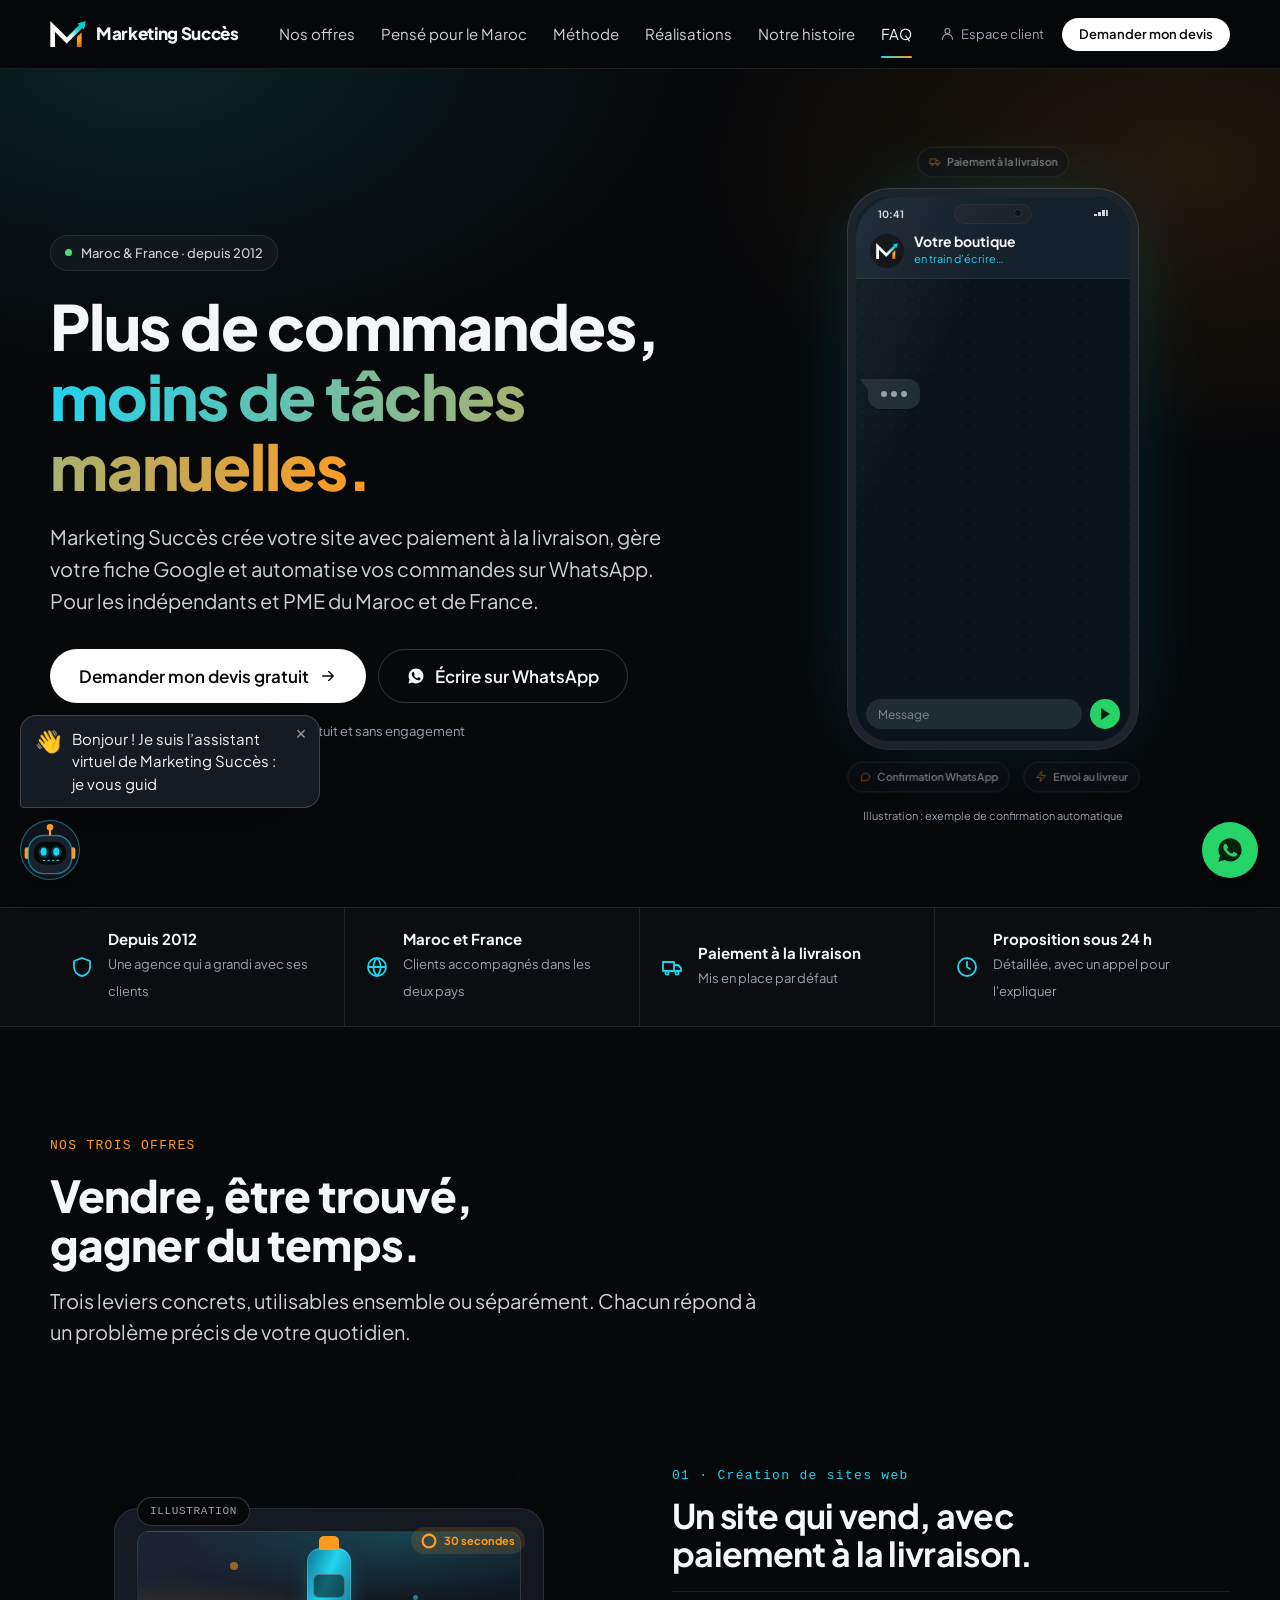
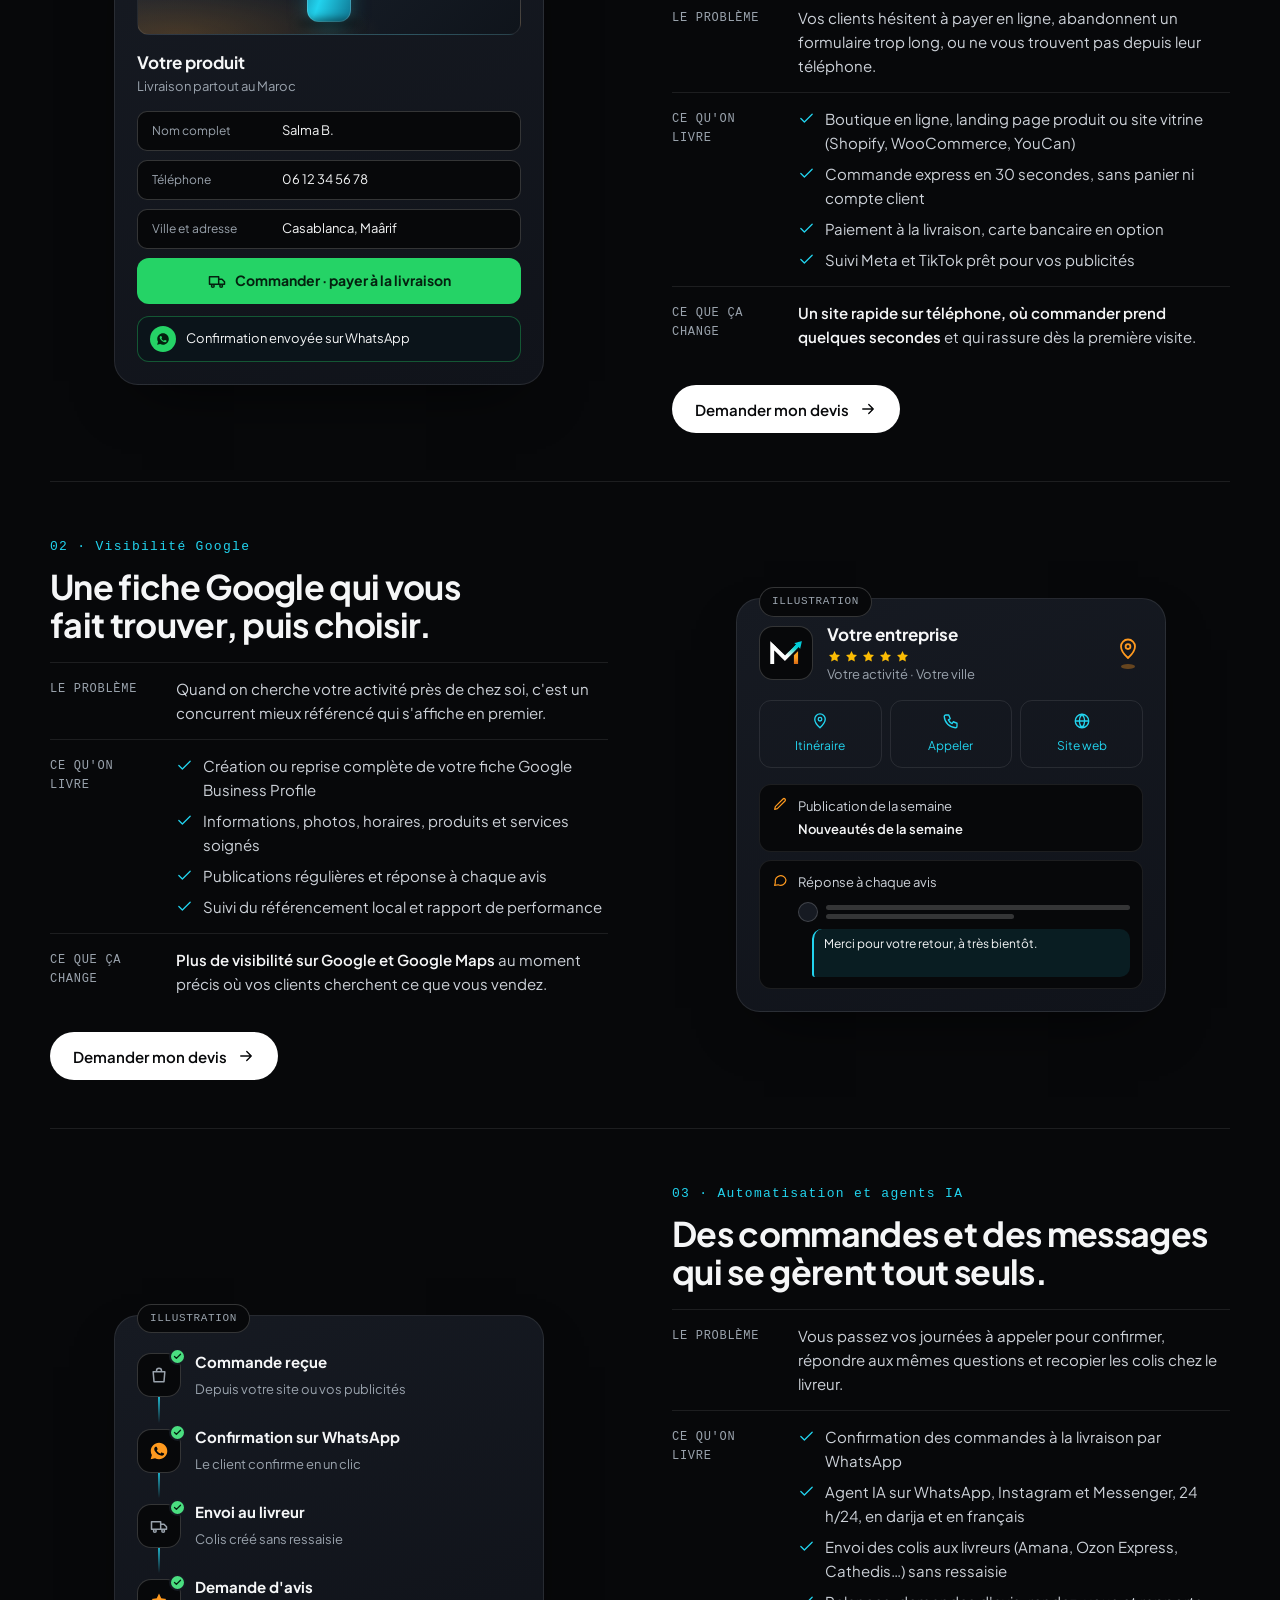
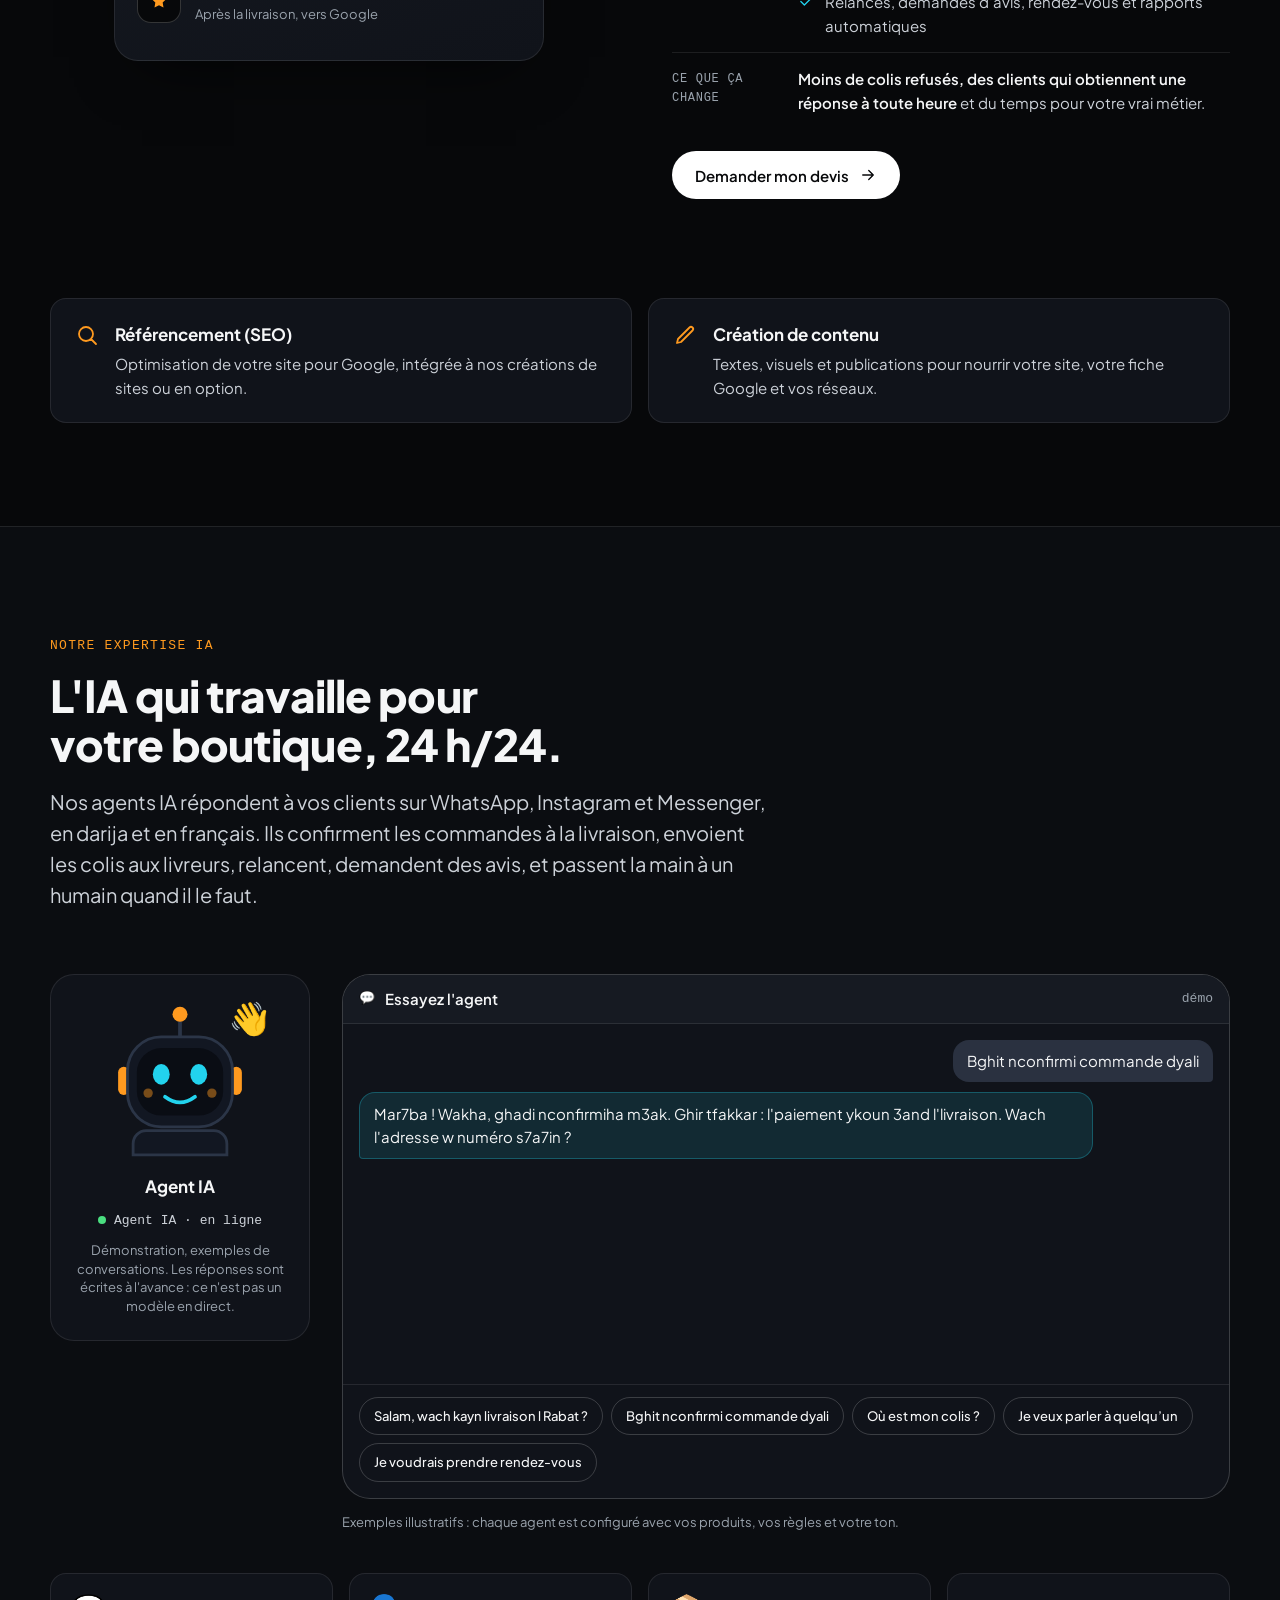
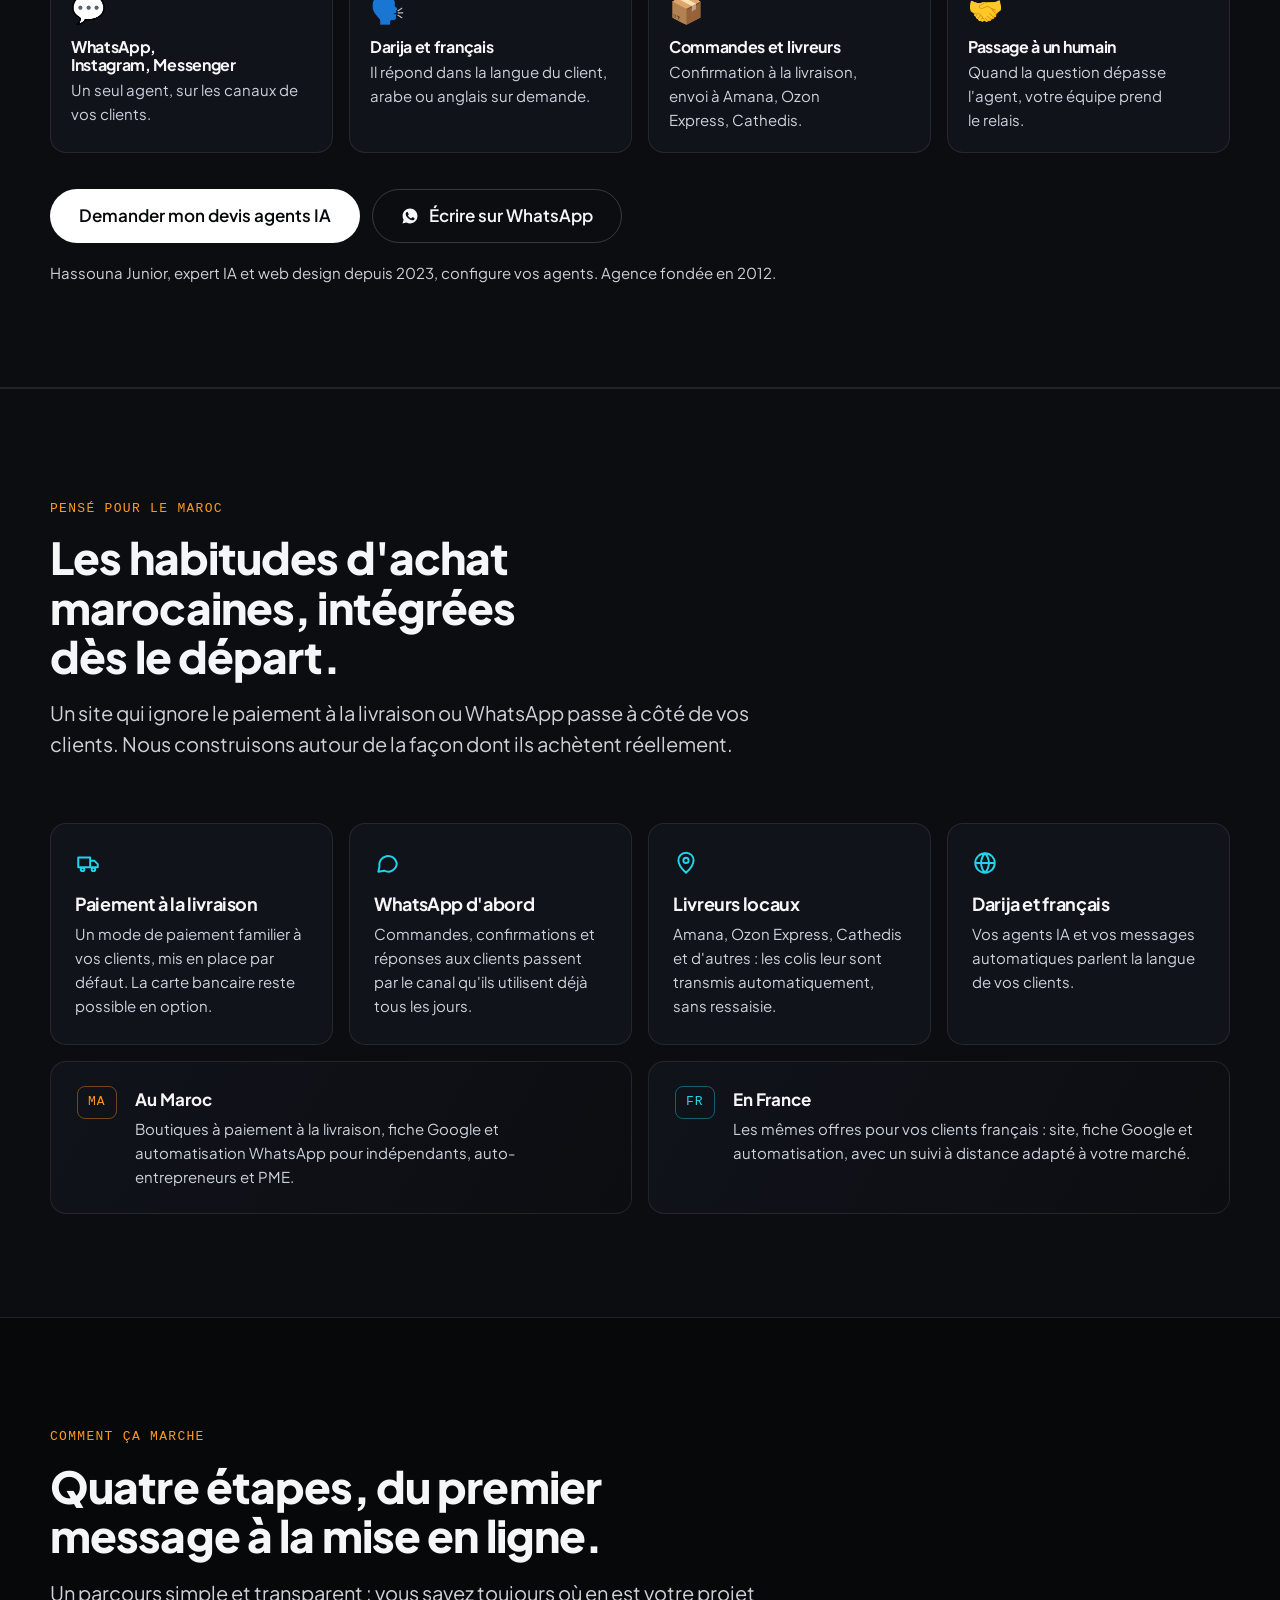
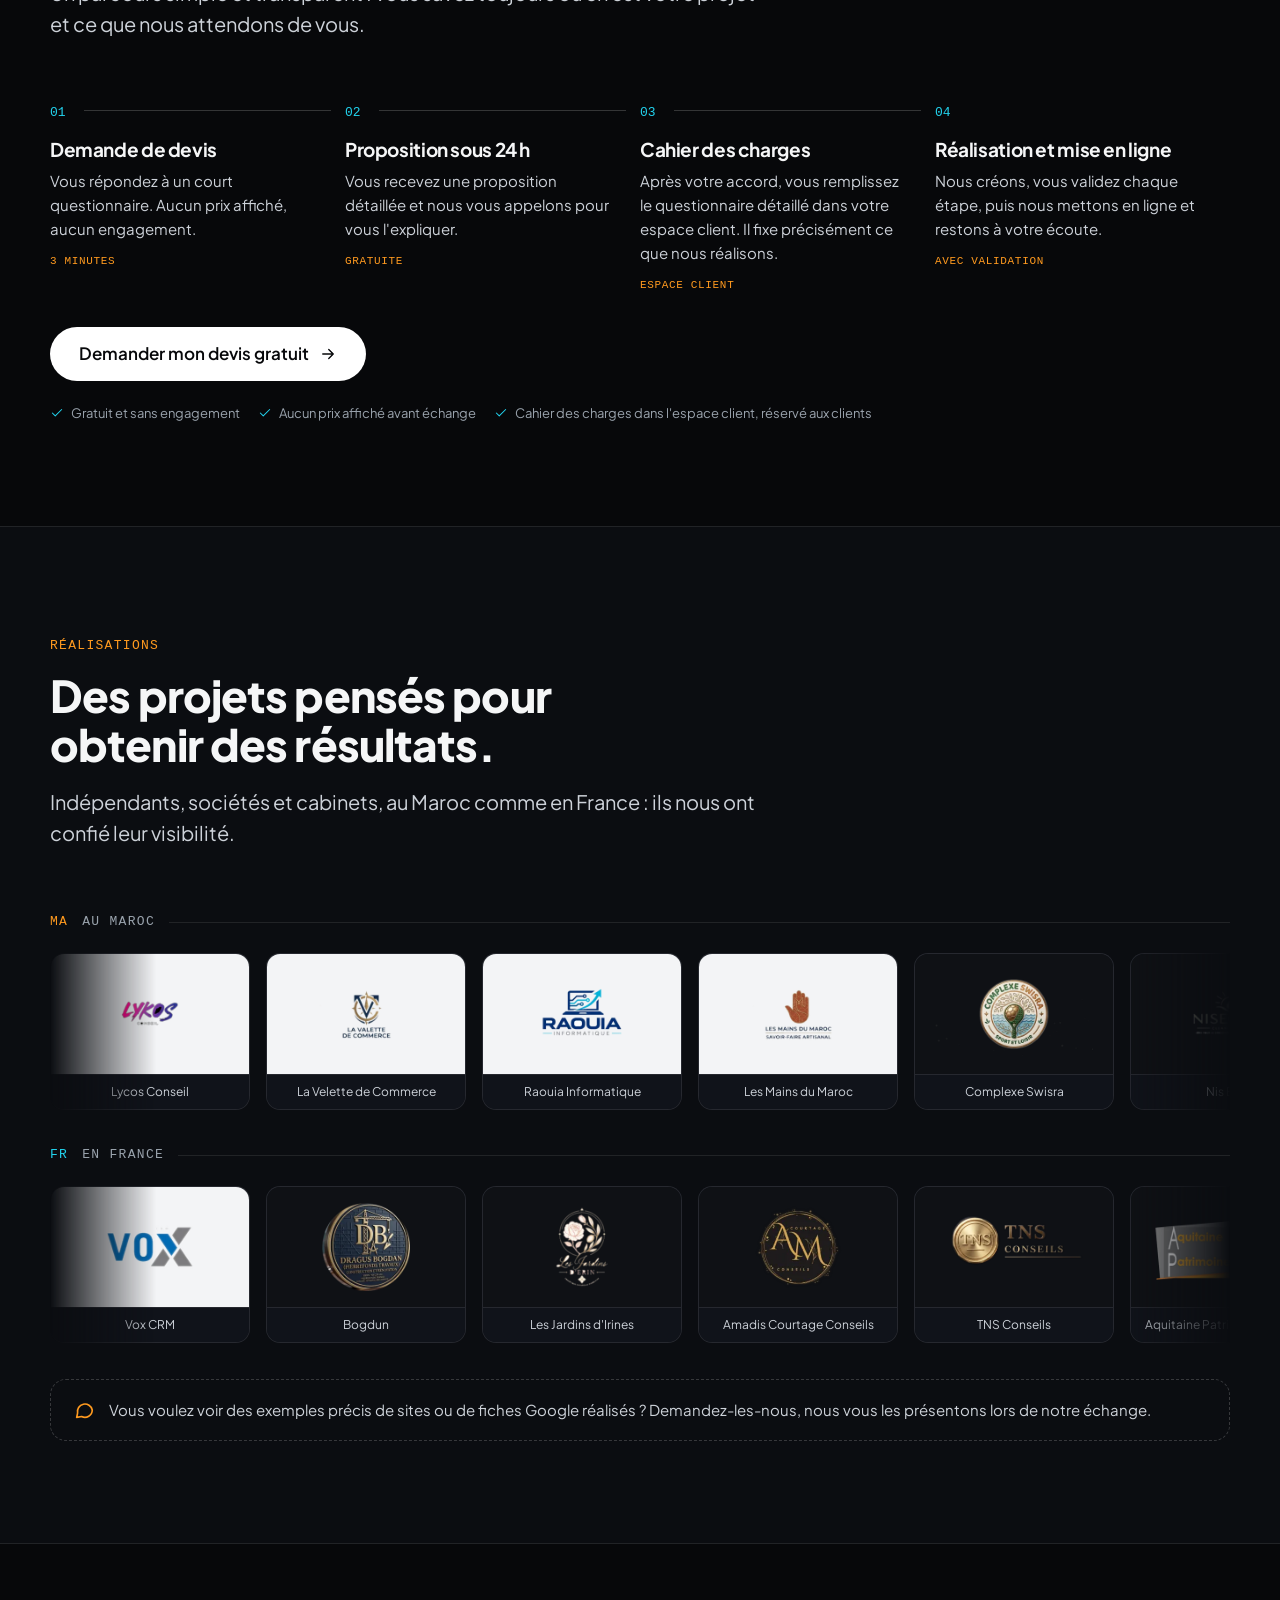
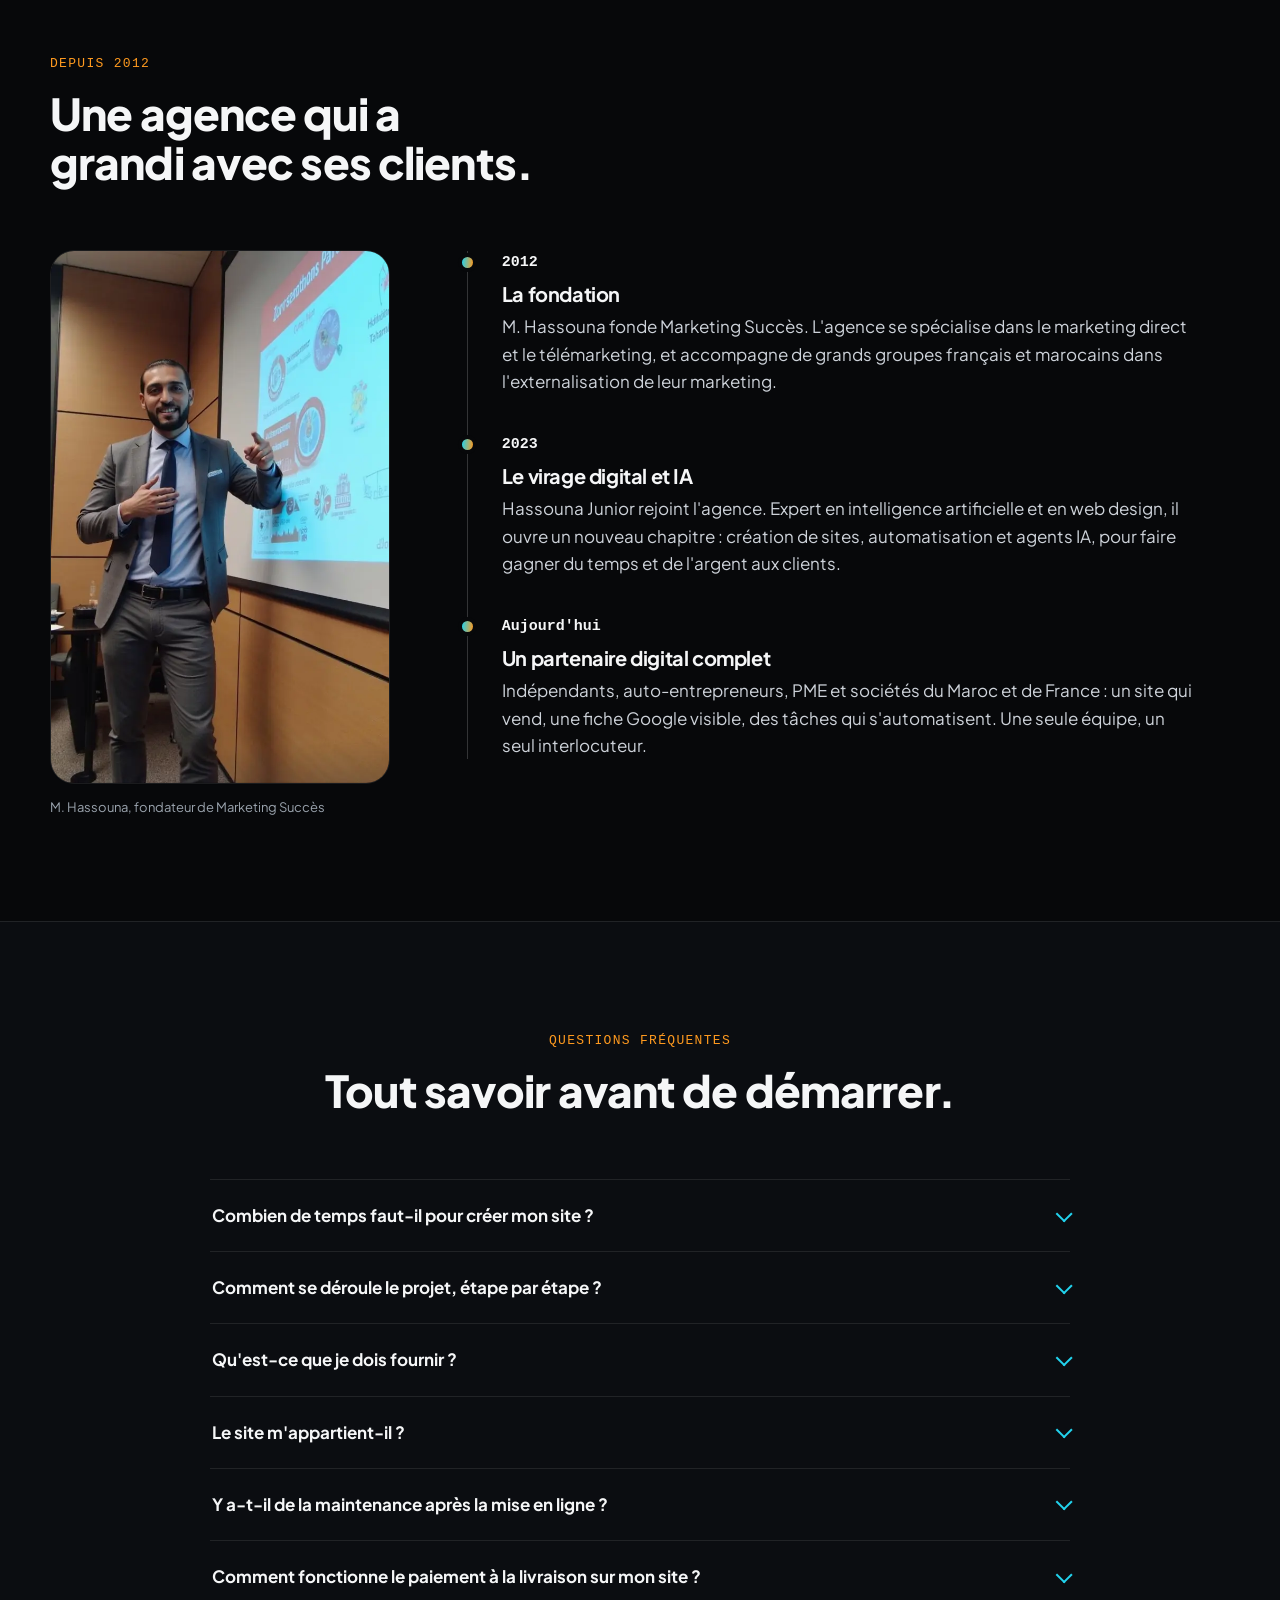
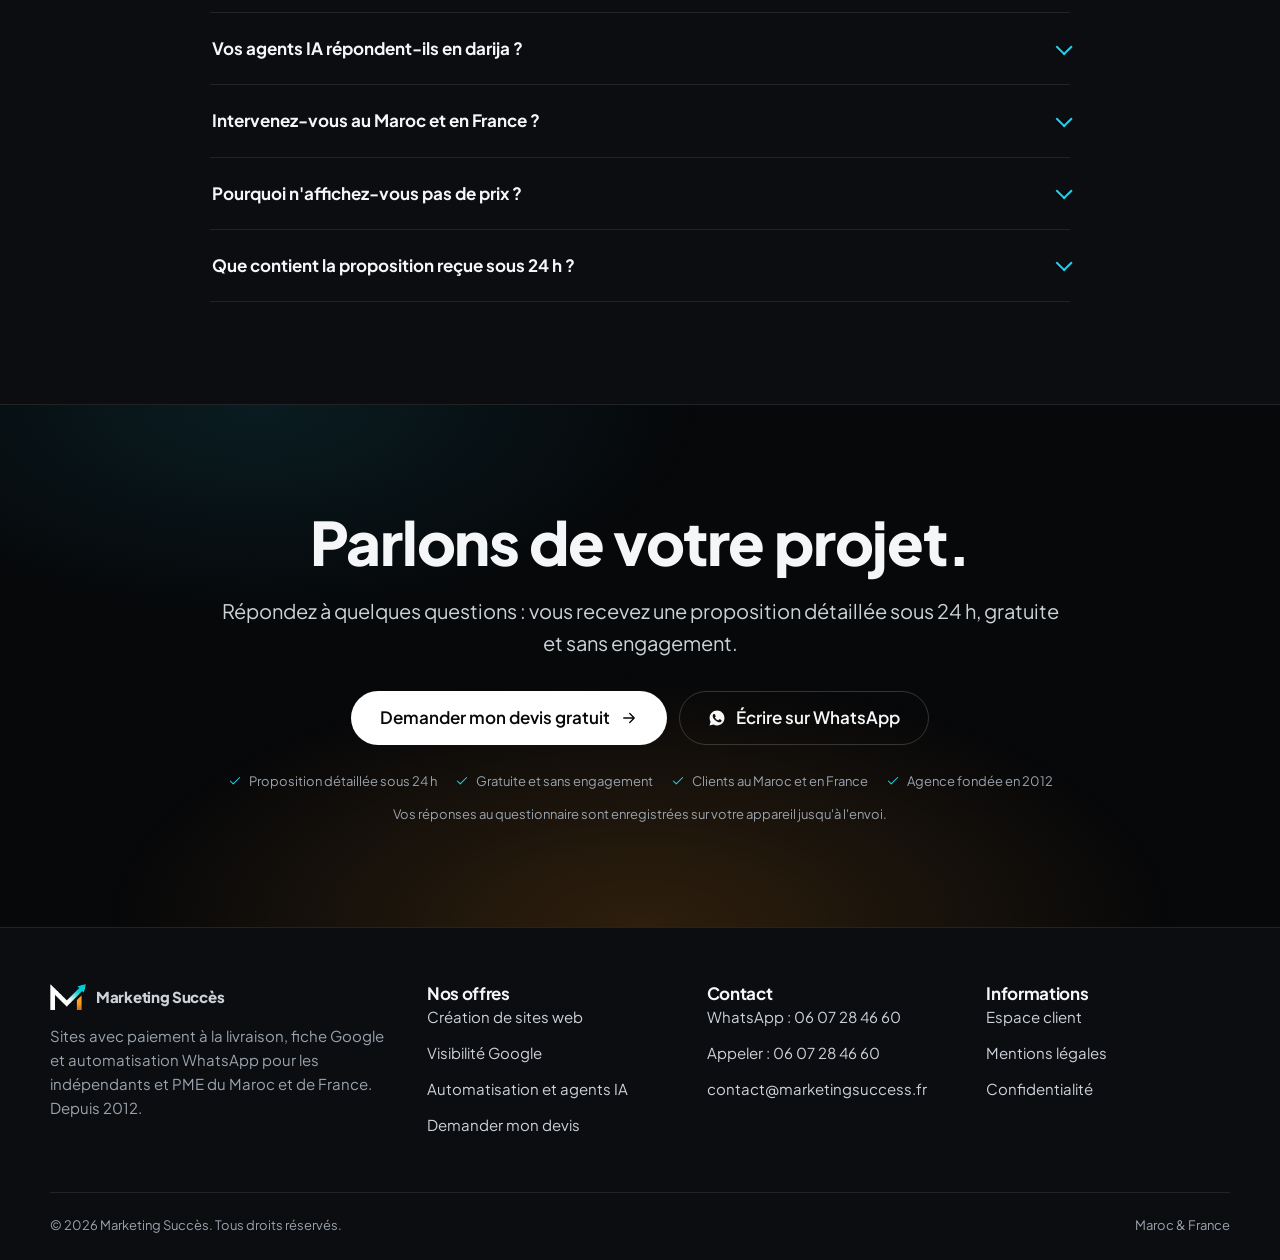
<file: index.html>
<!DOCTYPE html>
<html lang="fr">
<head>
<meta charset="UTF-8">
<meta name="viewport" content="width=device-width, initial-scale=1">
<title>Marketing Succès | Site e-commerce, Google et WhatsApp au Maroc</title>
<meta name="description" content="Site avec paiement à la livraison, fiche Google et commandes WhatsApp automatisées pour indépendants et PME du Maroc et de France. Proposition sous 24 h.">
<meta name="theme-color" content="#07080a">
<link rel="canonical" href="https://msmaroc.com/">
<link rel="alternate" hreflang="fr" href="https://msmaroc.com/">
<link rel="alternate" hreflang="x-default" href="https://msmaroc.com/">
<meta name="robots" content="index, follow, max-image-preview:large">
<link rel="icon" type="image/png" sizes="32x32" href="assets/favicon-32.png">
<link rel="icon" type="image/png" sizes="48x48" href="assets/favicon-48.png">
<link rel="apple-touch-icon" href="assets/apple-touch-icon.png">
<meta property="og:type" content="website">
<meta property="og:site_name" content="Marketing Succès">
<meta property="og:locale" content="fr_FR">
<meta property="og:url" content="https://msmaroc.com/">
<meta property="og:title" content="Marketing Succès | Site e-commerce, fiche Google et automatisation WhatsApp">
<meta property="og:description" content="Site avec paiement à la livraison, fiche Google et commandes confirmées automatiquement sur WhatsApp. Maroc et France. Proposition sous 24 h.">
<meta property="og:image" content="https://msmaroc.com/assets/og-image.jpg">
<meta property="og:image:width" content="1200">
<meta property="og:image:height" content="630">
<meta name="twitter:card" content="summary_large_image">
<meta name="twitter:title" content="Marketing Succès | Site e-commerce, fiche Google et automatisation WhatsApp">
<meta name="twitter:description" content="Site avec paiement à la livraison, fiche Google et commandes confirmées automatiquement sur WhatsApp. Maroc et France.">
<meta name="twitter:image" content="https://msmaroc.com/assets/og-image.jpg">
<script type="application/ld+json">
{
  "@context": "https://schema.org",
  "@graph": [
    {
      "@type": ["Organization", "ProfessionalService"],
      "@id": "https://msmaroc.com/#organization",
      "name": "Marketing Succès",
      "url": "https://msmaroc.com/",
      "logo": "https://msmaroc.com/assets/icon-192.png",
      "image": "https://msmaroc.com/assets/og-image.jpg",
      "description": "Agence de marketing digital fondée en 2012 : création de sites e-commerce avec paiement à la livraison, gestion de fiche Google Business Profile, automatisation et agents IA sur WhatsApp, pour les indépendants et PME du Maroc et de France.",
      "foundingDate": "2012",
      "founder": {"@type": "Person", "name": "Hassouna"},
      "telephone": "+212607284660",
      "email": "contact@marketingsuccess.fr",
      "areaServed": [{"@type": "Country", "name": "Maroc"}, {"@type": "Country", "name": "France"}],
      "knowsLanguage": ["fr", "ar"],
      "makesOffer": [
        {"@type": "Offer", "itemOffered": {"@type": "Service", "name": "Création de sites web et boutiques avec paiement à la livraison"}},
        {"@type": "Offer", "itemOffered": {"@type": "Service", "name": "Visibilité Google : fiche Google Business Profile"}},
        {"@type": "Offer", "itemOffered": {"@type": "Service", "name": "Automatisation et agents IA WhatsApp"}}
      ]
    },
    {
      "@type": "WebSite",
      "@id": "https://msmaroc.com/#website",
      "url": "https://msmaroc.com/",
      "name": "Marketing Succès",
      "inLanguage": "fr",
      "publisher": {"@id": "https://msmaroc.com/#organization"}
    }
  ]
}
</script>
<script type="application/ld+json">
{
  "@context": "https://schema.org",
  "@type": "FAQPage",
  "mainEntity": [
    {
      "@type": "Question",
      "name": "Combien de temps faut-il pour créer mon site ?",
      "acceptedAnswer": {
        "@type": "Answer",
        "text": "Cela dépend du nombre de produits, de pages et d'automatisations souhaités. Le délai précis vous est indiqué noir sur blanc dans la proposition que vous recevez sous 24 h, avant tout engagement."
      }
    },
    {
      "@type": "Question",
      "name": "Comment se déroule le projet, étape par étape ?",
      "acceptedAnswer": {
        "@type": "Answer",
        "text": "Vous demandez un devis, vous recevez une proposition détaillée sous 24 h et nous vous appelons pour l'expliquer. Si vous acceptez, vous remplissez le cahier des charges dans votre espace client, puis nous réalisons et vous validez chaque étape jusqu'à la mise en ligne."
      }
    },
    {
      "@type": "Question",
      "name": "Qu'est-ce que je dois fournir ?",
      "acceptedAnswer": {
        "@type": "Answer",
        "text": "Idéalement votre logo, vos photos, vos textes et la liste de vos produits avec leurs prix. Si vous n'avez pas tout, ce n'est pas bloquant : nous pouvons créer un logo, rédiger les textes ou prévoir un shooting. Le questionnaire de votre espace client liste précisément ce qui est utile."
      }
    },
    {
      "@type": "Question",
      "name": "Le site m'appartient-il ?",
      "acceptedAnswer": {
        "@type": "Answer",
        "text": "Les conditions concernant votre site, votre nom de domaine et vos comptes sont précisées dans la proposition, avant toute signature. Posez-nous la question lors de l'appel : nous répondons clairement."
      }
    },
    {
      "@type": "Question",
      "name": "Y a-t-il de la maintenance après la mise en ligne ?",
      "acceptedAnswer": {
        "@type": "Answer",
        "text": "Vous avez le choix : gérer votre site vous-même, avec une prise en main, ou nous confier la maintenance. L'option retenue figure dans votre proposition."
      }
    },
    {
      "@type": "Question",
      "name": "Comment fonctionne le paiement à la livraison sur mon site ?",
      "acceptedAnswer": {
        "@type": "Answer",
        "text": "Le client commande en une trentaine de secondes avec son nom, son téléphone, sa ville et son adresse. Il confirme sa commande sur WhatsApp, le colis part chez le livreur et il règle à la réception. La carte bancaire peut s'ajouter en option."
      }
    },
    {
      "@type": "Question",
      "name": "Vos agents IA répondent-ils en darija ?",
      "acceptedAnswer": {
        "@type": "Answer",
        "text": "Oui. Nos agents répondent en darija et en français, et aussi en arabe ou en anglais si vos clients le demandent. Vous choisissez le ton, et l'agent peut passer la main à une personne de votre équipe dans les cas que vous définissez."
      }
    },
    {
      "@type": "Question",
      "name": "Intervenez-vous au Maroc et en France ?",
      "acceptedAnswer": {
        "@type": "Answer",
        "text": "Oui. Nous accompagnons des indépendants, auto-entrepreneurs, PME et sociétés dans les deux pays, avec un suivi à distance adapté à chaque marché."
      }
    },
    {
      "@type": "Question",
      "name": "Pourquoi n'affichez-vous pas de prix ?",
      "acceptedAnswer": {
        "@type": "Answer",
        "text": "Chaque projet est différent : nombre de produits, de pages, d'automatisations. Après le questionnaire, nous établissons une proposition sur mesure avec le tarif et les modalités. Elle est gratuite et sans engagement."
      }
    },
    {
      "@type": "Question",
      "name": "Que contient la proposition reçue sous 24 h ?",
      "acceptedAnswer": {
        "@type": "Answer",
        "text": "Le détail de ce que nous réalisons, le calendrier et le tarif. Nous vous appelons ensuite pour la présenter et répondre à vos questions."
      }
    }
  ]
}
</script>
<link rel="preconnect" href="https://fonts.googleapis.com">
<link rel="preconnect" href="https://fonts.gstatic.com" crossorigin>
<link rel="preload" as="style" href="https://fonts.googleapis.com/css2?family=Plus+Jakarta+Sans:wght@400;500;600;700;800&display=swap" onload="this.onload=null;this.rel='stylesheet'">
<noscript><link rel="stylesheet" href="https://fonts.googleapis.com/css2?family=Plus+Jakarta+Sans:wght@400;500;600;700;800&display=swap"></noscript>
<link rel="stylesheet" href="css/site.css">
<link rel="stylesheet" href="css/hero-chat.css">
<link rel="stylesheet" href="css/logos.css">
<link rel="stylesheet" href="css/offer-demos.css">
<link rel="stylesheet" href="css/motion.css">
<link rel="stylesheet" href="css/ai-guide.css">
<link rel="stylesheet" href="css/ai-expertise.css">
<script>document.documentElement.classList.add('js');setTimeout(function(){if(!window.__ms)document.documentElement.classList.add('reveal-all')},3000)</script>
</head>
<body class="has-cta-bar">
<a class="skip" href="#contenu">Aller au contenu</a>

<svg width="0" height="0" style="position:absolute" aria-hidden="true" focusable="false">
  <symbol id="i-arrow" viewBox="0 0 24 24"><path d="M5 12h14M13 6l6 6-6 6"/></symbol>
  <symbol id="i-check" viewBox="0 0 24 24"><path d="M20 6 9 17l-5-5"/></symbol>
  <symbol id="i-truck" viewBox="0 0 24 24"><path d="M3 7h11v9H3zM14 10h4l3 3v3h-7M7 19.5a1.6 1.6 0 1 0 0-3.2 1.6 1.6 0 0 0 0 3.2zM17 19.5a1.6 1.6 0 1 0 0-3.2 1.6 1.6 0 0 0 0 3.2z"/></symbol>
  <symbol id="i-star" viewBox="0 0 24 24"><path d="M12 3l2.7 5.6 6.1.9-4.4 4.3 1 6.1L12 17l-5.4 2.9 1-6.1L3.2 9.5l6.1-.9z"/></symbol>
  <symbol id="i-pin" viewBox="0 0 24 24"><path d="M12 21s7-6.2 7-11.5A7 7 0 0 0 5 9.5C5 14.8 12 21 12 21zM12 12a2.4 2.4 0 1 0 0-4.8 2.4 2.4 0 0 0 0 4.8z"/></symbol>
  <symbol id="i-bolt" viewBox="0 0 24 24"><path d="M13 2 3 14h8l-1 8 10-12h-8z"/></symbol>
  <symbol id="i-clock" viewBox="0 0 24 24"><path d="M12 7v5l3 2M12 21a9 9 0 1 0 0-18 9 9 0 0 0 0 18z"/></symbol>
  <symbol id="i-globe" viewBox="0 0 24 24"><path d="M12 21a9 9 0 1 0 0-18 9 9 0 0 0 0 18zM3 12h18M12 3c2.4 2.6 3.6 5.7 3.6 9s-1.2 6.4-3.6 9c-2.4-2.6-3.6-5.7-3.6-9S9.6 5.6 12 3z"/></symbol>
  <symbol id="i-chat" viewBox="0 0 24 24"><path d="M21 12a8 8 0 0 1-11.6 7.1L4 20l1-4.6A8 8 0 1 1 21 12z"/></symbol>
  <symbol id="i-phone" viewBox="0 0 24 24"><path d="M5 4h4l2 5-2.5 1.5a11 11 0 0 0 5 5L15 13l5 2v4a2 2 0 0 1-2 2A16 16 0 0 1 3 6a2 2 0 0 1 2-2z"/></symbol>
  <symbol id="i-user" viewBox="0 0 24 24"><path d="M12 12a4 4 0 1 0 0-8 4 4 0 0 0 0 8zM4 21a8 8 0 0 1 16 0"/></symbol>
  <symbol id="i-shield" viewBox="0 0 24 24"><path d="M12 3l8 3v6c0 4.5-3.2 8-8 9-4.8-1-8-4.5-8-9V6z"/></symbol>
  <symbol id="i-bag" viewBox="0 0 24 24"><path d="M5 8h14l-1 12H6zM9 8V7a3 3 0 0 1 6 0v1"/></symbol>
  <symbol id="i-search" viewBox="0 0 24 24"><path d="M11 18a7 7 0 1 0 0-14 7 7 0 0 0 0 14zM21 21l-5-5"/></symbol>
  <symbol id="i-pen" viewBox="0 0 24 24"><path d="M4 20l1-4L16.5 4.5a2.1 2.1 0 0 1 3 3L8 19z"/></symbol>
  <symbol id="i-wa" viewBox="0 0 24 24"><path d="M12.04 2C6.58 2 2.13 6.45 2.13 11.91c0 1.75.46 3.45 1.32 4.95L2 22l5.25-1.38a9.9 9.9 0 0 0 4.79 1.22h.01c5.46 0 9.9-4.45 9.9-9.91C21.95 6.45 17.5 2 12.04 2Zm5.8 14.2c-.25.7-1.44 1.33-1.98 1.38-.53.05-1.03.24-3.46-.72-2.91-1.15-4.77-4.1-4.91-4.29-.15-.19-1.19-1.58-1.19-3.02 0-1.44.75-2.14 1.02-2.43.27-.29.59-.36.79-.36.2 0 .39 0 .56.01.18.01.42-.07.66.5.25.58.84 2.02.91 2.17.07.15.12.32.02.51-.1.19-.15.31-.3.48-.15.17-.31.38-.44.51-.15.15-.3.31-.13.6.17.29.76 1.25 1.63 2.03 1.12 1 2.06 1.31 2.35 1.46.29.15.46.12.63-.07.17-.19.73-.85.92-1.14.19-.29.39-.24.66-.15.27.1 1.7.8 1.99.95.29.15.48.22.55.34.07.12.07.69-.18 1.39Z"/></symbol>
</svg>

<header class="site-header">
  <div class="wrap nav">
    <a class="brand" href="index.html" aria-label="Marketing Succès, accueil"><img src="assets/logo-mark.webp" alt="" width="36" height="26"><span>Marketing Succès</span></a>
    <nav class="nav-links" id="nav-links" aria-label="Navigation principale">
      <a href="#offres">Nos offres</a>
      <a href="#maroc">Pensé pour le Maroc</a>
      <a href="#methode">Méthode</a>
      <a href="#realisations">Réalisations</a>
      <a href="#histoire">Notre histoire</a>
      <a href="#faq">FAQ</a>
      <a href="espace-client.html" class="only-m">Espace client</a>
    </nav>
    <div class="nav-right">
      <a class="nav-client" href="espace-client.html"><svg class="ico" aria-hidden="true"><use href="#i-user"/></svg>Espace client</a>
      <a class="btn primary small" href="devis.html" data-loc="header">Demander mon devis</a>
      <button class="nav-toggle" type="button" aria-label="Ouvrir le menu" aria-expanded="false" aria-controls="nav-links"><span></span></button>
    </div>
  </div>
</header>

<main id="contenu">

  <!-- ========== HERO ========== -->
  <section class="hero">
    <div class="wrap hero-grid">
      <div>
        <p class="badge rise" style="--i:0"><i></i>Maroc &amp; France · depuis 2012</p>
        <h1 class="rise" style="--i:1">Plus de commandes, <span class="grad">moins de tâches manuelles.</span></h1>
        <p class="lead rise" style="--i:2">Marketing Succès crée votre site avec paiement à la livraison, gère votre fiche Google et automatise vos commandes sur WhatsApp. Pour les indépendants et PME du Maroc et de France.</p>
        <div class="hero-cta rise" style="--i:3">
          <a class="btn primary lg" href="devis.html" data-loc="hero">Demander mon devis gratuit <svg class="ico" aria-hidden="true"><use href="#i-arrow"/></svg></a>
          <a class="btn ghost lg" href="https://wa.me/212607284660?text=Bonjour%20Marketing%20Succ%C3%A8s%2C%20je%20souhaite%20en%20savoir%20plus%20sur%20vos%20services." target="_blank" rel="noopener" data-loc="hero"><svg class="ico ico-fill" aria-hidden="true"><use href="#i-wa"/></svg>Écrire sur WhatsApp</a>
        </div>
        <p class="hero-note rise" style="--i:4">
          <span><svg class="ico" aria-hidden="true"><use href="#i-clock"/></svg>Proposition détaillée sous 24 h</span>
          <span><svg class="ico" aria-hidden="true"><use href="#i-check"/></svg>Gratuit et sans engagement</span>
        </p>
      </div>

      <div class="hero-visual rise" style="--i:3" id="hero-visual">
        <div class="phone" role="img" aria-label="Illustration : conversation WhatsApp. La boutique écrit : Bonjour, votre commande est bien reçue. Confirmez-vous la livraison ? Vous payez à la réception. Le client répond : Oui, je confirme. La boutique : Merci. Votre colis est transmis au livreur.">
          <div class="phone-status" aria-hidden="true"><span>10:41</span><i class="sig"></i></div>
          <div class="phone-bar">
            <span class="phone-av"><img src="assets/logo-mark.webp" alt="" width="22" height="16"></span>
            <div><b>Votre boutique</b><small data-status>en ligne</small></div>
          </div>
          <div class="chat" aria-hidden="true">
            <div class="msg in" data-k="0"><i class="dots"><b></b><b></b><b></b></i><span class="t">Bonjour, votre commande est bien reçue. Confirmez-vous la livraison ? Vous payez à la réception.</span><small>10:42</small></div>
            <div class="msg out" data-k="1"><span class="t">Oui, je confirme <span class="ok">✓</span></span><small>10:42<svg class="tk" viewBox="0 0 16 11" width="14" height="10"><path class="k1" d="M1 6l3.5 3.5L11 1.5"/><path class="k2" d="M6 9.5L14 1.5"/></svg></small></div>
            <div class="msg in" data-k="2"><i class="dots"><b></b><b></b><b></b></i><span class="t">Merci. Votre colis est transmis au livreur.</span><small>10:43</small></div>
          </div>
          <div class="composer" aria-hidden="true"><span class="field"><span class="typed" data-typed></span></span><i class="send"></i></div>
          <i class="glare" aria-hidden="true"></i>
        </div>
        <span class="chip-float a" data-chip="a"><svg class="ico" aria-hidden="true"><use href="#i-truck"/></svg>Paiement à la livraison</span>
        <span class="chip-float b" data-chip="b"><svg class="ico" aria-hidden="true"><use href="#i-chat"/></svg>Confirmation WhatsApp</span>
        <span class="chip-float c" data-chip="c"><svg class="ico" aria-hidden="true"><use href="#i-bolt"/></svg>Envoi au livreur</span>
        <span class="caption">Illustration : exemple de confirmation automatique</span>
      </div>
    </div>
  </section>

  <div class="facts" aria-label="En bref">
    <div class="wrap facts-row">
      <div class="fact"><svg class="ico" aria-hidden="true"><use href="#i-shield"/></svg><div><b>Depuis 2012</b><span>Une agence qui a grandi avec ses clients</span></div></div>
      <div class="fact"><svg class="ico" aria-hidden="true"><use href="#i-globe"/></svg><div><b>Maroc et France</b><span>Clients accompagnés dans les deux pays</span></div></div>
      <div class="fact"><svg class="ico" aria-hidden="true"><use href="#i-truck"/></svg><div><b>Paiement à la livraison</b><span>Mis en place par défaut</span></div></div>
      <div class="fact"><svg class="ico" aria-hidden="true"><use href="#i-clock"/></svg><div><b>Proposition sous 24 h</b><span>Détaillée, avec un appel pour l'expliquer</span></div></div>
    </div>
  </div>

  <!-- ========== OFFRES ========== -->
  <section class="section" id="offres">
    <div class="wrap">
      <div class="sec-head reveal">
        <span class="eyebrow">Nos trois offres</span>
        <h2>Vendre, être trouvé, gagner du temps.</h2>
        <p>Trois leviers concrets, utilisables ensemble ou séparément. Chacun répond à un problème précis de votre quotidien.</p>
      </div>

      <article class="offer reveal">
        <div>
          <span class="offer-num">01 · Création de sites web</span>
          <h3>Un site qui vend, avec paiement à la livraison.</h3>
          <dl>
            <div class="offer-row"><dt>Le problème</dt><dd>Vos clients hésitent à payer en ligne, abandonnent un formulaire trop long, ou ne vous trouvent pas depuis leur téléphone.</dd></div>
            <div class="offer-row"><dt>Ce qu'on livre</dt><dd><ul class="ticks">
              <li><svg class="ico" aria-hidden="true"><use href="#i-check"/></svg>Boutique en ligne, landing page produit ou site vitrine (Shopify, WooCommerce, YouCan)</li>
              <li><svg class="ico" aria-hidden="true"><use href="#i-check"/></svg>Commande express en 30 secondes, sans panier ni compte client</li>
              <li><svg class="ico" aria-hidden="true"><use href="#i-check"/></svg>Paiement à la livraison, carte bancaire en option</li>
              <li><svg class="ico" aria-hidden="true"><use href="#i-check"/></svg>Suivi Meta et TikTok prêt pour vos publicités</li>
            </ul></dd></div>
            <div class="offer-row"><dt>Ce que ça change</dt><dd><strong>Un site rapide sur téléphone, où commander prend quelques secondes</strong> et qui rassure dès la première visite.</dd></div>
          </dl>
          <div class="offer-cta"><a class="btn primary" href="devis.html?offre=web" data-loc="offre-web">Demander mon devis <svg class="ico" aria-hidden="true"><use href="#i-arrow"/></svg></a></div>
        </div>
        <div class="offer-media">
          <div class="vis" data-demo="order" role="img" aria-label="Illustration animée : un client remplit le formulaire de commande express, valide, puis reçoit une confirmation sur WhatsApp (paiement à la livraison)">
            <span class="vis-tag">Illustration</span>
            <span class="speed" aria-hidden="true"><svg class="ring" viewBox="0 0 20 20"><circle class="rt" cx="10" cy="10" r="8"/><circle class="rf" cx="10" cy="10" r="8"/></svg>30 secondes</span>
            <div class="stage" aria-hidden="true">
              <div class="d1-prod"><span class="d1-dot a"></span><span class="d1-dot b"></span><span class="d1-bot"><i></i></span><span class="d1-sh"></span></div>
              <div class="shop-title">Votre produit</div>
              <div class="shop-sub">Livraison partout au Maroc</div>
              <div class="fake-field" style="--at:.5s;--w:.7s"><small>Nom complet</small><span class="tx" data-at="500" data-ms="70">Salma B.</span></div>
              <div class="fake-field" style="--at:1.4s;--w:.9s"><small>Téléphone</small><span class="tx" data-at="1400" data-ms="55">06 12 34 56 78</span></div>
              <div class="fake-field" style="--at:2.5s;--w:1s"><small>Ville et adresse</small><span class="tx" data-at="2500" data-ms="50">Casablanca, Maârif</span></div>
              <div class="d1-act">
                <div class="fake-btn"><span class="b-lbl"><svg class="ico" aria-hidden="true"><use href="#i-truck"/></svg>Commander · payer à la livraison</span><span class="b-load"><i></i></span><span class="b-ok"><svg viewBox="0 0 24 24"><path d="M5 12.5l4.5 4.5L19 7.5"/></svg>Commande confirmée</span></div>
                <span class="d1-cur"></span>
              </div>
              <div class="d1-notif"><span class="wi"><svg class="ico ico-fill"><use href="#i-wa"/></svg></span>Confirmation envoyée sur WhatsApp</div>
            </div>
          </div>
        </div>
      </article>

      <article class="offer reveal">
        <div>
          <span class="offer-num">02 · Visibilité Google</span>
          <h3>Une fiche Google qui vous fait trouver, puis choisir.</h3>
          <dl>
            <div class="offer-row"><dt>Le problème</dt><dd>Quand on cherche votre activité près de chez soi, c'est un concurrent mieux référencé qui s'affiche en premier.</dd></div>
            <div class="offer-row"><dt>Ce qu'on livre</dt><dd><ul class="ticks">
              <li><svg class="ico" aria-hidden="true"><use href="#i-check"/></svg>Création ou reprise complète de votre fiche Google Business Profile</li>
              <li><svg class="ico" aria-hidden="true"><use href="#i-check"/></svg>Informations, photos, horaires, produits et services soignés</li>
              <li><svg class="ico" aria-hidden="true"><use href="#i-check"/></svg>Publications régulières et réponse à chaque avis</li>
              <li><svg class="ico" aria-hidden="true"><use href="#i-check"/></svg>Suivi du référencement local et rapport de performance</li>
            </ul></dd></div>
            <div class="offer-row"><dt>Ce que ça change</dt><dd><strong>Plus de visibilité sur Google et Google Maps</strong> au moment précis où vos clients cherchent ce que vous vendez.</dd></div>
          </dl>
          <div class="offer-cta"><a class="btn primary" href="devis.html?offre=google" data-loc="offre-google">Demander mon devis <svg class="ico" aria-hidden="true"><use href="#i-arrow"/></svg></a></div>
        </div>
        <div class="offer-media">
          <div class="vis" data-demo="google" role="img" aria-label="Illustration animée : une fiche Google Business Profile se complète, avec étoiles, actions, publication de la semaine et réponse à un avis">
            <span class="vis-tag">Illustration</span>
            <div class="stage" aria-hidden="true">
            <div class="gcard-top">
              <span class="g-pin"><svg class="ico"><use href="#i-pin"/></svg></span>
              <span class="gcard-logo"><img src="assets/logo-mark.webp" alt="" width="32" height="23"></span>
              <div>
                <div class="gcard-name">Votre entreprise</div>
                <div class="stars" aria-hidden="true"><svg class="ico ico-fill"><use href="#i-star"/></svg><svg class="ico ico-fill"><use href="#i-star"/></svg><svg class="ico ico-fill"><use href="#i-star"/></svg><svg class="ico ico-fill"><use href="#i-star"/></svg><svg class="ico ico-fill"><use href="#i-star"/></svg></div>
                <div class="gcard-meta">Votre activité · Votre ville</div>
              </div>
            </div>
            <div class="gcard-actions">
              <span><svg class="ico" aria-hidden="true"><use href="#i-pin"/></svg>Itinéraire</span>
              <span><svg class="ico" aria-hidden="true"><use href="#i-phone"/></svg>Appeler</span>
              <span><svg class="ico" aria-hidden="true"><use href="#i-globe"/></svg>Site web</span>
            </div>
            <div class="gcard-line"><svg class="ico" aria-hidden="true"><use href="#i-pen"/></svg><span class="gl-body">Publication de la semaine<em class="tx" data-at="3500" data-ms="45">Nouveautés de la semaine</em></span></div>
            <div class="gcard-line"><svg class="ico" aria-hidden="true"><use href="#i-chat"/></svg><span class="gl-body">Réponse à chaque avis
              <span class="g-rev"><span class="av"></span><span class="bars"><i></i><i></i></span></span>
              <span class="g-rep tx" data-at="5500" data-ms="38">Merci pour votre retour, à très bientôt.</span></span></div>
            </div>
          </div>
        </div>
      </article>

      <article class="offer reveal">
        <div>
          <span class="offer-num">03 · Automatisation et agents IA</span>
          <h3>Des commandes et des messages qui se gèrent tout seuls.</h3>
          <dl>
            <div class="offer-row"><dt>Le problème</dt><dd>Vous passez vos journées à appeler pour confirmer, répondre aux mêmes questions et recopier les colis chez le livreur.</dd></div>
            <div class="offer-row"><dt>Ce qu'on livre</dt><dd><ul class="ticks">
              <li><svg class="ico" aria-hidden="true"><use href="#i-check"/></svg>Confirmation des commandes à la livraison par WhatsApp</li>
              <li><svg class="ico" aria-hidden="true"><use href="#i-check"/></svg>Agent IA sur WhatsApp, Instagram et Messenger, 24 h/24, en darija et en français</li>
              <li><svg class="ico" aria-hidden="true"><use href="#i-check"/></svg>Envoi des colis aux livreurs (Amana, Ozon Express, Cathedis…) sans ressaisie</li>
              <li><svg class="ico" aria-hidden="true"><use href="#i-check"/></svg>Relances, demandes d'avis, rendez-vous et rapports automatiques</li>
            </ul></dd></div>
            <div class="offer-row"><dt>Ce que ça change</dt><dd><strong>Moins de colis refusés, des clients qui obtiennent une réponse à toute heure</strong> et du temps pour votre vrai métier.</dd></div>
          </dl>
          <div class="offer-cta"><a class="btn primary" href="devis.html?offre=ia" data-loc="offre-ia">Demander mon devis <svg class="ico" aria-hidden="true"><use href="#i-arrow"/></svg></a></div>
        </div>
        <div class="offer-media">
          <div class="vis" data-demo="flow" role="img" aria-label="Illustration animée : enchaînement automatique commande, confirmation WhatsApp, envoi au livreur, demande d'avis">
            <span class="vis-tag">Illustration</span>
            <div class="flow stage" aria-hidden="true">
              <div class="flow-step"><span class="flow-dot"><svg class="ico" aria-hidden="true"><use href="#i-bag"/></svg><i class="chk"><svg class="ico"><use href="#i-check"/></svg></i></span><div><b>Commande reçue</b><span>Depuis votre site ou vos publicités</span></div><i class="pkt"></i></div>
              <div class="flow-step"><span class="flow-dot"><svg class="ico ico-fill" aria-hidden="true"><use href="#i-wa"/></svg><i class="chk"><svg class="ico"><use href="#i-check"/></svg></i></span><div><b>Confirmation sur WhatsApp</b><span>Le client confirme en un clic</span></div><i class="pkt"></i></div>
              <div class="flow-step"><span class="flow-dot"><svg class="ico" aria-hidden="true"><use href="#i-truck"/></svg><i class="chk"><svg class="ico"><use href="#i-check"/></svg></i></span><div><b>Envoi au livreur</b><span>Colis créé sans ressaisie</span></div><i class="pkt"></i></div>
              <div class="flow-step"><span class="flow-dot"><svg class="ico ico-fill" aria-hidden="true"><use href="#i-star"/></svg><i class="chk"><svg class="ico"><use href="#i-check"/></svg></i></span><div><b>Demande d'avis</b><span>Après la livraison, vers Google</span></div></div>
            </div>
          </div>
        </div>
      </article>

      <div class="also reveal">
        <div class="also-card"><svg class="ico" aria-hidden="true"><use href="#i-search"/></svg><div><b>Référencement (SEO)</b><p>Optimisation de votre site pour Google, intégrée à nos créations de sites ou en option.</p></div></div>
        <div class="also-card"><svg class="ico" aria-hidden="true"><use href="#i-pen"/></svg><div><b>Création de contenu</b><p>Textes, visuels et publications pour nourrir votre site, votre fiche Google et vos réseaux.</p></div></div>
      </div>
    </div>
  </section>

  <!-- ========== EXPERTISE IA ========== -->
  <section class="section alt" id="ia">
    <div class="wrap">
      <div class="sec-head reveal">
        <span class="eyebrow">Notre expertise IA</span>
        <h2>L'IA qui travaille pour votre boutique, 24 h/24.</h2>
        <p>Nos agents IA répondent à vos clients sur WhatsApp, Instagram et Messenger, en darija et en français. Ils confirment les commandes à la livraison, envoient les colis aux livreurs, relancent, demandent des avis, et passent la main à un humain quand il le faut.</p>
      </div>
      <div class="ia-demo reveal">
        <div class="ia-stage">
          <div class="ia-avwrap">
            <svg class="ia-av" viewBox="0 0 160 170" aria-hidden="true" focusable="false">
              <g class="ia-body">
                <path d="M80 40V24" stroke="#2b3547" stroke-width="4" stroke-linecap="round"/>
                <circle class="ia-ant" cx="80" cy="16" r="8" fill="#ff9a1f"/>
                <rect x="14" y="72" width="12" height="30" rx="6" fill="#ff9a1f"/>
                <rect x="134" y="72" width="12" height="30" rx="6" fill="#ff9a1f"/>
                <path d="M44 140h72a14 14 0 0 1 14 14v12H30v-12a14 14 0 0 1 14-14z" fill="#121722" stroke="#2b3547" stroke-width="3"/>
                <rect x="24" y="40" width="112" height="96" rx="36" fill="#121722" stroke="#2b3547" stroke-width="3"/>
                <rect x="34" y="52" width="92" height="72" rx="26" fill="#0a0d14"/>
                <ellipse class="ia-eye" cx="60" cy="80" rx="9" ry="11" fill="#22d3ee"/>
                <ellipse class="ia-eye" cx="100" cy="80" rx="9" ry="11" fill="#22d3ee"/>
                <circle cx="46" cy="100" r="5" fill="#ff9a1f" opacity=".45"/>
                <circle cx="114" cy="100" r="5" fill="#ff9a1f" opacity=".45"/>
                <path class="ia-smile" d="M64 104q16 12 32 0" fill="none" stroke="#22d3ee" stroke-width="4" stroke-linecap="round"/>
                <g class="ia-mouth" fill="#ff9a1f"><rect class="ia-b" x="60" y="104" width="5" height="12" rx="2.5"/><rect class="ia-b" x="70" y="104" width="5" height="12" rx="2.5"/><rect class="ia-b" x="80" y="104" width="5" height="12" rx="2.5"/><rect class="ia-b" x="90" y="104" width="5" height="12" rx="2.5"/><rect class="ia-b" x="100" y="104" width="5" height="12" rx="2.5"/></g>
              </g>
            </svg>
            <span class="ia-react wave" aria-hidden="true">&#x1F44B;</span>
          </div>
          <div class="ia-name">Agent IA</div>
          <div class="ia-status"><i aria-hidden="true"></i>Agent IA · en ligne</div>
          <p class="ia-small">Démonstration, exemples de conversations. Les réponses sont écrites à l'avance : ce n'est pas un modèle en direct.</p>
        </div>
        <div>
          <div class="ia-phone">
            <div class="ia-bar"><span style="margin:0" aria-hidden="true">&#x1F4AC;</span>Essayez l'agent<span>démo</span></div>
            <div class="ia-log" role="log" aria-live="polite" aria-label="Conversation de démonstration" tabindex="0">
              <div class="ia-m u">Bghit nconfirmi commande dyali</div>
              <div class="ia-m a">Mar7ba ! Wakha, ghadi nconfirmiha m3ak. Ghir tfakkar : l'paiement ykoun 3and l'livraison. Wach l'adresse w numéro s7a7in ?</div>
            </div>
            <div class="ia-chips" role="group" aria-label="Questions clients à essayer"></div>
          </div>
          <p class="ia-note">Exemples illustratifs : chaque agent est configuré avec vos produits, vos règles et votre ton.</p>
        </div>
      </div>
      <ul class="ia-caps">
        <li class="card reveal" style="--i:0"><span class="ia-ico" aria-hidden="true" style="--i:0">&#x1F4AC;</span><div><h3>WhatsApp, Instagram, Messenger</h3><p>Un seul agent, sur les canaux de vos clients.</p></div></li>
        <li class="card reveal" style="--i:1"><span class="ia-ico" aria-hidden="true" style="--i:1">&#x1F5E3;&#xFE0F;</span><div><h3>Darija et français</h3><p>Il répond dans la langue du client, arabe ou anglais sur demande.</p></div></li>
        <li class="card reveal" style="--i:2"><span class="ia-ico" aria-hidden="true" style="--i:2">&#x1F4E6;</span><div><h3>Commandes et livreurs</h3><p>Confirmation à la livraison, envoi à Amana, Ozon Express, Cathedis.</p></div></li>
        <li class="card reveal" style="--i:3"><span class="ia-ico" aria-hidden="true" style="--i:3">&#x1F91D;</span><div><h3>Passage à un humain</h3><p>Quand la question dépasse l'agent, votre équipe prend le relais.</p></div></li>
      </ul>
      <div class="ia-cta reveal">
        <a class="btn primary lg" href="devis.html?offre=ia" data-loc="ia-section">Demander mon devis agents IA</a>
        <a class="btn ghost lg" href="https://wa.me/212607284660?text=Bonjour%20Marketing%20Succ%C3%A8s%2C%20je%20souhaite%20en%20savoir%20plus%20sur%20vos%20agents%20IA." target="_blank" rel="noopener" data-loc="ia-section"><svg class="ico ico-fill" aria-hidden="true"><use href="#i-wa"/></svg>Écrire sur WhatsApp</a>
      </div>
      <p class="ia-honest">Hassouna Junior, expert IA et web design depuis 2023, configure vos agents. Agence fondée en 2012.</p>
    </div>
  </section>

  <!-- ========== MAROC (+ FRANCE) ========== -->
  <section class="section alt" id="maroc">
    <div class="wrap">
      <div class="sec-head reveal">
        <span class="eyebrow">Pensé pour le Maroc</span>
        <h2>Les habitudes d'achat marocaines, intégrées dès le départ.</h2>
        <p>Un site qui ignore le paiement à la livraison ou WhatsApp passe à côté de vos clients. Nous construisons autour de la façon dont ils achètent réellement.</p>
      </div>
      <div class="maroc-grid">
        <div class="card reveal" style="--d:0"><svg class="ico" aria-hidden="true"><use href="#i-truck"/></svg><h3>Paiement à la livraison</h3><p>Un mode de paiement familier à vos clients, mis en place par défaut. La carte bancaire reste possible en option.</p></div>
        <div class="card reveal" style="--d:1"><svg class="ico" aria-hidden="true"><use href="#i-chat"/></svg><h3>WhatsApp d'abord</h3><p>Commandes, confirmations et réponses aux clients passent par le canal qu'ils utilisent déjà tous les jours.</p></div>
        <div class="card reveal" style="--d:2"><svg class="ico" aria-hidden="true"><use href="#i-pin"/></svg><h3>Livreurs locaux</h3><p>Amana, Ozon Express, Cathedis et d'autres : les colis leur sont transmis automatiquement, sans ressaisie.</p></div>
        <div class="card reveal" style="--d:3"><svg class="ico" aria-hidden="true"><use href="#i-globe"/></svg><h3>Darija et français</h3><p>Vos agents IA et vos messages automatiques parlent la langue de vos clients.</p></div>
      </div>
      <div class="zones reveal">
        <div class="zone ma"><span class="zone-tag">MA</span><div><b>Au Maroc</b><p>Boutiques à paiement à la livraison, fiche Google et automatisation WhatsApp pour indépendants, auto-entrepreneurs et PME.</p></div></div>
        <div class="zone fr"><span class="zone-tag">FR</span><div><b>En France</b><p>Les mêmes offres pour vos clients français : site, fiche Google et automatisation, avec un suivi à distance adapté à votre marché.</p></div></div>
      </div>
    </div>
  </section>

  <!-- ========== COMMENT ÇA MARCHE ========== -->
  <section class="section" id="methode">
    <div class="wrap">
      <div class="sec-head reveal">
        <span class="eyebrow">Comment ça marche</span>
        <h2>Quatre étapes, du premier message à la mise en ligne.</h2>
        <p>Un parcours simple et transparent : vous savez toujours où en est votre projet et ce que nous attendons de vous.</p>
      </div>
      <ol class="steps">
        <li class="step reveal" style="--d:0"><h3>Demande de devis</h3><p>Vous répondez à un court questionnaire. Aucun prix affiché, aucun engagement.</p><span class="tagline">3 minutes</span></li>
        <li class="step reveal" style="--d:1"><h3>Proposition sous 24 h</h3><p>Vous recevez une proposition détaillée et nous vous appelons pour vous l'expliquer.</p><span class="tagline">Gratuite</span></li>
        <li class="step reveal" style="--d:2"><h3>Cahier des charges</h3><p>Après votre accord, vous remplissez le questionnaire détaillé dans votre espace client. Il fixe précisément ce que nous réalisons.</p><span class="tagline">Espace client</span></li>
        <li class="step reveal" style="--d:3"><h3>Réalisation et mise en ligne</h3><p>Nous créons, vous validez chaque étape, puis nous mettons en ligne et restons à votre écoute.</p><span class="tagline">Avec validation</span></li>
      </ol>
      <div class="hero-cta reveal"><a class="btn primary lg" href="devis.html" data-loc="methode">Demander mon devis gratuit <svg class="ico" aria-hidden="true"><use href="#i-arrow"/></svg></a></div>
      <ul class="mentions reveal" aria-label="À savoir"><li><svg class="ico" aria-hidden="true"><use href="#i-check"/></svg>Gratuit et sans engagement</li><li><svg class="ico" aria-hidden="true"><use href="#i-check"/></svg>Aucun prix affiché avant échange</li><li><svg class="ico" aria-hidden="true"><use href="#i-check"/></svg>Cahier des charges dans l'espace client, réservé aux clients</li></ul>
    </div>
  </section>

  <!-- ========== RÉALISATIONS ========== -->
  <section class="section alt" id="realisations">
    <div class="wrap">
      <div class="sec-head reveal">
        <span class="eyebrow">Réalisations</span>
        <h2>Des projets pensés pour obtenir des résultats.</h2>
        <p>Indépendants, sociétés et cabinets, au Maroc comme en France : ils nous ont confié leur visibilité.</p>
      </div>

      <!-- À COMPLÉTER : pour chaque client, ajouter une carte « projet » (capture du site, secteur, objectif, prestation réalisée,
           résultat mesurable RÉEL uniquement). Ne publier aucun chiffre non vérifié. -->
      <p class="logos-label reveal"><em>MA</em> Au Maroc</p>
      <div class="marquee reveal" data-dir="left">
        <div class="marquee-track">
          <ul class="mq-set">
            <li class="logo-tile"><div class="logo-img lt"><img src="assets/clients/lycos-conseil-ma.webp" alt="Lycos Conseil" width="200" height="200" loading="lazy" decoding="async"></div><span class="lt-name">Lycos Conseil</span></li>
            <li class="logo-tile"><div class="logo-img lt"><img src="assets/clients/la-velette-de-commerce-ma.webp" alt="La Velette de Commerce" width="360" height="128" loading="lazy" decoding="async"></div><span class="lt-name">La Velette de Commerce</span></li>
            <li class="logo-tile"><div class="logo-img lt"><img src="assets/clients/raouia-informatique-ma.webp" alt="Raouia Informatique" width="200" height="200" loading="lazy" decoding="async"></div><span class="lt-name">Raouia Informatique</span></li>
            <li class="logo-tile"><div class="logo-img lt"><img src="assets/clients/les-mains-du-maroc-ma.webp" alt="Les Mains du Maroc" width="360" height="128" loading="lazy" decoding="async"></div><span class="lt-name">Les Mains du Maroc</span></li>
            <li class="logo-tile"><div class="logo-img"><img src="assets/clients/complexe-swisra-ma.webp" alt="Complexe Swisra" width="360" height="196" loading="lazy" decoding="async"></div><span class="lt-name">Complexe Swisra</span></li>
            <li class="logo-tile"><div class="logo-img"><img src="assets/clients/nis-eclat-ma.webp" alt="Nis Éclat" width="200" height="200" loading="lazy" decoding="async"></div><span class="lt-name">Nis Éclat</span></li>
          </ul>
          <ul class="mq-set mq-dup" aria-hidden="true">
            <li class="logo-tile"><div class="logo-img lt"><img src="assets/clients/lycos-conseil-ma.webp" alt="" width="200" height="200" loading="lazy" decoding="async"></div><span class="lt-name">Lycos Conseil</span></li>
            <li class="logo-tile"><div class="logo-img lt"><img src="assets/clients/la-velette-de-commerce-ma.webp" alt="" width="360" height="128" loading="lazy" decoding="async"></div><span class="lt-name">La Velette de Commerce</span></li>
            <li class="logo-tile"><div class="logo-img lt"><img src="assets/clients/raouia-informatique-ma.webp" alt="" width="200" height="200" loading="lazy" decoding="async"></div><span class="lt-name">Raouia Informatique</span></li>
            <li class="logo-tile"><div class="logo-img lt"><img src="assets/clients/les-mains-du-maroc-ma.webp" alt="" width="360" height="128" loading="lazy" decoding="async"></div><span class="lt-name">Les Mains du Maroc</span></li>
            <li class="logo-tile"><div class="logo-img"><img src="assets/clients/complexe-swisra-ma.webp" alt="" width="360" height="196" loading="lazy" decoding="async"></div><span class="lt-name">Complexe Swisra</span></li>
            <li class="logo-tile"><div class="logo-img"><img src="assets/clients/nis-eclat-ma.webp" alt="" width="200" height="200" loading="lazy" decoding="async"></div><span class="lt-name">Nis Éclat</span></li>
          </ul>
        </div>
      </div>
      <p class="logos-label fr reveal"><em>FR</em> En France</p>
      <div class="marquee reveal" data-dir="right">
        <div class="marquee-track">
          <ul class="mq-set">
            <li class="logo-tile"><div class="logo-img lt"><img src="assets/clients/voxcrm-fr.webp" alt="Vox CRM" width="200" height="200" loading="lazy" decoding="async"></div><span class="lt-name">Vox CRM</span></li>
            <li class="logo-tile"><div class="logo-img"><img src="assets/clients/bogdun-fr.webp" alt="Bogdun" width="200" height="200" loading="lazy" decoding="async"></div><span class="lt-name">Bogdun</span></li>
            <li class="logo-tile"><div class="logo-img"><img src="assets/clients/les-jardins-dirines-fr.webp" alt="Les Jardins d'Irines" width="200" height="200" loading="lazy" decoding="async"></div><span class="lt-name">Les Jardins d'Irines</span></li>
            <li class="logo-tile"><div class="logo-img"><img src="assets/clients/amadis-courtage-fr.webp" alt="Amadis Courtage Conseils" width="150" height="150" loading="lazy" decoding="async"></div><span class="lt-name">Amadis Courtage Conseils</span></li>
            <li class="logo-tile"><div class="logo-img"><img src="assets/clients/tns-conseil-fr.webp" alt="TNS Conseils" width="357" height="200" loading="lazy" decoding="async"></div><span class="lt-name">TNS Conseils</span></li>
            <li class="logo-tile"><div class="logo-img"><img src="assets/clients/aquitaine-patrimoine-conseils-fr.webp" alt="Aquitaine Patrimoine Conseils" width="360" height="150" loading="lazy" decoding="async"></div><span class="lt-name">Aquitaine Patrimoine Conseils</span></li>
          </ul>
          <ul class="mq-set mq-dup" aria-hidden="true">
            <li class="logo-tile"><div class="logo-img lt"><img src="assets/clients/voxcrm-fr.webp" alt="" width="200" height="200" loading="lazy" decoding="async"></div><span class="lt-name">Vox CRM</span></li>
            <li class="logo-tile"><div class="logo-img"><img src="assets/clients/bogdun-fr.webp" alt="" width="200" height="200" loading="lazy" decoding="async"></div><span class="lt-name">Bogdun</span></li>
            <li class="logo-tile"><div class="logo-img"><img src="assets/clients/les-jardins-dirines-fr.webp" alt="" width="200" height="200" loading="lazy" decoding="async"></div><span class="lt-name">Les Jardins d'Irines</span></li>
            <li class="logo-tile"><div class="logo-img"><img src="assets/clients/amadis-courtage-fr.webp" alt="" width="150" height="150" loading="lazy" decoding="async"></div><span class="lt-name">Amadis Courtage Conseils</span></li>
            <li class="logo-tile"><div class="logo-img"><img src="assets/clients/tns-conseil-fr.webp" alt="" width="357" height="200" loading="lazy" decoding="async"></div><span class="lt-name">TNS Conseils</span></li>
            <li class="logo-tile"><div class="logo-img"><img src="assets/clients/aquitaine-patrimoine-conseils-fr.webp" alt="" width="360" height="150" loading="lazy" decoding="async"></div><span class="lt-name">Aquitaine Patrimoine Conseils</span></li>
          </ul>
        </div>
      </div>

      <!-- À COMPLÉTER : témoignages nominatifs (nom, entreprise, ville, accord écrit du client). Aucun témoignage anonyme n'est affiché. -->
      <div class="proof-note reveal"><svg class="ico" aria-hidden="true"><use href="#i-chat"/></svg><p>Vous voulez voir des exemples précis de sites ou de fiches Google réalisés ? Demandez-les-nous, nous vous les présentons lors de notre échange.</p></div>
    </div>
  </section>

  <!-- ========== HISTOIRE ========== -->
  <section class="section" id="histoire">
    <div class="wrap">
      <div class="sec-head reveal">
        <span class="eyebrow">Depuis 2012</span>
        <h2>Une agence qui a grandi avec ses clients.</h2>
      </div>
      <div class="story">
        <figure class="reveal">
          <picture>
            <source srcset="assets/hassouna-fondateur.webp" type="image/webp">
            <img src="assets/hassouna-fondateur.jpg" alt="M. Hassouna, fondateur de Marketing Succès, lors d'une présentation client" width="640" height="1008" loading="lazy" decoding="async">
          </picture>
          <figcaption>M. Hassouna, fondateur de Marketing Succès</figcaption>
        </figure>
        <ol class="timeline">
          <li class="tl reveal"><time datetime="2012">2012</time><h3>La fondation</h3><p>M. Hassouna fonde Marketing Succès. L'agence se spécialise dans le marketing direct et le télémarketing, et accompagne de grands groupes français et marocains dans l'externalisation de leur marketing.</p></li>
          <li class="tl reveal"><time datetime="2023">2023</time><h3>Le virage digital et IA</h3><p>Hassouna Junior rejoint l'agence. Expert en intelligence artificielle et en web design, il ouvre un nouveau chapitre : création de sites, automatisation et agents IA, pour faire gagner du temps et de l'argent aux clients.</p></li>
          <li class="tl reveal"><time>Aujourd'hui</time><h3>Un partenaire digital complet</h3><p>Indépendants, auto-entrepreneurs, PME et sociétés du Maroc et de France : un site qui vend, une fiche Google visible, des tâches qui s'automatisent. Une seule équipe, un seul interlocuteur.</p></li>
        </ol>
      </div>
    </div>
  </section>

  <!-- ========== FAQ ========== -->
  <section class="section alt" id="faq">
    <div class="wrap">
      <div class="sec-head center reveal">
        <span class="eyebrow">Questions fréquentes</span>
        <h2>Tout savoir avant de démarrer.</h2>
      </div>
      <!-- À COMPLÉTER : délais types par offre (site vitrine, boutique, fiche Google, automatisation), conditions de propriété du site,
           conditions et tarifs de maintenance. Les réponses ci-dessous restent volontairement générales tant que ces points ne sont pas fournis. -->
      <div class="faq reveal">
        <details><summary>Combien de temps faut-il pour créer mon site ?</summary><div><p>Cela dépend du nombre de produits, de pages et d'automatisations souhaités. Le délai précis vous est indiqué noir sur blanc dans la proposition que vous recevez sous 24 h, avant tout engagement.</p></div></details>
        <details><summary>Comment se déroule le projet, étape par étape ?</summary><div><p>Vous demandez un devis, vous recevez une proposition détaillée sous 24 h et nous vous appelons pour l'expliquer. Si vous acceptez, vous remplissez le cahier des charges dans votre espace client, puis nous réalisons et vous validez chaque étape jusqu'à la mise en ligne.</p></div></details>
        <details><summary>Qu'est-ce que je dois fournir ?</summary><div><p>Idéalement votre logo, vos photos, vos textes et la liste de vos produits avec leurs prix. Si vous n'avez pas tout, ce n'est pas bloquant : nous pouvons créer un logo, rédiger les textes ou prévoir un shooting. Le questionnaire de votre espace client liste précisément ce qui est utile.</p></div></details>
        <details><summary>Le site m'appartient-il ?</summary><div><p>Les conditions concernant votre site, votre nom de domaine et vos comptes sont précisées dans la proposition, avant toute signature. Posez-nous la question lors de l'appel : nous répondons clairement.</p></div></details>
        <details><summary>Y a-t-il de la maintenance après la mise en ligne ?</summary><div><p>Vous avez le choix : gérer votre site vous-même, avec une prise en main, ou nous confier la maintenance. L'option retenue figure dans votre proposition.</p></div></details>
        <details><summary>Comment fonctionne le paiement à la livraison sur mon site ?</summary><div><p>Le client commande en une trentaine de secondes avec son nom, son téléphone, sa ville et son adresse. Il confirme sa commande sur WhatsApp, le colis part chez le livreur et il règle à la réception. La carte bancaire peut s'ajouter en option.</p></div></details>
        <details><summary>Vos agents IA répondent-ils en darija ?</summary><div><p>Oui. Nos agents répondent en darija et en français, et aussi en arabe ou en anglais si vos clients le demandent. Vous choisissez le ton, et l'agent peut passer la main à une personne de votre équipe dans les cas que vous définissez.</p></div></details>
        <details><summary>Intervenez-vous au Maroc et en France ?</summary><div><p>Oui. Nous accompagnons des indépendants, auto-entrepreneurs, PME et sociétés dans les deux pays, avec un suivi à distance adapté à chaque marché.</p></div></details>
        <details><summary>Pourquoi n'affichez-vous pas de prix ?</summary><div><p>Chaque projet est différent : nombre de produits, de pages, d'automatisations. Après le questionnaire, nous établissons une proposition sur mesure avec le tarif et les modalités. Elle est gratuite et sans engagement.</p></div></details>
        <details><summary>Que contient la proposition reçue sous 24 h ?</summary><div><p>Le détail de ce que nous réalisons, le calendrier et le tarif. Nous vous appelons ensuite pour la présenter et répondre à vos questions.</p></div></details>
      </div>
    </div>
  </section>

  <!-- ========== CTA FINAL ========== -->
  <section class="final" id="contact">
    <div class="wrap">
      <h2 class="reveal">Parlons de votre projet.</h2>
      <p class="lead reveal">Répondez à quelques questions : vous recevez une proposition détaillée sous 24 h, gratuite et sans engagement.</p>
      <div class="hero-cta reveal">
        <a class="btn primary lg" href="devis.html" data-loc="final">Demander mon devis gratuit <svg class="ico" aria-hidden="true"><use href="#i-arrow"/></svg></a>
        <a class="btn ghost lg" href="https://wa.me/212607284660?text=Bonjour%20Marketing%20Succ%C3%A8s%2C%20je%20souhaite%20en%20savoir%20plus%20sur%20vos%20services." target="_blank" rel="noopener" data-loc="final"><svg class="ico ico-fill" aria-hidden="true"><use href="#i-wa"/></svg>Écrire sur WhatsApp</a>
      </div>
      <ul class="mentions reveal" aria-label="À savoir"><li><svg class="ico" aria-hidden="true"><use href="#i-check"/></svg>Proposition détaillée sous 24 h</li><li><svg class="ico" aria-hidden="true"><use href="#i-check"/></svg>Gratuite et sans engagement</li><li><svg class="ico" aria-hidden="true"><use href="#i-check"/></svg>Clients au Maroc et en France</li><li><svg class="ico" aria-hidden="true"><use href="#i-check"/></svg>Agence fondée en 2012</li></ul>
      <p class="mentions-note reveal">Vos réponses au questionnaire sont enregistrées sur votre appareil jusqu'à l'envoi.</p>
    </div>
  </section>
</main>

<footer class="site-footer">
  <div class="wrap">
    <div class="foot-grid">
      <div class="foot-about">
        <a class="brand" href="index.html"><img src="assets/logo-mark.webp" alt="" width="36" height="26"><span>Marketing Succès</span></a>
        <p>Sites avec paiement à la livraison, fiche Google et automatisation WhatsApp pour les indépendants et PME du Maroc et de France. Depuis 2012.</p>
      </div>
      <div>
        <h4>Nos offres</h4>
        <ul>
          <li><a href="index.html#offres">Création de sites web</a></li>
          <li><a href="index.html#offres">Visibilité Google</a></li>
          <li><a href="index.html#offres">Automatisation et agents IA</a></li>
          <li><a href="devis.html">Demander mon devis</a></li>
        </ul>
      </div>
      <div>
        <h4>Contact</h4>
        <ul>
          <li><a href="https://wa.me/212607284660" target="_blank" rel="noopener" data-loc="footer">WhatsApp : 06 07 28 46 60</a></li>
          <li><a href="tel:+212607284660">Appeler : 06 07 28 46 60</a></li>
          <li><a href="mailto:contact@marketingsuccess.fr">contact@marketingsuccess.fr</a></li>
          <!-- À COMPLÉTER : adresse postale et liens réseaux sociaux (LinkedIn, Instagram, Facebook) quand ils seront disponibles. -->
        </ul>
      </div>
      <div>
        <h4>Informations</h4>
        <ul>
          <li><a href="espace-client.html">Espace client</a></li>
          <li><a href="mentions-legales.html">Mentions légales</a></li>
          <li><a href="confidentialite.html">Confidentialité</a></li>
        </ul>
      </div>
    </div>
    <div class="foot-bottom"><span>&copy; <span id="year">2026</span> Marketing Succès. Tous droits réservés.</span><span>Maroc &amp; France</span></div>
  </div>
</footer>

<a class="wa-float" href="https://wa.me/212607284660?text=Bonjour%20Marketing%20Succ%C3%A8s%2C%20je%20souhaite%20en%20savoir%20plus%20sur%20vos%20services." target="_blank" rel="noopener" aria-label="Écrire à Marketing Succès sur WhatsApp" data-loc="float"><svg class="ico ico-fill" aria-hidden="true"><use href="#i-wa"/></svg></a>
<div class="cta-bar">
  <a class="btn primary" href="devis.html" data-loc="bar">Demander mon devis gratuit</a>
  <a class="btn wa" href="https://wa.me/212607284660?text=Bonjour%20Marketing%20Succ%C3%A8s%2C%20je%20souhaite%20en%20savoir%20plus%20sur%20vos%20services." target="_blank" rel="noopener" aria-label="Écrire sur WhatsApp" data-loc="bar"><svg class="ico ico-fill" aria-hidden="true"><use href="#i-wa"/></svg></a>
</div>

<script src="js/config.js"></script>
<script src="js/track.js" defer></script>
<script src="js/site.js" defer></script>
<script src="js/ai-guide.js" defer></script>
<script src="js/ai-expertise.js" defer></script>
<script src="js/hero-chat.js" defer></script>
<script src="js/offer-demos.js" defer></script>
<script src="js/motion.js" defer></script>
</body>
</html>
</file>
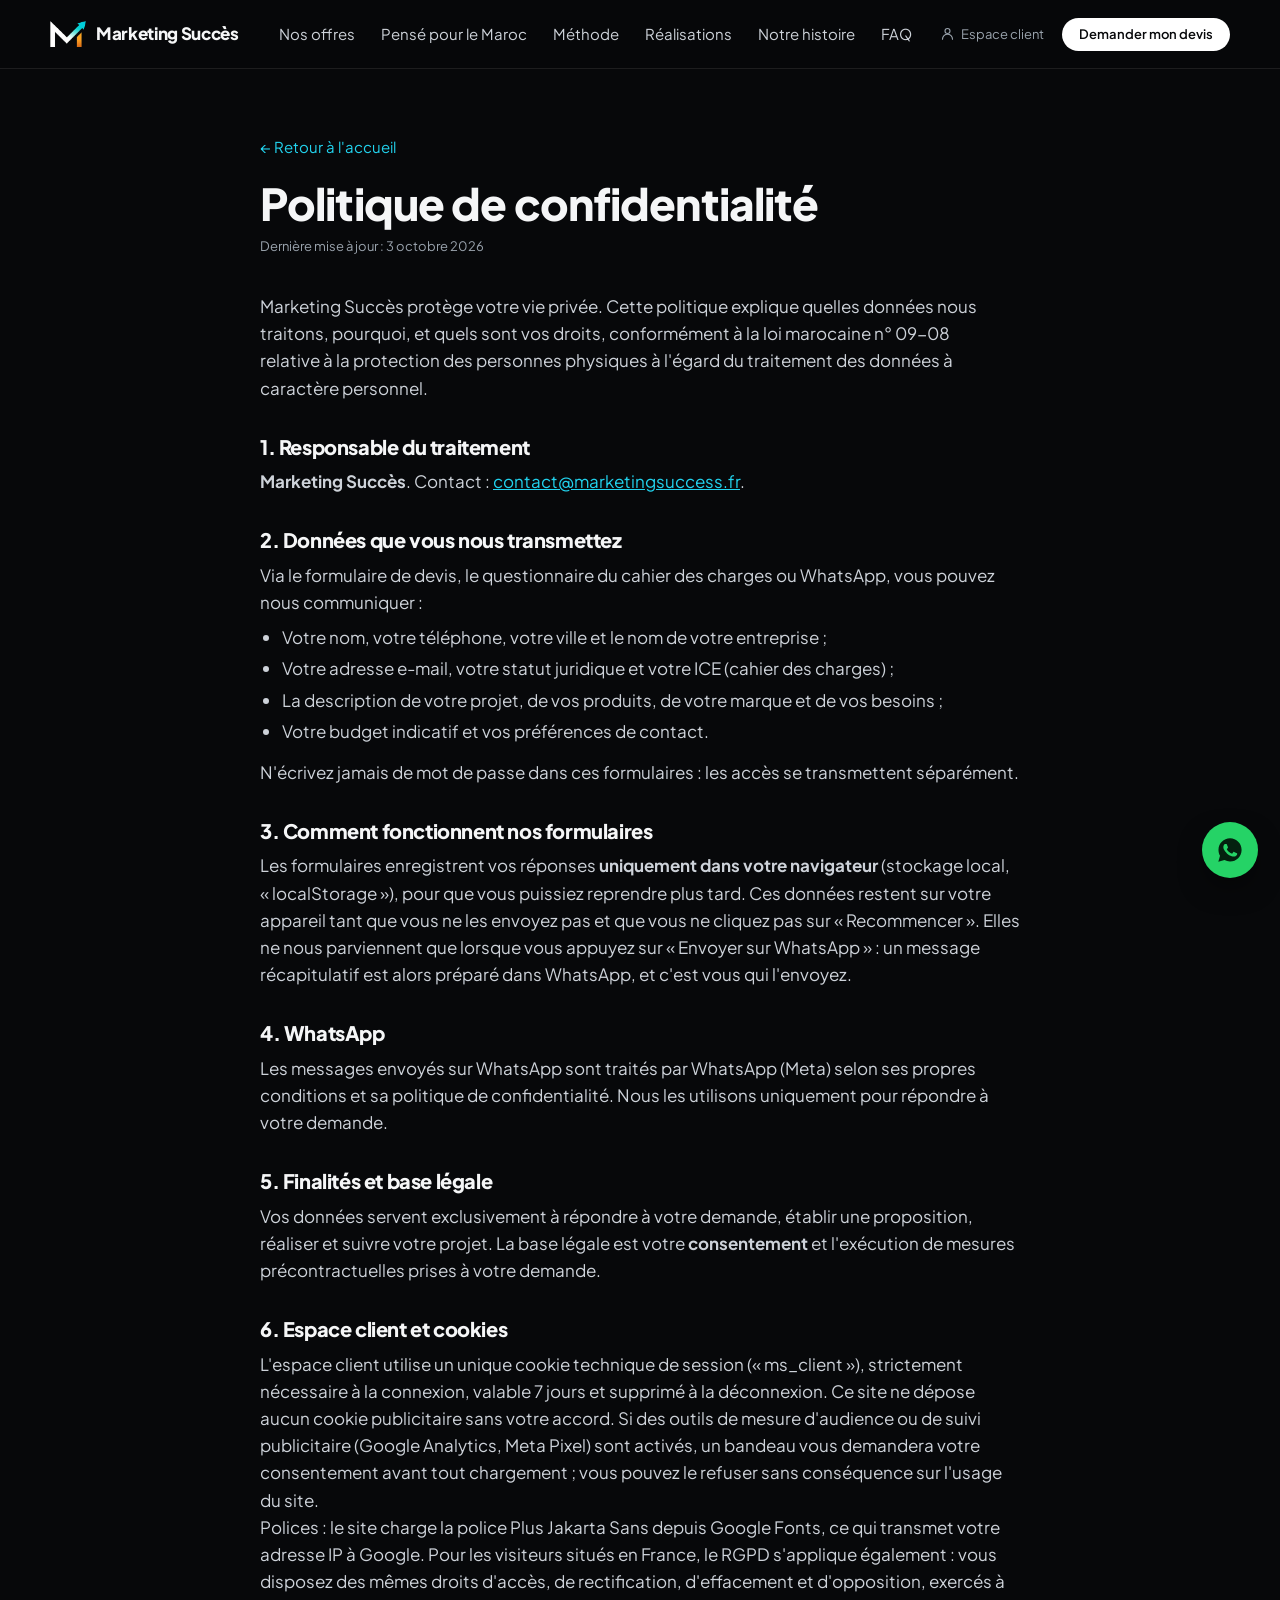
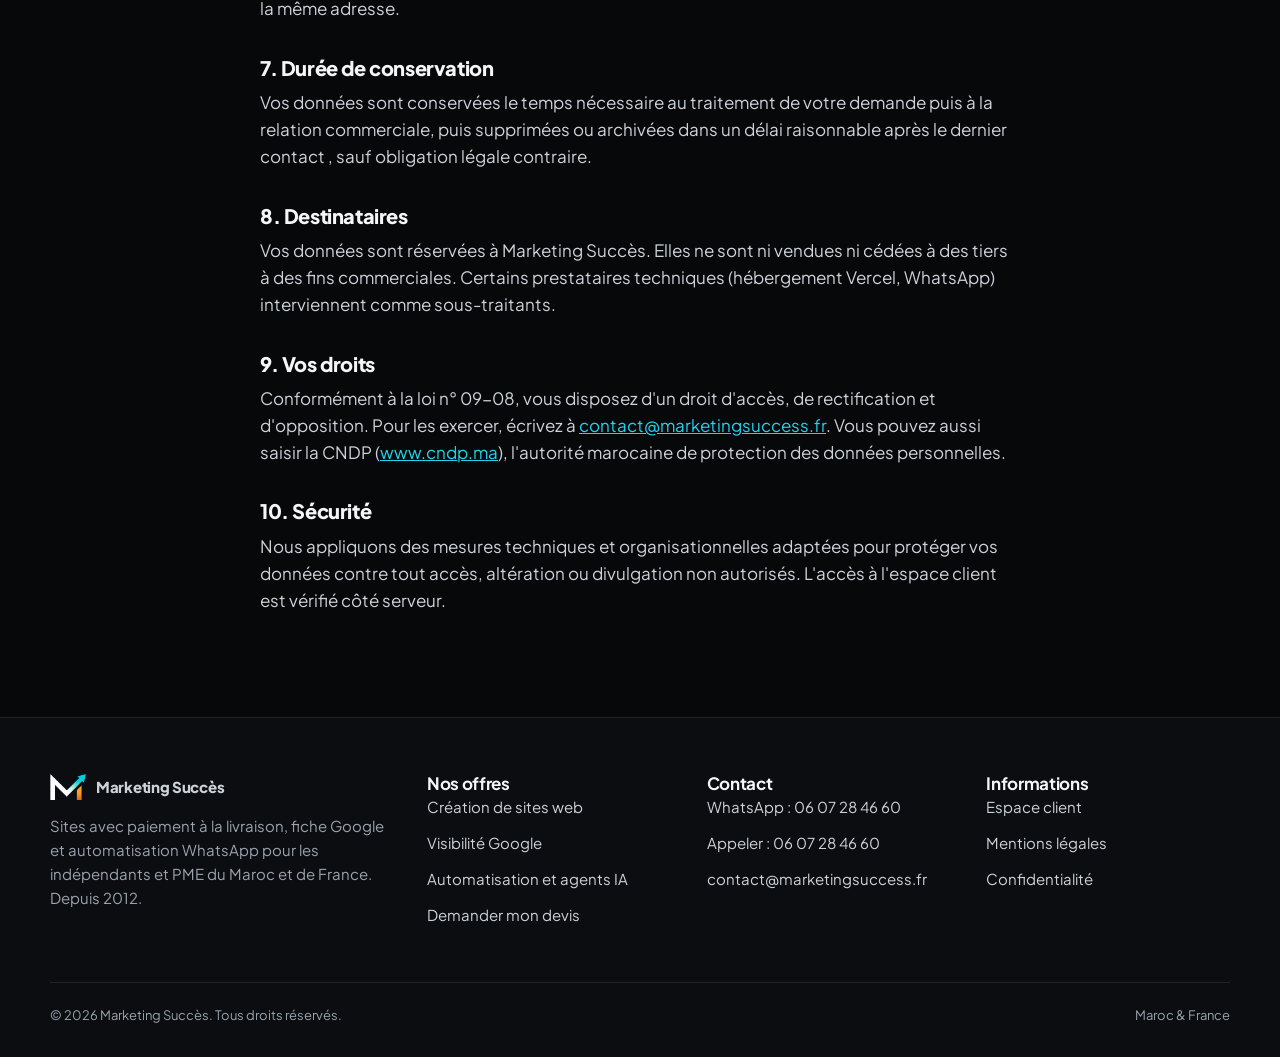
<file: confidentialite.html>
<!DOCTYPE html>
<html lang="fr">
<head>
<meta charset="UTF-8">
<meta name="viewport" content="width=device-width, initial-scale=1">
<title>Politique de confidentialité | Marketing Succès</title>
<meta name="description" content="Politique de confidentialité de Marketing Succès : données collectées, localStorage, WhatsApp, cookies et droits (loi 09-08).">
<meta name="theme-color" content="#07080a">
<meta name="robots" content="noindex, follow">
<link rel="canonical" href="https://msmaroc.com/confidentialite.html">
<link rel="icon" type="image/png" sizes="32x32" href="assets/favicon-32.png">
<link rel="icon" type="image/png" sizes="48x48" href="assets/favicon-48.png">
<link rel="apple-touch-icon" href="assets/apple-touch-icon.png">
<link rel="preconnect" href="https://fonts.googleapis.com">
<link rel="preconnect" href="https://fonts.gstatic.com" crossorigin>
<link rel="preload" as="style" href="https://fonts.googleapis.com/css2?family=Plus+Jakarta+Sans:wght@400;500;600;700;800&display=swap" onload="this.onload=null;this.rel='stylesheet'">
<noscript><link rel="stylesheet" href="https://fonts.googleapis.com/css2?family=Plus+Jakarta+Sans:wght@400;500;600;700;800&display=swap"></noscript>
<link rel="stylesheet" href="css/site.css">
<link rel="stylesheet" href="css/forms.css">
<script>document.documentElement.classList.add('js')</script>
</head>
<body>
<a class="skip" href="#contenu">Aller au contenu</a>
<svg width="0" height="0" style="position:absolute" aria-hidden="true" focusable="false">
  <symbol id="i-arrow" viewBox="0 0 24 24"><path d="M5 12h14M13 6l6 6-6 6"/></symbol>
  <symbol id="i-check" viewBox="0 0 24 24"><path d="M20 6 9 17l-5-5"/></symbol>
  <symbol id="i-truck" viewBox="0 0 24 24"><path d="M3 7h11v9H3zM14 10h4l3 3v3h-7M7 19.5a1.6 1.6 0 1 0 0-3.2 1.6 1.6 0 0 0 0 3.2zM17 19.5a1.6 1.6 0 1 0 0-3.2 1.6 1.6 0 0 0 0 3.2z"/></symbol>
  <symbol id="i-star" viewBox="0 0 24 24"><path d="M12 3l2.7 5.6 6.1.9-4.4 4.3 1 6.1L12 17l-5.4 2.9 1-6.1L3.2 9.5l6.1-.9z"/></symbol>
  <symbol id="i-pin" viewBox="0 0 24 24"><path d="M12 21s7-6.2 7-11.5A7 7 0 0 0 5 9.5C5 14.8 12 21 12 21zM12 12a2.4 2.4 0 1 0 0-4.8 2.4 2.4 0 0 0 0 4.8z"/></symbol>
  <symbol id="i-bolt" viewBox="0 0 24 24"><path d="M13 2 3 14h8l-1 8 10-12h-8z"/></symbol>
  <symbol id="i-clock" viewBox="0 0 24 24"><path d="M12 7v5l3 2M12 21a9 9 0 1 0 0-18 9 9 0 0 0 0 18z"/></symbol>
  <symbol id="i-globe" viewBox="0 0 24 24"><path d="M12 21a9 9 0 1 0 0-18 9 9 0 0 0 0 18zM3 12h18M12 3c2.4 2.6 3.6 5.7 3.6 9s-1.2 6.4-3.6 9c-2.4-2.6-3.6-5.7-3.6-9S9.6 5.6 12 3z"/></symbol>
  <symbol id="i-chat" viewBox="0 0 24 24"><path d="M21 12a8 8 0 0 1-11.6 7.1L4 20l1-4.6A8 8 0 1 1 21 12z"/></symbol>
  <symbol id="i-phone" viewBox="0 0 24 24"><path d="M5 4h4l2 5-2.5 1.5a11 11 0 0 0 5 5L15 13l5 2v4a2 2 0 0 1-2 2A16 16 0 0 1 3 6a2 2 0 0 1 2-2z"/></symbol>
  <symbol id="i-user" viewBox="0 0 24 24"><path d="M12 12a4 4 0 1 0 0-8 4 4 0 0 0 0 8zM4 21a8 8 0 0 1 16 0"/></symbol>
  <symbol id="i-shield" viewBox="0 0 24 24"><path d="M12 3l8 3v6c0 4.5-3.2 8-8 9-4.8-1-8-4.5-8-9V6z"/></symbol>
  <symbol id="i-bag" viewBox="0 0 24 24"><path d="M5 8h14l-1 12H6zM9 8V7a3 3 0 0 1 6 0v1"/></symbol>
  <symbol id="i-search" viewBox="0 0 24 24"><path d="M11 18a7 7 0 1 0 0-14 7 7 0 0 0 0 14zM21 21l-5-5"/></symbol>
  <symbol id="i-pen" viewBox="0 0 24 24"><path d="M4 20l1-4L16.5 4.5a2.1 2.1 0 0 1 3 3L8 19z"/></symbol>
  <symbol id="i-wa" viewBox="0 0 24 24"><path d="M12.04 2C6.58 2 2.13 6.45 2.13 11.91c0 1.75.46 3.45 1.32 4.95L2 22l5.25-1.38a9.9 9.9 0 0 0 4.79 1.22h.01c5.46 0 9.9-4.45 9.9-9.91C21.95 6.45 17.5 2 12.04 2Zm5.8 14.2c-.25.7-1.44 1.33-1.98 1.38-.53.05-1.03.24-3.46-.72-2.91-1.15-4.77-4.1-4.91-4.29-.15-.19-1.19-1.58-1.19-3.02 0-1.44.75-2.14 1.02-2.43.27-.29.59-.36.79-.36.2 0 .39 0 .56.01.18.01.42-.07.66.5.25.58.84 2.02.91 2.17.07.15.12.32.02.51-.1.19-.15.31-.3.48-.15.17-.31.38-.44.51-.15.15-.3.31-.13.6.17.29.76 1.25 1.63 2.03 1.12 1 2.06 1.31 2.35 1.46.29.15.46.12.63-.07.17-.19.73-.85.92-1.14.19-.29.39-.24.66-.15.27.1 1.7.8 1.99.95.29.15.48.22.55.34.07.12.07.69-.18 1.39Z"/></symbol>
</svg>
<header class="site-header">
  <div class="wrap nav">
    <a class="brand" href="index.html" aria-label="Marketing Succès, accueil"><img src="assets/logo-mark.webp" alt="" width="36" height="26"><span>Marketing Succès</span></a>
    <nav class="nav-links" id="nav-links" aria-label="Navigation principale">
      <a href="index.html#offres">Nos offres</a>
      <a href="index.html#maroc">Pensé pour le Maroc</a>
      <a href="index.html#methode">Méthode</a>
      <a href="index.html#realisations">Réalisations</a>
      <a href="index.html#histoire">Notre histoire</a>
      <a href="index.html#faq">FAQ</a>
      <a href="espace-client.html" class="only-m">Espace client</a>
    </nav>
    <div class="nav-right">
      <a class="nav-client" href="espace-client.html"><svg class="ico" aria-hidden="true"><use href="#i-user"/></svg>Espace client</a>
      <a class="btn primary small" href="devis.html" data-loc="header">Demander mon devis</a>
      <button class="nav-toggle" type="button" aria-label="Ouvrir le menu" aria-expanded="false" aria-controls="nav-links"><span></span></button>
    </div>
  </div>
</header>
<main id="contenu">
  <div class="wrap legal">
    <a class="back" href="index.html">&larr; Retour à l'accueil</a>
    <h1>Politique de confidentialité</h1>
    <p class="upd">Dernière mise à jour : 3 octobre 2026</p>
    <p>Marketing Succès protège votre vie privée. Cette politique explique quelles données nous traitons, pourquoi, et quels sont vos droits, conformément à la loi marocaine n° 09-08 relative à la protection des personnes physiques à l'égard du traitement des données à caractère personnel.</p>

    <h2>1. Responsable du traitement</h2>
    <p><strong>Marketing Succès</strong>. <!-- À COMPLÉTER : adresse postale du responsable du traitement. --> Contact : <a href="mailto:contact@marketingsuccess.fr">contact@marketingsuccess.fr</a>.</p>

    <h2>2. Données que vous nous transmettez</h2>
    <p>Via le formulaire de devis, le questionnaire du cahier des charges ou WhatsApp, vous pouvez nous communiquer :</p>
    <ul>
      <li>Votre nom, votre téléphone, votre ville et le nom de votre entreprise ;</li>
      <li>Votre adresse e-mail, votre statut juridique et votre ICE (cahier des charges) ;</li>
      <li>La description de votre projet, de vos produits, de votre marque et de vos besoins ;</li>
      <li>Votre budget indicatif et vos préférences de contact.</li>
    </ul>
    <p>N'écrivez jamais de mot de passe dans ces formulaires : les accès se transmettent séparément.</p>

    <h2>3. Comment fonctionnent nos formulaires</h2>
    <p>Les formulaires enregistrent vos réponses <strong>uniquement dans votre navigateur</strong> (stockage local, « localStorage »), pour que vous puissiez reprendre plus tard. Ces données restent sur votre appareil tant que vous ne les envoyez pas et que vous ne cliquez pas sur « Recommencer ». Elles ne nous parviennent que lorsque vous appuyez sur « Envoyer sur WhatsApp » : un message récapitulatif est alors préparé dans WhatsApp, et c'est vous qui l'envoyez.</p>

    <h2>4. WhatsApp</h2>
    <p>Les messages envoyés sur WhatsApp sont traités par WhatsApp (Meta) selon ses propres conditions et sa politique de confidentialité. Nous les utilisons uniquement pour répondre à votre demande.</p>

    <h2>5. Finalités et base légale</h2>
    <p>Vos données servent exclusivement à répondre à votre demande, établir une proposition, réaliser et suivre votre projet. La base légale est votre <strong>consentement</strong> et l'exécution de mesures précontractuelles prises à votre demande.</p>

    <h2>6. Espace client et cookies</h2>
    <p>L'espace client utilise un unique cookie technique de session (« ms_client »), strictement nécessaire à la connexion, valable 7 jours et supprimé à la déconnexion. Ce site ne dépose aucun cookie publicitaire sans votre accord. Si des outils de mesure d'audience ou de suivi publicitaire (Google Analytics, Meta Pixel) sont activés, un bandeau vous demandera votre consentement avant tout chargement ; vous pouvez le refuser sans conséquence sur l'usage du site.</p>

    <p>Polices : le site charge la police Plus Jakarta Sans depuis Google Fonts, ce qui transmet votre adresse IP à Google. Pour les visiteurs situés en France, le RGPD s'applique également : vous disposez des mêmes droits d'accès, de rectification, d'effacement et d'opposition, exercés à la même adresse.</p>

    <h2>7. Durée de conservation</h2>
    <p>Vos données sont conservées le temps nécessaire au traitement de votre demande puis à la relation commerciale, puis supprimées ou archivées dans un délai raisonnable après le dernier contact <!-- À COMPLÉTER : durée de conservation précise (ex. 3 ans). -->, sauf obligation légale contraire.</p>

    <h2>8. Destinataires</h2>
    <p>Vos données sont réservées à Marketing Succès. Elles ne sont ni vendues ni cédées à des tiers à des fins commerciales. Certains prestataires techniques (hébergement Vercel, WhatsApp) interviennent comme sous-traitants.</p>

    <h2>9. Vos droits</h2>
    <p>Conformément à la loi n° 09-08, vous disposez d'un droit d'accès, de rectification et d'opposition. Pour les exercer, écrivez à <a href="mailto:contact@marketingsuccess.fr">contact@marketingsuccess.fr</a>. Vous pouvez aussi saisir la CNDP (<a href="https://www.cndp.ma" target="_blank" rel="noopener">www.cndp.ma</a>), l'autorité marocaine de protection des données personnelles.</p>

    <h2>10. Sécurité</h2>
    <p>Nous appliquons des mesures techniques et organisationnelles adaptées pour protéger vos données contre tout accès, altération ou divulgation non autorisés. L'accès à l'espace client est vérifié côté serveur.</p>
  </div>
</main>
<footer class="site-footer">
  <div class="wrap">
    <div class="foot-grid">
      <div class="foot-about">
        <a class="brand" href="index.html"><img src="assets/logo-mark.webp" alt="" width="36" height="26"><span>Marketing Succès</span></a>
        <p>Sites avec paiement à la livraison, fiche Google et automatisation WhatsApp pour les indépendants et PME du Maroc et de France. Depuis 2012.</p>
      </div>
      <div>
        <h4>Nos offres</h4>
        <ul>
          <li><a href="index.html#offres">Création de sites web</a></li>
          <li><a href="index.html#offres">Visibilité Google</a></li>
          <li><a href="index.html#offres">Automatisation et agents IA</a></li>
          <li><a href="devis.html">Demander mon devis</a></li>
        </ul>
      </div>
      <div>
        <h4>Contact</h4>
        <ul>
          <li><a href="https://wa.me/212607284660" target="_blank" rel="noopener" data-loc="footer">WhatsApp : 06 07 28 46 60</a></li>
          <li><a href="tel:+212607284660">Appeler : 06 07 28 46 60</a></li>
          <li><a href="mailto:contact@marketingsuccess.fr">contact@marketingsuccess.fr</a></li>
          <!-- À COMPLÉTER : adresse postale et liens réseaux sociaux (LinkedIn, Instagram, Facebook) quand ils seront disponibles. -->
        </ul>
      </div>
      <div>
        <h4>Informations</h4>
        <ul>
          <li><a href="espace-client.html">Espace client</a></li>
          <li><a href="mentions-legales.html">Mentions légales</a></li>
          <li><a href="confidentialite.html">Confidentialité</a></li>
        </ul>
      </div>
    </div>
    <div class="foot-bottom"><span>&copy; <span id="year">2026</span> Marketing Succès. Tous droits réservés.</span><span>Maroc &amp; France</span></div>
  </div>
</footer>
<a class="wa-float" href="https://wa.me/212607284660?text=Bonjour%20Marketing%20Succ%C3%A8s%2C%20je%20souhaite%20en%20savoir%20plus%20sur%20vos%20services." target="_blank" rel="noopener" aria-label="Écrire à Marketing Succès sur WhatsApp" data-loc="float"><svg class="ico ico-fill" aria-hidden="true"><use href="#i-wa"/></svg></a>
<script src="js/config.js"></script>
<script src="js/track.js" defer></script>
<script src="js/site.js" defer></script>
</body>
</html>
</file>
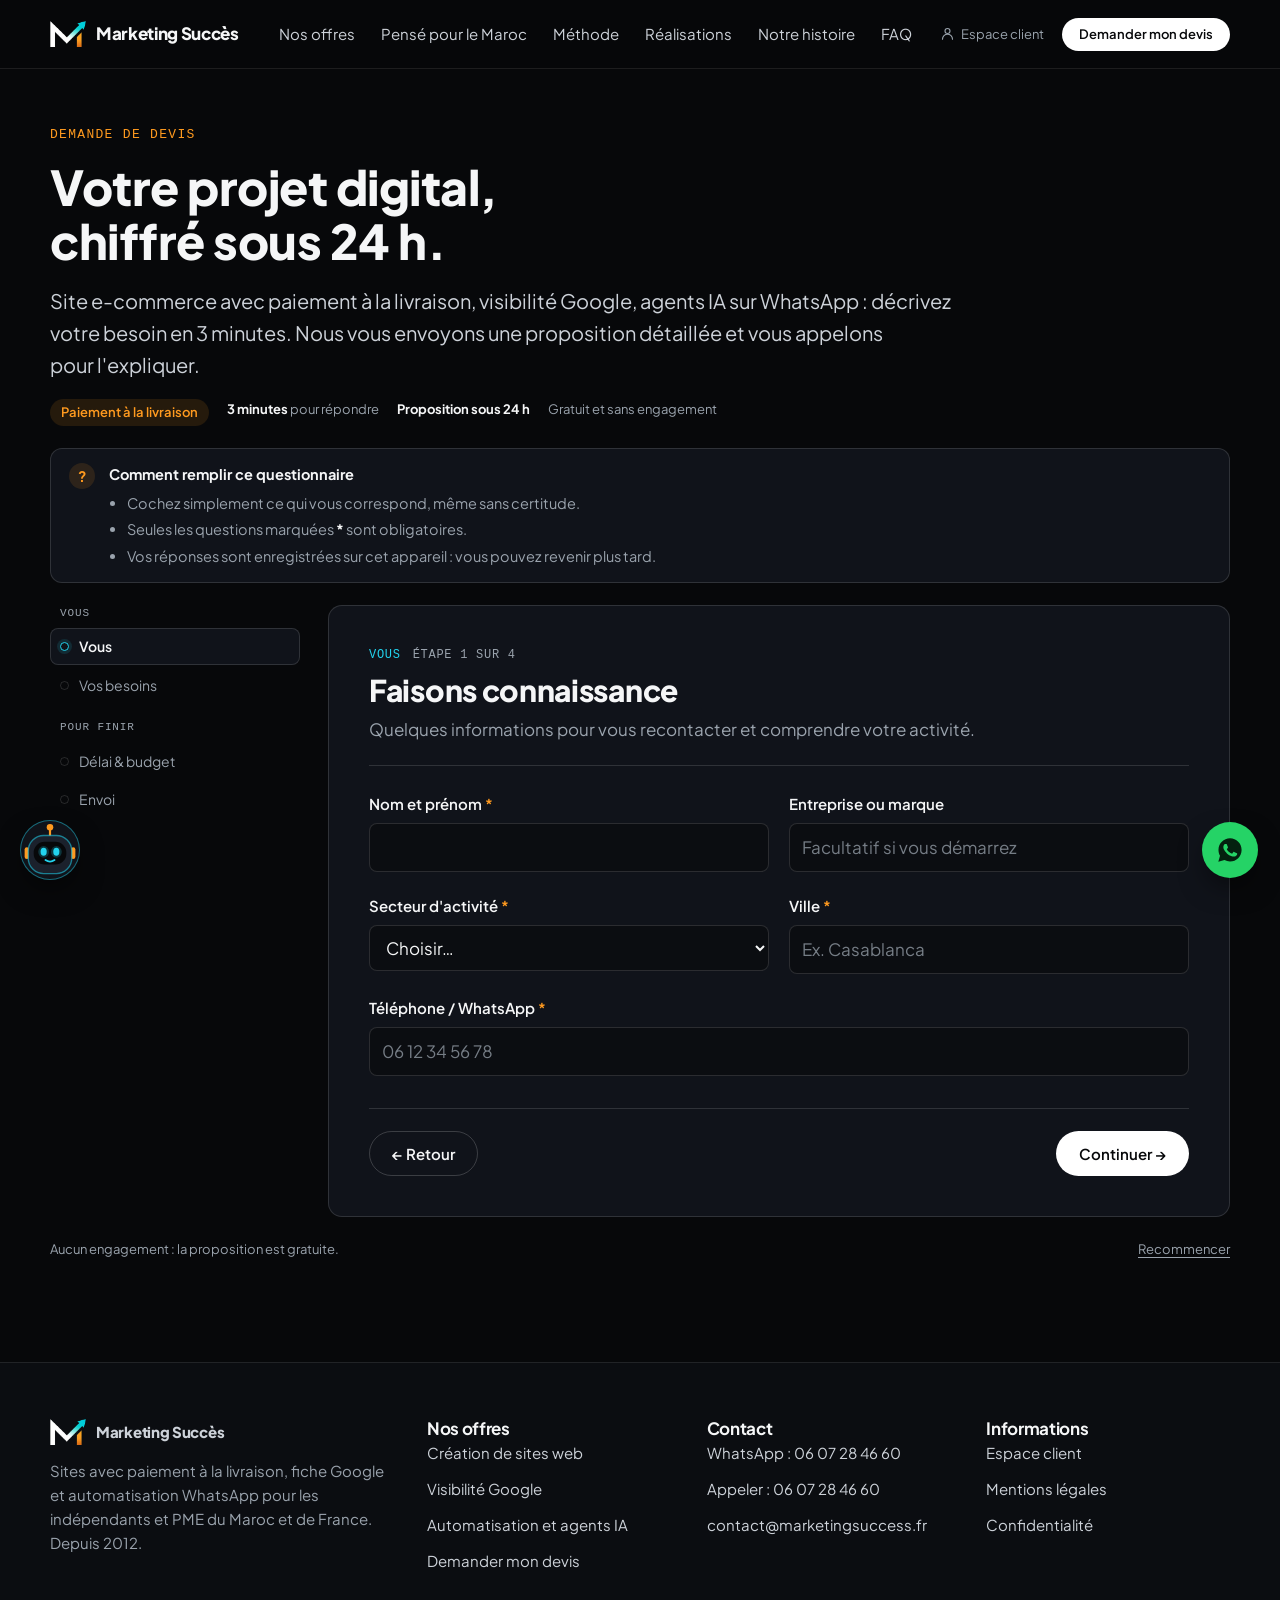
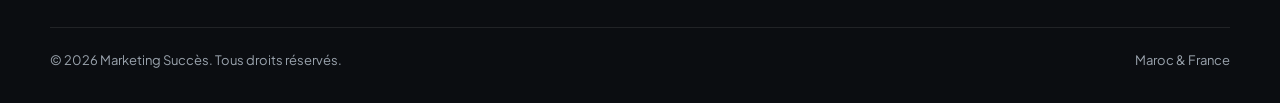
<file: devis.html>
<!DOCTYPE html>
<html lang="fr">
<head>
<meta charset="UTF-8">
<meta name="viewport" content="width=device-width, initial-scale=1">
<title>Demander mon devis gratuit | Marketing Succès</title>
<meta name="description" content="Décrivez votre projet en 3 minutes : site avec paiement à la livraison, fiche Google, automatisation WhatsApp. Proposition détaillée sous 24 h, gratuite et sans engagement.">
<meta name="theme-color" content="#07080a">
<meta name="robots" content="index, follow">
<link rel="canonical" href="https://msmaroc.com/devis.html">
<link rel="icon" type="image/png" sizes="32x32" href="assets/favicon-32.png">
<link rel="icon" type="image/png" sizes="48x48" href="assets/favicon-48.png">
<link rel="apple-touch-icon" href="assets/apple-touch-icon.png">
<meta property="og:type" content="website">
<meta property="og:site_name" content="Marketing Succès">
<meta property="og:locale" content="fr_FR">
<meta property="og:url" content="https://msmaroc.com/devis.html">
<meta property="og:title" content="Demander mon devis gratuit | Marketing Succès">
<meta property="og:description" content="Décrivez votre projet en 3 minutes : site avec paiement à la livraison, fiche Google, automatisation WhatsApp. Proposition détaillée sous 24 h, gratuite et sans engagement.">
<meta property="og:image" content="https://msmaroc.com/assets/og-image.jpg">
<meta property="og:image:width" content="1200">
<meta property="og:image:height" content="630">
<meta name="twitter:card" content="summary_large_image">
<meta name="twitter:title" content="Demander mon devis gratuit | Marketing Succès">
<meta name="twitter:description" content="Décrivez votre projet en 3 minutes : site avec paiement à la livraison, fiche Google, automatisation WhatsApp. Proposition détaillée sous 24 h, gratuite et sans engagement.">
<meta name="twitter:image" content="https://msmaroc.com/assets/og-image.jpg">
<link rel="preconnect" href="https://fonts.googleapis.com">
<link rel="preconnect" href="https://fonts.gstatic.com" crossorigin>
<link rel="preload" as="style" href="https://fonts.googleapis.com/css2?family=Plus+Jakarta+Sans:wght@400;500;600;700;800&display=swap" onload="this.onload=null;this.rel='stylesheet'">
<noscript><link rel="stylesheet" href="https://fonts.googleapis.com/css2?family=Plus+Jakarta+Sans:wght@400;500;600;700;800&display=swap"></noscript>
<link rel="stylesheet" href="css/site.css">
<link rel="stylesheet" href="css/forms.css">
<link rel="stylesheet" href="css/ai-guide.css">
<script>document.documentElement.classList.add('js')</script>
</head>
<body>
<a class="skip" href="#contenu">Aller au contenu</a>
<svg width="0" height="0" style="position:absolute" aria-hidden="true" focusable="false">
  <symbol id="i-arrow" viewBox="0 0 24 24"><path d="M5 12h14M13 6l6 6-6 6"/></symbol>
  <symbol id="i-check" viewBox="0 0 24 24"><path d="M20 6 9 17l-5-5"/></symbol>
  <symbol id="i-truck" viewBox="0 0 24 24"><path d="M3 7h11v9H3zM14 10h4l3 3v3h-7M7 19.5a1.6 1.6 0 1 0 0-3.2 1.6 1.6 0 0 0 0 3.2zM17 19.5a1.6 1.6 0 1 0 0-3.2 1.6 1.6 0 0 0 0 3.2z"/></symbol>
  <symbol id="i-star" viewBox="0 0 24 24"><path d="M12 3l2.7 5.6 6.1.9-4.4 4.3 1 6.1L12 17l-5.4 2.9 1-6.1L3.2 9.5l6.1-.9z"/></symbol>
  <symbol id="i-pin" viewBox="0 0 24 24"><path d="M12 21s7-6.2 7-11.5A7 7 0 0 0 5 9.5C5 14.8 12 21 12 21zM12 12a2.4 2.4 0 1 0 0-4.8 2.4 2.4 0 0 0 0 4.8z"/></symbol>
  <symbol id="i-bolt" viewBox="0 0 24 24"><path d="M13 2 3 14h8l-1 8 10-12h-8z"/></symbol>
  <symbol id="i-clock" viewBox="0 0 24 24"><path d="M12 7v5l3 2M12 21a9 9 0 1 0 0-18 9 9 0 0 0 0 18z"/></symbol>
  <symbol id="i-globe" viewBox="0 0 24 24"><path d="M12 21a9 9 0 1 0 0-18 9 9 0 0 0 0 18zM3 12h18M12 3c2.4 2.6 3.6 5.7 3.6 9s-1.2 6.4-3.6 9c-2.4-2.6-3.6-5.7-3.6-9S9.6 5.6 12 3z"/></symbol>
  <symbol id="i-chat" viewBox="0 0 24 24"><path d="M21 12a8 8 0 0 1-11.6 7.1L4 20l1-4.6A8 8 0 1 1 21 12z"/></symbol>
  <symbol id="i-phone" viewBox="0 0 24 24"><path d="M5 4h4l2 5-2.5 1.5a11 11 0 0 0 5 5L15 13l5 2v4a2 2 0 0 1-2 2A16 16 0 0 1 3 6a2 2 0 0 1 2-2z"/></symbol>
  <symbol id="i-user" viewBox="0 0 24 24"><path d="M12 12a4 4 0 1 0 0-8 4 4 0 0 0 0 8zM4 21a8 8 0 0 1 16 0"/></symbol>
  <symbol id="i-shield" viewBox="0 0 24 24"><path d="M12 3l8 3v6c0 4.5-3.2 8-8 9-4.8-1-8-4.5-8-9V6z"/></symbol>
  <symbol id="i-bag" viewBox="0 0 24 24"><path d="M5 8h14l-1 12H6zM9 8V7a3 3 0 0 1 6 0v1"/></symbol>
  <symbol id="i-search" viewBox="0 0 24 24"><path d="M11 18a7 7 0 1 0 0-14 7 7 0 0 0 0 14zM21 21l-5-5"/></symbol>
  <symbol id="i-pen" viewBox="0 0 24 24"><path d="M4 20l1-4L16.5 4.5a2.1 2.1 0 0 1 3 3L8 19z"/></symbol>
  <symbol id="i-wa" viewBox="0 0 24 24"><path d="M12.04 2C6.58 2 2.13 6.45 2.13 11.91c0 1.75.46 3.45 1.32 4.95L2 22l5.25-1.38a9.9 9.9 0 0 0 4.79 1.22h.01c5.46 0 9.9-4.45 9.9-9.91C21.95 6.45 17.5 2 12.04 2Zm5.8 14.2c-.25.7-1.44 1.33-1.98 1.38-.53.05-1.03.24-3.46-.72-2.91-1.15-4.77-4.1-4.91-4.29-.15-.19-1.19-1.58-1.19-3.02 0-1.44.75-2.14 1.02-2.43.27-.29.59-.36.79-.36.2 0 .39 0 .56.01.18.01.42-.07.66.5.25.58.84 2.02.91 2.17.07.15.12.32.02.51-.1.19-.15.31-.3.48-.15.17-.31.38-.44.51-.15.15-.3.31-.13.6.17.29.76 1.25 1.63 2.03 1.12 1 2.06 1.31 2.35 1.46.29.15.46.12.63-.07.17-.19.73-.85.92-1.14.19-.29.39-.24.66-.15.27.1 1.7.8 1.99.95.29.15.48.22.55.34.07.12.07.69-.18 1.39Z"/></symbol>
</svg>
<header class="site-header">
  <div class="wrap nav">
    <a class="brand" href="index.html" aria-label="Marketing Succès, accueil"><img src="assets/logo-mark.webp" alt="" width="36" height="26"><span>Marketing Succès</span></a>
    <nav class="nav-links" id="nav-links" aria-label="Navigation principale">
      <a href="index.html#offres">Nos offres</a>
      <a href="index.html#maroc">Pensé pour le Maroc</a>
      <a href="index.html#methode">Méthode</a>
      <a href="index.html#realisations">Réalisations</a>
      <a href="index.html#histoire">Notre histoire</a>
      <a href="index.html#faq">FAQ</a>
      <a href="espace-client.html" class="only-m">Espace client</a>
    </nav>
    <div class="nav-right">
      <a class="nav-client" href="espace-client.html"><svg class="ico" aria-hidden="true"><use href="#i-user"/></svg>Espace client</a>
      <a class="btn primary small" href="devis.html" data-loc="header">Demander mon devis</a>
      <button class="nav-toggle" type="button" aria-label="Ouvrir le menu" aria-expanded="false" aria-controls="nav-links"><span></span></button>
    </div>
  </div>
</header>
<main id="contenu" class="msf">
  <div class="wrap msf-wrap">
    <noscript><p class="proof-note">Ce questionnaire nécessite JavaScript. Écrivez-nous directement sur <a href="https://wa.me/212607284660">WhatsApp</a> ou appelez le 06 07 28 46 60.</p></noscript>
    <section class="msf-intro" id="top">
      <span class="eyebrow">Demande de devis</span>
      <h1>Votre projet digital, chiffré sous 24 h.</h1>
      <p class="lead">Site e-commerce avec paiement à la livraison, visibilité Google, agents IA sur WhatsApp : décrivez votre besoin en 3 minutes. Nous vous envoyons une proposition détaillée et vous appelons pour l'expliquer.</p>
      <div class="msf-meta"><span class="tag">Paiement à la livraison</span><span><b>3 minutes</b> pour répondre</span><span><b>Proposition sous 24 h</b></span><span>Gratuit et sans engagement</span></div>
    </section>

    <section class="help" aria-label="Comment remplir">
      <span class="qm" aria-hidden="true">?</span>
      <b>Comment remplir ce questionnaire</b>
      <ul><li>Cochez simplement ce qui vous correspond, même sans certitude.</li><li>Seules les questions marquées <strong>*</strong> sont obligatoires.</li><li>Vos réponses sont enregistrées sur cet appareil : vous pouvez revenir plus tard.</li></ul>
    </section>

    <div class="shell">
      <aside aria-label="Étapes"><ol class="rail" id="steps-nav"></ol></aside>
      <div style="min-width:0">
        <div class="progress"><div class="bar-row"><span id="bar-lbl"></span><span id="saved"></span></div><div class="track"><span id="bar"></span></div></div>
        <div class="sheet">
          <form id="form" novalidate onsubmit="return false">
            <div id="step"></div>
            <div class="navbtns">
              <button type="button" class="btn ghost" id="prev">← Retour</button>
              <span class="spacer"></span>
              <button type="button" class="btn primary" id="next">Continuer →</button>
            </div>
          </form>
        </div>
      </div>
    </div>
    <div class="reset-wrap"><span>Aucun engagement : la proposition est gratuite.</span><button type="button" id="reset">Recommencer</button></div>
  </div>
</main>
<footer class="site-footer">
  <div class="wrap">
    <div class="foot-grid">
      <div class="foot-about">
        <a class="brand" href="index.html"><img src="assets/logo-mark.webp" alt="" width="36" height="26"><span>Marketing Succès</span></a>
        <p>Sites avec paiement à la livraison, fiche Google et automatisation WhatsApp pour les indépendants et PME du Maroc et de France. Depuis 2012.</p>
      </div>
      <div>
        <h4>Nos offres</h4>
        <ul>
          <li><a href="index.html#offres">Création de sites web</a></li>
          <li><a href="index.html#offres">Visibilité Google</a></li>
          <li><a href="index.html#offres">Automatisation et agents IA</a></li>
          <li><a href="devis.html">Demander mon devis</a></li>
        </ul>
      </div>
      <div>
        <h4>Contact</h4>
        <ul>
          <li><a href="https://wa.me/212607284660" target="_blank" rel="noopener" data-loc="footer">WhatsApp : 06 07 28 46 60</a></li>
          <li><a href="tel:+212607284660">Appeler : 06 07 28 46 60</a></li>
          <li><a href="mailto:contact@marketingsuccess.fr">contact@marketingsuccess.fr</a></li>
          <!-- À COMPLÉTER : adresse postale et liens réseaux sociaux (LinkedIn, Instagram, Facebook) quand ils seront disponibles. -->
        </ul>
      </div>
      <div>
        <h4>Informations</h4>
        <ul>
          <li><a href="espace-client.html">Espace client</a></li>
          <li><a href="mentions-legales.html">Mentions légales</a></li>
          <li><a href="confidentialite.html">Confidentialité</a></li>
        </ul>
      </div>
    </div>
    <div class="foot-bottom"><span>&copy; <span id="year">2026</span> Marketing Succès. Tous droits réservés.</span><span>Maroc &amp; France</span></div>
  </div>
</footer>
<a class="wa-float" href="https://wa.me/212607284660?text=Bonjour%20Marketing%20Succ%C3%A8s%2C%20je%20souhaite%20en%20savoir%20plus%20sur%20vos%20services." target="_blank" rel="noopener" aria-label="Écrire à Marketing Succès sur WhatsApp" data-loc="float"><svg class="ico ico-fill" aria-hidden="true"><use href="#i-wa"/></svg></a>
<script src="js/config.js"></script>
<script src="js/track.js" defer></script>
<script src="js/site.js" defer></script>
<script src="js/ai-guide.js" defer></script>
<script>
(function(){var m={web:"Création de site web",google:"Visibilité Google (fiche Google Business)",ia:"Automatisation & agents IA"};
var o=new URLSearchParams(location.search).get("offre"),k="ms-simulation-projet-v1";
try{if(o&&m[o]){var s=JSON.parse(localStorage.getItem(k)||"{}")||{};if(!(s.domaines&&s.domaines.length)){s.domaines=[m[o]];localStorage.setItem(k,JSON.stringify(s));}}}catch(e){}})();
</script>
<script src="js/forms/devis-config.js"></script>
<script src="js/form-engine.js"></script>
</body>
</html>
</file>
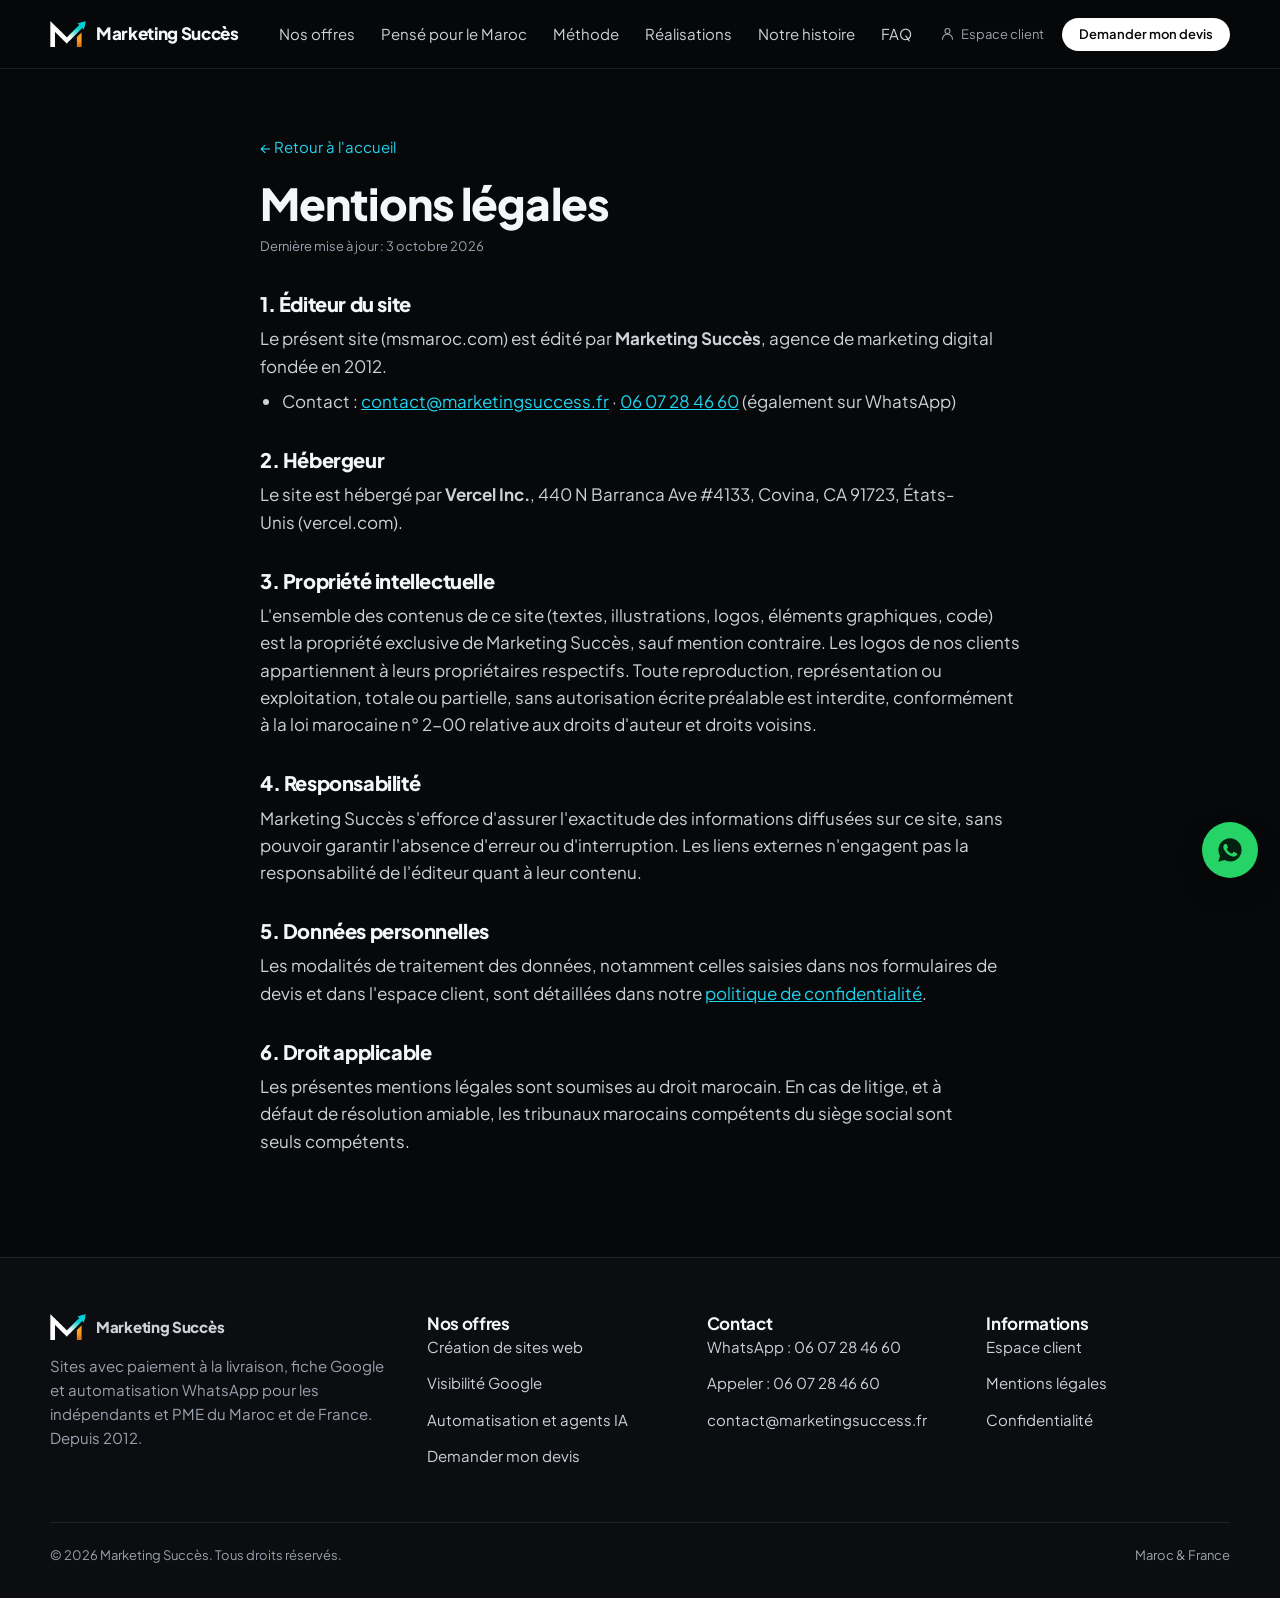
<file: mentions-legales.html>
<!DOCTYPE html>
<html lang="fr">
<head>
<meta charset="UTF-8">
<meta name="viewport" content="width=device-width, initial-scale=1">
<title>Mentions légales | Marketing Succès</title>
<meta name="description" content="Mentions légales du site Marketing Succès : éditeur, hébergeur, propriété intellectuelle.">
<meta name="theme-color" content="#07080a">
<meta name="robots" content="noindex, follow">
<link rel="canonical" href="https://msmaroc.com/mentions-legales.html">
<link rel="icon" type="image/png" sizes="32x32" href="assets/favicon-32.png">
<link rel="icon" type="image/png" sizes="48x48" href="assets/favicon-48.png">
<link rel="apple-touch-icon" href="assets/apple-touch-icon.png">
<link rel="preconnect" href="https://fonts.googleapis.com">
<link rel="preconnect" href="https://fonts.gstatic.com" crossorigin>
<link rel="preload" as="style" href="https://fonts.googleapis.com/css2?family=Plus+Jakarta+Sans:wght@400;500;600;700;800&display=swap" onload="this.onload=null;this.rel='stylesheet'">
<noscript><link rel="stylesheet" href="https://fonts.googleapis.com/css2?family=Plus+Jakarta+Sans:wght@400;500;600;700;800&display=swap"></noscript>
<link rel="stylesheet" href="css/site.css">
<link rel="stylesheet" href="css/forms.css">
<script>document.documentElement.classList.add('js')</script>
</head>
<body>
<a class="skip" href="#contenu">Aller au contenu</a>
<svg width="0" height="0" style="position:absolute" aria-hidden="true" focusable="false">
  <symbol id="i-arrow" viewBox="0 0 24 24"><path d="M5 12h14M13 6l6 6-6 6"/></symbol>
  <symbol id="i-check" viewBox="0 0 24 24"><path d="M20 6 9 17l-5-5"/></symbol>
  <symbol id="i-truck" viewBox="0 0 24 24"><path d="M3 7h11v9H3zM14 10h4l3 3v3h-7M7 19.5a1.6 1.6 0 1 0 0-3.2 1.6 1.6 0 0 0 0 3.2zM17 19.5a1.6 1.6 0 1 0 0-3.2 1.6 1.6 0 0 0 0 3.2z"/></symbol>
  <symbol id="i-star" viewBox="0 0 24 24"><path d="M12 3l2.7 5.6 6.1.9-4.4 4.3 1 6.1L12 17l-5.4 2.9 1-6.1L3.2 9.5l6.1-.9z"/></symbol>
  <symbol id="i-pin" viewBox="0 0 24 24"><path d="M12 21s7-6.2 7-11.5A7 7 0 0 0 5 9.5C5 14.8 12 21 12 21zM12 12a2.4 2.4 0 1 0 0-4.8 2.4 2.4 0 0 0 0 4.8z"/></symbol>
  <symbol id="i-bolt" viewBox="0 0 24 24"><path d="M13 2 3 14h8l-1 8 10-12h-8z"/></symbol>
  <symbol id="i-clock" viewBox="0 0 24 24"><path d="M12 7v5l3 2M12 21a9 9 0 1 0 0-18 9 9 0 0 0 0 18z"/></symbol>
  <symbol id="i-globe" viewBox="0 0 24 24"><path d="M12 21a9 9 0 1 0 0-18 9 9 0 0 0 0 18zM3 12h18M12 3c2.4 2.6 3.6 5.7 3.6 9s-1.2 6.4-3.6 9c-2.4-2.6-3.6-5.7-3.6-9S9.6 5.6 12 3z"/></symbol>
  <symbol id="i-chat" viewBox="0 0 24 24"><path d="M21 12a8 8 0 0 1-11.6 7.1L4 20l1-4.6A8 8 0 1 1 21 12z"/></symbol>
  <symbol id="i-phone" viewBox="0 0 24 24"><path d="M5 4h4l2 5-2.5 1.5a11 11 0 0 0 5 5L15 13l5 2v4a2 2 0 0 1-2 2A16 16 0 0 1 3 6a2 2 0 0 1 2-2z"/></symbol>
  <symbol id="i-user" viewBox="0 0 24 24"><path d="M12 12a4 4 0 1 0 0-8 4 4 0 0 0 0 8zM4 21a8 8 0 0 1 16 0"/></symbol>
  <symbol id="i-shield" viewBox="0 0 24 24"><path d="M12 3l8 3v6c0 4.5-3.2 8-8 9-4.8-1-8-4.5-8-9V6z"/></symbol>
  <symbol id="i-bag" viewBox="0 0 24 24"><path d="M5 8h14l-1 12H6zM9 8V7a3 3 0 0 1 6 0v1"/></symbol>
  <symbol id="i-search" viewBox="0 0 24 24"><path d="M11 18a7 7 0 1 0 0-14 7 7 0 0 0 0 14zM21 21l-5-5"/></symbol>
  <symbol id="i-pen" viewBox="0 0 24 24"><path d="M4 20l1-4L16.5 4.5a2.1 2.1 0 0 1 3 3L8 19z"/></symbol>
  <symbol id="i-wa" viewBox="0 0 24 24"><path d="M12.04 2C6.58 2 2.13 6.45 2.13 11.91c0 1.75.46 3.45 1.32 4.95L2 22l5.25-1.38a9.9 9.9 0 0 0 4.79 1.22h.01c5.46 0 9.9-4.45 9.9-9.91C21.95 6.45 17.5 2 12.04 2Zm5.8 14.2c-.25.7-1.44 1.33-1.98 1.38-.53.05-1.03.24-3.46-.72-2.91-1.15-4.77-4.1-4.91-4.29-.15-.19-1.19-1.58-1.19-3.02 0-1.44.75-2.14 1.02-2.43.27-.29.59-.36.79-.36.2 0 .39 0 .56.01.18.01.42-.07.66.5.25.58.84 2.02.91 2.17.07.15.12.32.02.51-.1.19-.15.31-.3.48-.15.17-.31.38-.44.51-.15.15-.3.31-.13.6.17.29.76 1.25 1.63 2.03 1.12 1 2.06 1.31 2.35 1.46.29.15.46.12.63-.07.17-.19.73-.85.92-1.14.19-.29.39-.24.66-.15.27.1 1.7.8 1.99.95.29.15.48.22.55.34.07.12.07.69-.18 1.39Z"/></symbol>
</svg>
<header class="site-header">
  <div class="wrap nav">
    <a class="brand" href="index.html" aria-label="Marketing Succès, accueil"><img src="assets/logo-mark.webp" alt="" width="36" height="26"><span>Marketing Succès</span></a>
    <nav class="nav-links" id="nav-links" aria-label="Navigation principale">
      <a href="index.html#offres">Nos offres</a>
      <a href="index.html#maroc">Pensé pour le Maroc</a>
      <a href="index.html#methode">Méthode</a>
      <a href="index.html#realisations">Réalisations</a>
      <a href="index.html#histoire">Notre histoire</a>
      <a href="index.html#faq">FAQ</a>
      <a href="espace-client.html" class="only-m">Espace client</a>
    </nav>
    <div class="nav-right">
      <a class="nav-client" href="espace-client.html"><svg class="ico" aria-hidden="true"><use href="#i-user"/></svg>Espace client</a>
      <a class="btn primary small" href="devis.html" data-loc="header">Demander mon devis</a>
      <button class="nav-toggle" type="button" aria-label="Ouvrir le menu" aria-expanded="false" aria-controls="nav-links"><span></span></button>
    </div>
  </div>
</header>
<main id="contenu">
  <div class="wrap legal">
    <a class="back" href="index.html">&larr; Retour à l'accueil</a>
    <h1>Mentions légales</h1>
    <p class="upd">Dernière mise à jour : 3 octobre 2026</p>
    <h2>1. Éditeur du site</h2>
    <p>Le présent site (msmaroc.com) est édité par <strong>Marketing Succès</strong>, agence de marketing digital fondée en 2012.</p>
    <!-- À COMPLÉTER : informations légales obligatoires de la société, à ajouter ici sous forme de liste (ne pas inventer) :
         forme juridique, capital social, siège social, ICE, RC (numéro et ville), IF et taxe professionnelle, directeur de la publication. -->
    <ul>
      <li>Contact : <a href="mailto:contact@marketingsuccess.fr">contact@marketingsuccess.fr</a> · <a href="tel:+212607284660">06 07 28 46 60</a> (également sur WhatsApp)</li>
    </ul>

    <h2>2. Hébergeur</h2>
    <p>Le site est hébergé par <strong>Vercel Inc.</strong>, 440 N Barranca Ave #4133, Covina, CA 91723, États-Unis (vercel.com).</p>

    <h2>3. Propriété intellectuelle</h2>
    <p>L'ensemble des contenus de ce site (textes, illustrations, logos, éléments graphiques, code) est la propriété exclusive de Marketing Succès, sauf mention contraire. Les logos de nos clients appartiennent à leurs propriétaires respectifs. Toute reproduction, représentation ou exploitation, totale ou partielle, sans autorisation écrite préalable est interdite, conformément à la loi marocaine n° 2-00 relative aux droits d'auteur et droits voisins.</p>

    <h2>4. Responsabilité</h2>
    <p>Marketing Succès s'efforce d'assurer l'exactitude des informations diffusées sur ce site, sans pouvoir garantir l'absence d'erreur ou d'interruption. Les liens externes n'engagent pas la responsabilité de l'éditeur quant à leur contenu.</p>

    <h2>5. Données personnelles</h2>
    <p>Les modalités de traitement des données, notamment celles saisies dans nos formulaires de devis et dans l'espace client, sont détaillées dans notre <a href="confidentialite.html">politique de confidentialité</a>.</p>

    <h2>6. Droit applicable</h2>
    <p>Les présentes mentions légales sont soumises au droit marocain. En cas de litige, et à défaut de résolution amiable, les tribunaux marocains compétents du siège social sont seuls compétents.</p>
  </div>
</main>
<footer class="site-footer">
  <div class="wrap">
    <div class="foot-grid">
      <div class="foot-about">
        <a class="brand" href="index.html"><img src="assets/logo-mark.webp" alt="" width="36" height="26"><span>Marketing Succès</span></a>
        <p>Sites avec paiement à la livraison, fiche Google et automatisation WhatsApp pour les indépendants et PME du Maroc et de France. Depuis 2012.</p>
      </div>
      <div>
        <h4>Nos offres</h4>
        <ul>
          <li><a href="index.html#offres">Création de sites web</a></li>
          <li><a href="index.html#offres">Visibilité Google</a></li>
          <li><a href="index.html#offres">Automatisation et agents IA</a></li>
          <li><a href="devis.html">Demander mon devis</a></li>
        </ul>
      </div>
      <div>
        <h4>Contact</h4>
        <ul>
          <li><a href="https://wa.me/212607284660" target="_blank" rel="noopener" data-loc="footer">WhatsApp : 06 07 28 46 60</a></li>
          <li><a href="tel:+212607284660">Appeler : 06 07 28 46 60</a></li>
          <li><a href="mailto:contact@marketingsuccess.fr">contact@marketingsuccess.fr</a></li>
          <!-- À COMPLÉTER : adresse postale et liens réseaux sociaux (LinkedIn, Instagram, Facebook) quand ils seront disponibles. -->
        </ul>
      </div>
      <div>
        <h4>Informations</h4>
        <ul>
          <li><a href="espace-client.html">Espace client</a></li>
          <li><a href="mentions-legales.html">Mentions légales</a></li>
          <li><a href="confidentialite.html">Confidentialité</a></li>
        </ul>
      </div>
    </div>
    <div class="foot-bottom"><span>&copy; <span id="year">2026</span> Marketing Succès. Tous droits réservés.</span><span>Maroc &amp; France</span></div>
  </div>
</footer>
<a class="wa-float" href="https://wa.me/212607284660?text=Bonjour%20Marketing%20Succ%C3%A8s%2C%20je%20souhaite%20en%20savoir%20plus%20sur%20vos%20services." target="_blank" rel="noopener" aria-label="Écrire à Marketing Succès sur WhatsApp" data-loc="float"><svg class="ico ico-fill" aria-hidden="true"><use href="#i-wa"/></svg></a>
<script src="js/config.js"></script>
<script src="js/track.js" defer></script>
<script src="js/site.js" defer></script>
</body>
</html>
</file>
<file: css/site.css>
/* ============================================================
   Marketing Succès — design system (msmaroc.com)
   Direction : graphite profond + accents cyan/orange de la marque,
   surfaces plates à filet fin, un seul dégradé (mots-clés), vert
   réservé à WhatsApp. Aucune lib JS requise pour le rendu.
   ============================================================ */

:root{
  /* Couleurs */
  --bg:#07080a; --bg-2:#0b0d11; --surface:#10131a; --surface-2:#161a22;
  --line:rgba(255,255,255,.09); --line-2:rgba(255,255,255,.18);
  --ink:#f5f6f7; --ink-2:#cdd2d9; --muted:#9aa3ad;
  --cyan:#22d3ee; --orange:#ff9a1f; --wa:#25d366; --wa-ink:#04210f; --danger:#ff8a80; --ok:#4ade80;
  --grad:linear-gradient(95deg,var(--cyan),var(--orange));
  /* Typo */
  --f:'Plus Jakarta Sans',system-ui,-apple-system,'Segoe UI',Roboto,sans-serif;
  --f-mono:ui-monospace,SFMono-Regular,Menlo,Consolas,monospace;
  --fs-xs:.8125rem; --fs-sm:.9375rem; --fs-md:1.0625rem; --fs-lg:1.25rem;
  --fs-h3:clamp(1.25rem,1.1rem + .6vw,1.5rem);
  --fs-h2:clamp(1.75rem,1.3rem + 2vw,2.75rem);
  --fs-h1:clamp(2.1rem,1.4rem + 3.4vw,3.9rem);
  /* Espacement / formes */
  --gap:24px; --section:clamp(64px,8vw,112px);
  --r-sm:10px; --r:16px; --r-lg:24px;
  --shadow:0 24px 60px -28px rgba(0,0,0,.8);
  --ease:cubic-bezier(.2,.7,.2,1);
  --header-h:68px;
}

*,*::before,*::after{box-sizing:border-box}
html{scroll-behavior:smooth;-webkit-text-size-adjust:100%}
body{margin:0;background:var(--bg);color:var(--ink);font:400 var(--fs-md)/1.6 var(--f);-webkit-font-smoothing:antialiased;overflow-x:hidden}
img,svg,video{max-width:100%;display:block}
h1,h2,h3,h4{margin:0;line-height:1.12;letter-spacing:-.02em;text-wrap:balance}
h1{font-size:var(--fs-h1);font-weight:800}
h2{font-size:var(--fs-h2);font-weight:800}
h3{font-size:var(--fs-h3);font-weight:700}
p{margin:0;text-wrap:pretty}
a{color:inherit}
ul,ol{margin:0;padding:0;list-style:none}
:focus-visible{outline:2px solid var(--cyan);outline-offset:3px;border-radius:6px}
.sr{position:absolute;width:1px;height:1px;overflow:hidden;clip:rect(0 0 0 0);white-space:nowrap}
.skip{position:fixed;top:-60px;left:12px;z-index:1000;padding:12px 18px;border-radius:10px;background:#fff;color:#07080a;font-weight:700;text-decoration:none;transition:top .2s}
.skip:focus{top:12px}
.wrap{width:min(1180px,100% - 48px);margin-inline:auto}
.grad{background:var(--grad);-webkit-background-clip:text;background-clip:text;-webkit-text-fill-color:transparent}
.ico{width:20px;height:20px;flex:none;fill:none;stroke:currentColor;stroke-width:1.8;stroke-linecap:round;stroke-linejoin:round}
.ico-fill{fill:currentColor;stroke:none}

/* ---------- Boutons (utilisés aussi par les formulaires) ---------- */
.btn{display:inline-flex;align-items:center;justify-content:center;gap:10px;font:600 var(--fs-sm)/1 var(--f);padding:14px 22px;border-radius:999px;border:1px solid transparent;cursor:pointer;text-decoration:none;white-space:nowrap;transition:transform .2s var(--ease),background .2s,border-color .2s,box-shadow .2s,filter .2s}
.btn:active{transform:translateY(1px) scale(.99)}
.btn.primary{background:#fff;color:#07080a}
.btn.primary:hover{box-shadow:0 10px 30px -10px rgba(255,255,255,.45);transform:translateY(-1px)}
.btn.ghost{background:transparent;color:var(--ink);border-color:var(--line-2)}
.btn.ghost:hover{border-color:var(--ink-2);background:rgba(255,255,255,.04)}
.btn.wa{background:var(--wa);color:var(--wa-ink)}
.btn.wa:hover{filter:brightness(1.07);transform:translateY(-1px)}
.btn.lg{padding:17px 28px;font-size:var(--fs-md)}
.btn.small{padding:9px 16px;font-size:var(--fs-xs)}
.btn .ico{width:18px;height:18px}
.btn[disabled],.btn.off{opacity:.45;cursor:not-allowed}

/* ---------- En-tête ---------- */
.site-header{position:sticky;top:0;z-index:100;background:rgba(7,8,10,.78);-webkit-backdrop-filter:blur(14px);backdrop-filter:blur(14px);border-bottom:1px solid var(--line)}
.nav{height:var(--header-h);display:flex;align-items:center;gap:28px}
.brand{display:flex;align-items:center;gap:10px;text-decoration:none;font-weight:800;letter-spacing:-.02em;font-size:1.0625rem;white-space:nowrap}
.brand img{height:26px;width:auto}
.nav-links{display:flex;gap:26px;margin-left:12px;font-size:var(--fs-sm);color:var(--ink-2)}
.nav-links a{text-decoration:none;padding:6px 0;position:relative;transition:color .2s;white-space:nowrap}
.nav-links a:hover{color:#fff}
.nav-right{margin-left:auto;display:flex;align-items:center;gap:18px}
.nav-client{font-size:var(--fs-xs);color:var(--muted);text-decoration:none;display:inline-flex;align-items:center;gap:6px;transition:color .2s}
.nav-client:hover{color:#fff}
.nav-client .ico{width:15px;height:15px}
.nav-toggle{display:none;background:none;border:0;padding:10px;margin-right:-10px;cursor:pointer;color:var(--ink)}
.nav-toggle span,.nav-toggle::before,.nav-toggle::after{content:"";display:block;width:22px;height:2px;background:currentColor;border-radius:2px;transition:transform .25s,opacity .25s}
.nav-toggle::before{margin-bottom:6px}.nav-toggle::after{margin-top:6px}
.nav-toggle[aria-expanded="true"] span{opacity:0}
.nav-toggle[aria-expanded="true"]::before{transform:translateY(8px) rotate(45deg)}
.nav-toggle[aria-expanded="true"]::after{transform:translateY(-8px) rotate(-45deg)}

/* ---------- Hero ---------- */
.hero{position:relative;padding:clamp(40px,6vw,88px) 0 clamp(48px,6vw,80px);overflow:hidden;isolation:isolate}
.hero::before{content:"";position:absolute;inset:-20% -10% auto -10%;height:90%;z-index:-1;background:radial-gradient(ellipse 50% 60% at 18% 20%,rgba(34,211,238,.13),transparent 70%),radial-gradient(ellipse 45% 55% at 85% 35%,rgba(255,154,31,.11),transparent 70%)}
.hero-grid{display:grid;grid-template-columns:minmax(0,1.15fr) minmax(0,.85fr);gap:clamp(32px,5vw,72px);align-items:center}
.badge{display:inline-flex;align-items:center;gap:9px;padding:7px 14px;border-radius:999px;border:1px solid var(--line);background:rgba(255,255,255,.03);font-size:var(--fs-xs);color:var(--ink-2);font-weight:500}
.badge i{width:7px;height:7px;border-radius:50%;background:var(--ok);box-shadow:0 0 0 0 rgba(74,222,128,.5);animation:pulse 2.4s infinite}
@keyframes pulse{70%{box-shadow:0 0 0 8px rgba(74,222,128,0)}100%{box-shadow:0 0 0 0 rgba(74,222,128,0)}}
.hero h1{margin:20px 0 20px;max-width:19ch}
.lead{font-size:clamp(1.0625rem,1rem + .35vw,1.25rem);color:var(--ink-2);max-width:56ch}
.hero-cta{display:flex;flex-wrap:wrap;gap:12px;margin-top:32px}
.hero-note{margin-top:18px;font-size:var(--fs-xs);color:var(--muted);display:flex;flex-wrap:wrap;gap:6px 18px}
.hero-note span{display:inline-flex;align-items:center;gap:6px}
.hero-note .ico{width:14px;height:14px;color:var(--cyan)}

.rise{animation:rise .8s var(--ease) both;animation-delay:calc(var(--i,0)*80ms)}
@keyframes rise{from{opacity:0;transform:translateY(16px)}to{opacity:1;transform:none}}
.hero h1.rise{animation-name:riseT}
@keyframes riseT{from{transform:translateY(14px)}to{transform:none}}

/* Téléphone WhatsApp (illustration, SVG/CSS pur) */
.hero-visual{position:relative;display:flex;justify-content:center;padding:12px 0 28px}
.phone{position:relative;width:min(290px,78vw);aspect-ratio:290/560;border-radius:42px;background:#0b141a;border:8px solid #1d222b;box-shadow:var(--shadow),0 0 0 1px var(--line-2),0 0 80px -20px rgba(34,211,238,.25);overflow:hidden;display:flex;flex-direction:column}
.phone::before{content:"";position:absolute;top:8px;left:50%;width:84px;height:22px;transform:translateX(-50%);background:#1d222b;border-radius:99px;z-index:2}
.phone-bar{padding:40px 14px 12px;background:#14202a;display:flex;align-items:center;gap:10px;border-bottom:1px solid rgba(255,255,255,.06)}
.phone-av{width:34px;height:34px;border-radius:50%;background:#0b0d11;display:grid;place-items:center;overflow:hidden}
.phone-av img{width:22px;height:auto}
.phone-bar b{display:block;font-size:.875rem;line-height:1.2}
.phone-bar small{font-size:.6875rem;color:#7da89a}
.chat{flex:1;padding:14px 12px;display:flex;flex-direction:column;gap:9px;background:#0b141a;background-image:radial-gradient(rgba(255,255,255,.03) 1px,transparent 1px);background-size:14px 14px}
.msg{max-width:84%;padding:8px 11px;border-radius:12px;font-size:.78125rem;line-height:1.4;color:#e7efe9;position:relative;opacity:0;transform:translateY(8px);animation:msgIn .5s var(--ease) forwards;animation-delay:calc(.9s + var(--k)*.9s)}
.msg.in{background:#202c33;border-top-left-radius:3px;align-self:flex-start}
.msg.out{background:#005c4b;border-top-right-radius:3px;align-self:flex-end}
.msg small{display:block;text-align:right;font-size:.625rem;color:rgba(255,255,255,.5);margin-top:3px}
.msg .ok{color:#7ff0b0;font-weight:700}
@keyframes msgIn{to{opacity:1;transform:none}}
.chip-float{position:absolute;z-index:3;display:inline-flex;align-items:center;gap:8px;padding:9px 14px;border-radius:999px;background:rgba(16,19,26,.92);border:1px solid var(--line-2);font-size:var(--fs-xs);font-weight:600;box-shadow:var(--shadow);animation:floaty 6s ease-in-out infinite}
.chip-float .ico{width:15px;height:15px;color:var(--orange)}
.chip-float.a{left:0;top:18%}
.chip-float.b{right:-2%;top:46%;animation-delay:-2s}
.chip-float.c{left:4%;bottom:6%;animation-delay:-4s}
@keyframes floaty{50%{transform:translateY(-8px)}}
.caption{position:absolute;left:0;right:0;bottom:0;text-align:center;font-size:.6875rem;color:var(--muted)}

/* Bandeau de faits */
.facts{border-block:1px solid var(--line);background:var(--bg-2)}
.facts-row{display:grid;grid-template-columns:repeat(4,1fr);gap:0}
.fact{padding:22px 20px;display:flex;align-items:center;gap:14px;border-right:1px solid var(--line)}
.fact:last-child{border-right:0}
.fact .ico{width:24px;height:24px;color:var(--cyan)}
.fact b{display:block;font-size:var(--fs-sm);line-height:1.25}
.fact span{font-size:var(--fs-xs);color:var(--muted)}

/* ---------- Sections ---------- */
.section{padding:var(--section) 0;position:relative}
section[id]{scroll-margin-top:var(--header-h)}
.section.alt{background:var(--bg-2);border-block:1px solid var(--line)}
.eyebrow{display:inline-block;font-family:var(--f-mono);font-size:var(--fs-xs);letter-spacing:.1em;text-transform:uppercase;color:var(--orange);font-weight:500;margin-bottom:14px}
.sec-head{max-width:720px;margin-bottom:clamp(36px,5vw,64px)}
.sec-head p{margin-top:16px;color:var(--ink-2);font-size:var(--fs-lg);line-height:1.55}
.sec-head.center{margin-inline:auto;text-align:center}

/* Offres */
.offer{display:grid;grid-template-columns:minmax(0,1fr) minmax(0,1fr);gap:clamp(28px,5vw,72px);align-items:center;padding:clamp(28px,4vw,48px) 0}
.offer + .offer{border-top:1px solid var(--line)}
.offer:nth-child(even) .offer-media{order:-1}
.offer-num{font-family:var(--f-mono);font-size:var(--fs-xs);color:var(--cyan);letter-spacing:.1em}
.offer h3{margin:10px 0 18px;font-size:clamp(1.5rem,1.2rem + 1.3vw,2.125rem)}
.offer-row{display:grid;grid-template-columns:110px 1fr;gap:6px 16px;padding:14px 0;border-top:1px solid var(--line);font-size:var(--fs-sm)}
.offer-row dt{font-family:var(--f-mono);font-size:.75rem;letter-spacing:.06em;text-transform:uppercase;color:var(--muted);padding-top:3px}
.offer-row dd{margin:0;color:var(--ink-2)}
.offer-row dd strong{color:var(--ink);font-weight:600}
.ticks{display:grid;gap:7px}
.ticks li{display:flex;gap:10px;align-items:flex-start}
.ticks .ico{width:17px;height:17px;margin-top:3px;color:var(--cyan)}
.offer-cta{margin-top:22px;display:flex;flex-wrap:wrap;gap:10px}
.offer-media{display:flex;justify-content:center}

/* Visuels d'offre (illustrations HTML/CSS) */
.vis{position:relative;width:min(100%,430px);border-radius:var(--r-lg);background:linear-gradient(160deg,var(--surface-2),var(--surface));border:1px solid var(--line);padding:22px;box-shadow:var(--shadow)}
.vis-tag{position:absolute;top:-12px;left:22px;padding:5px 12px;border-radius:999px;background:var(--bg);border:1px solid var(--line-2);font-size:.6875rem;font-family:var(--f-mono);letter-spacing:.06em;text-transform:uppercase;color:var(--muted)}
.vis-note{margin-top:14px;font-size:.6875rem;color:var(--muted);text-align:center}
.shop-img{aspect-ratio:16/9;border-radius:12px;background:linear-gradient(135deg,#1c2430,#0f141b);display:grid;place-items:center;color:var(--muted);border:1px solid var(--line);margin-bottom:16px}
.shop-img .ico{width:40px;height:40px;opacity:.55}
.shop-title{font-weight:700;font-size:var(--fs-md)}
.shop-sub{font-size:var(--fs-xs);color:var(--muted);margin-bottom:14px}
.fake-field{height:40px;border-radius:10px;border:1px solid var(--line-2);background:var(--bg);display:flex;align-items:center;padding:0 14px;font-size:.8125rem;color:var(--muted);margin-bottom:9px}
.fake-btn{margin-top:6px;height:46px;border-radius:12px;background:var(--wa);color:var(--wa-ink);font-weight:700;font-size:.875rem;display:flex;align-items:center;justify-content:center;gap:8px}
.speed{position:absolute;right:18px;top:18px;padding:5px 10px;border-radius:999px;background:rgba(255,154,31,.14);color:var(--orange);font-size:.6875rem;font-weight:700}
.gcard-top{display:flex;gap:14px;align-items:center;margin-bottom:14px}
.gcard-logo{width:54px;height:54px;border-radius:14px;background:var(--bg);border:1px solid var(--line-2);display:grid;place-items:center}
.gcard-logo img{width:32px;height:auto}
.stars{display:flex;gap:2px;color:#fbbc04}
.stars .ico{width:15px;height:15px}
.gcard-name{font-weight:700}
.gcard-meta{font-size:var(--fs-xs);color:var(--muted)}
.gcard-actions{display:grid;grid-template-columns:repeat(3,1fr);gap:8px;margin:16px 0}
.gcard-actions span{display:flex;flex-direction:column;align-items:center;gap:6px;padding:11px 6px;border-radius:12px;border:1px solid var(--line);font-size:.75rem;color:var(--cyan)}
.gcard-actions .ico{width:18px;height:18px}
.gcard-line{display:flex;gap:10px;align-items:center;padding:11px 12px;border-radius:12px;background:var(--bg);border:1px solid var(--line);font-size:.8125rem;margin-top:8px;color:var(--ink-2)}
.gcard-line .ico{width:16px;height:16px;color:var(--orange)}
.flow{display:grid;gap:0}
.flow-step{display:flex;gap:14px;align-items:center;position:relative;padding:12px 0}
.flow-step:not(:last-child)::after{content:"";position:absolute;left:21px;top:54px;bottom:-10px;width:2px;background:linear-gradient(var(--cyan),transparent)}
.flow-dot{width:44px;height:44px;border-radius:14px;flex:none;display:grid;place-items:center;background:var(--bg);border:1px solid var(--line-2);color:var(--cyan);z-index:1}
.flow-step:nth-child(even) .flow-dot{color:var(--orange)}
.flow-step b{display:block;font-size:var(--fs-sm)}
.flow-step span{font-size:var(--fs-xs);color:var(--muted)}

.also{margin-top:clamp(32px,4vw,56px);display:grid;grid-template-columns:repeat(2,1fr);gap:16px}
.also-card{padding:22px 24px;border-radius:var(--r);border:1px solid var(--line);background:var(--surface);display:flex;gap:16px;align-items:flex-start}
.also-card .ico{width:24px;height:24px;color:var(--orange);margin-top:2px}
.also-card b{display:block;margin-bottom:4px}
.also-card p{font-size:var(--fs-sm);color:var(--ink-2)}

/* Maroc */
.maroc-grid{display:grid;grid-template-columns:repeat(4,1fr);gap:16px}
.card{padding:26px 24px;border-radius:var(--r);border:1px solid var(--line);background:var(--surface);transition:transform .3s var(--ease),border-color .3s,background .3s}
.card:hover{transform:translateY(-4px);border-color:var(--line-2);background:var(--surface-2)}
.card .ico{width:26px;height:26px;color:var(--cyan);margin-bottom:18px}
.card h3{font-size:1.125rem;margin-bottom:8px}
.card p{font-size:var(--fs-sm);color:var(--ink-2)}
.zones{margin-top:16px;display:grid;grid-template-columns:repeat(2,1fr);gap:16px}
.zone{padding:24px 26px;border-radius:var(--r);border:1px solid var(--line);background:linear-gradient(120deg,var(--surface),var(--bg-2));display:flex;gap:18px;align-items:flex-start}
.zone-tag{font-family:var(--f-mono);font-size:var(--fs-xs);padding:5px 10px;border-radius:8px;border:1px solid var(--line-2);letter-spacing:.08em;flex:none}
.zone.ma .zone-tag{color:var(--orange);border-color:rgba(255,154,31,.4)}
.zone.fr .zone-tag{color:var(--cyan);border-color:rgba(34,211,238,.4)}
.zone b{display:block;margin-bottom:4px}
.zone p{font-size:var(--fs-sm);color:var(--ink-2)}

/* Étapes */
.steps{display:grid;grid-template-columns:repeat(4,1fr);gap:0;counter-reset:s;position:relative}
.step{padding:0 22px 0 0;position:relative}
.step::before{counter-increment:s;content:"0" counter(s);display:block;font-family:var(--f-mono);font-size:var(--fs-xs);color:var(--cyan);margin-bottom:16px}
.step::after{content:"";position:absolute;top:7px;left:34px;right:14px;height:1px;background:var(--line-2)}
.step:last-child::after{display:none}
.step h3{font-size:1.1875rem;margin-bottom:8px}
.step p{font-size:var(--fs-sm);color:var(--ink-2)}
.step .tagline{display:inline-block;margin-top:12px;font-family:var(--f-mono);font-size:.6875rem;color:var(--orange);letter-spacing:.06em;text-transform:uppercase}

/* Réalisations */
.logos-label{display:flex;align-items:center;gap:14px;margin:0 0 16px;font-family:var(--f-mono);font-size:var(--fs-xs);letter-spacing:.1em;text-transform:uppercase;color:var(--muted)}
.logos-label::after{content:"";flex:1;height:1px;background:var(--line)}
.logos-label em{font-style:normal;color:var(--orange)}
.logos-label.fr em{color:var(--cyan)}
.logos{display:grid;grid-template-columns:repeat(6,1fr);gap:14px;margin-bottom:34px}
.logo-tile{border-radius:var(--r);border:1px solid var(--line);overflow:hidden;background:var(--surface);transition:transform .3s var(--ease),border-color .3s}
.logo-tile:hover{transform:translateY(-3px);border-color:var(--line-2)}
.logo-img{aspect-ratio:3/2;display:grid;place-items:center;padding:16px;background:#0f1115}
.logo-img.lt{background:#f3f4f6}
.logo-img img{max-height:100%;width:auto;max-width:100%;object-fit:contain}
.logo-tile p{padding:10px 12px;font-size:.75rem;color:var(--ink-2);text-align:center;line-height:1.3;border-top:1px solid var(--line)}
.proof-note{margin-top:8px;padding:18px 22px;border-radius:var(--r);border:1px dashed var(--line-2);color:var(--ink-2);font-size:var(--fs-sm);display:flex;gap:14px;align-items:center}
.proof-note .ico{color:var(--orange);width:22px;height:22px}

/* Histoire */
.story{display:grid;grid-template-columns:minmax(0,340px) minmax(0,1fr);gap:clamp(32px,6vw,80px);align-items:start}
.story figure{margin:0;position:sticky;top:calc(var(--header-h) + 24px)}
.story figure img{width:100%;height:auto;border-radius:var(--r-lg);border:1px solid var(--line);box-shadow:var(--shadow)}
.story figcaption{margin-top:12px;font-size:var(--fs-xs);color:var(--muted)}
.timeline{display:grid;gap:0}
.tl{position:relative;padding:0 0 38px 34px;border-left:1px solid var(--line-2)}
.tl:last-child{padding-bottom:0}
.tl::before{content:"";position:absolute;left:-6px;top:6px;width:11px;height:11px;border-radius:50%;background:var(--grad);box-shadow:0 0 0 4px var(--bg)}
.section.alt .tl::before{box-shadow:0 0 0 4px var(--bg-2)}
.tl time{display:block;font-family:var(--f-mono);font-size:var(--fs-sm);margin-bottom:8px;font-weight:600}
.tl h3{font-size:1.25rem;margin-bottom:8px}
.tl p{color:var(--ink-2);max-width:58ch;font-size:var(--fs-md)}

/* FAQ */
.faq{max-width:860px;margin-inline:auto}
.faq details{border-bottom:1px solid var(--line)}
.faq details:first-child{border-top:1px solid var(--line)}
.faq summary{list-style:none;cursor:pointer;display:flex;justify-content:space-between;align-items:center;gap:20px;padding:22px 2px;font-weight:700;font-size:1.0625rem}
.faq summary::-webkit-details-marker{display:none}
.faq summary::after{content:"";width:12px;height:12px;flex:none;border-right:2px solid var(--cyan);border-bottom:2px solid var(--cyan);transform:rotate(45deg) translateY(-3px);transition:transform .25s}
.faq details[open] summary::after{transform:rotate(-135deg) translateY(-3px)}
.faq details>div{padding:0 2px 24px;color:var(--ink-2);max-width:70ch}

/* CTA final */
.final{padding:var(--section) 0;text-align:center;position:relative;overflow:hidden;isolation:isolate}
.final::before{content:"";position:absolute;inset:0;z-index:-1;background:radial-gradient(ellipse 60% 70% at 50% 100%,rgba(255,154,31,.16),transparent 70%),radial-gradient(ellipse 50% 60% at 20% 0%,rgba(34,211,238,.10),transparent 70%)}
.final h2{font-size:clamp(2rem,1.4rem + 3.4vw,3.75rem);max-width:18ch;margin:0 auto 20px}
.final .lead{margin:0 auto 32px}
.final .hero-cta{justify-content:center;margin-top:0}

/* Pied de page */
.site-footer{border-top:1px solid var(--line);background:var(--bg-2);padding:56px 0 32px}
.foot-grid{display:grid;grid-template-columns:1.4fr 1fr 1fr 1fr;gap:36px}
.foot-grid h3{font-family:var(--f-mono);font-size:var(--fs-xs);letter-spacing:.1em;text-transform:uppercase;color:var(--muted);margin-bottom:14px;font-weight:500}
.foot-grid li{margin-bottom:9px}
.foot-grid a{text-decoration:none;color:var(--ink-2);font-size:var(--fs-sm);transition:color .2s}
.foot-grid a:hover{color:#fff}
.foot-about p{margin-top:14px;color:var(--muted);font-size:var(--fs-sm);max-width:36ch}
.foot-bottom{margin-top:44px;padding-top:22px;border-top:1px solid var(--line);display:flex;justify-content:space-between;flex-wrap:wrap;gap:12px;font-size:var(--fs-xs);color:var(--muted)}
.foot-bottom a{color:inherit;text-decoration:none}.foot-bottom a:hover{color:#fff}

/* WhatsApp flottant + barre mobile */
.wa-float{position:fixed;right:22px;bottom:22px;z-index:90;width:56px;height:56px;border-radius:50%;background:var(--wa);color:var(--wa-ink);display:grid;place-items:center;box-shadow:0 12px 30px -8px rgba(0,0,0,.7);transition:transform .2s var(--ease)}
.wa-float:hover{transform:scale(1.07)}
.wa-float .ico{width:28px;height:28px}
.cta-bar{display:none}

/* Reveals au scroll (visibles par défaut sans JS) */
.js .reveal{opacity:0;transform:translateY(20px);transition:opacity .7s var(--ease),transform .7s var(--ease);transition-delay:calc(var(--d,0)*90ms)}
.js .reveal.in,.js.reveal-all .reveal{opacity:1;transform:none}

/* ---------- Pages internes (légales, 404, formulaires) ---------- */
.legal{padding:clamp(32px,5vw,64px) 0 var(--section);max-width:760px}
.legal h1{font-size:clamp(1.9rem,1.4rem + 2vw,2.75rem);margin-bottom:8px}
.legal .upd{color:var(--muted);font-size:var(--fs-xs);margin-bottom:36px}
.legal h2{font-size:1.25rem;margin:34px 0 10px}
.legal p,.legal li{color:var(--ink-2);font-size:var(--fs-md)}
.legal ul{list-style:disc;padding-left:22px;margin:8px 0 14px}
.legal li{margin-bottom:4px}
.legal a{color:var(--cyan)}
.legal em{color:var(--muted)}
.back{display:inline-flex;gap:8px;align-items:center;color:var(--muted);text-decoration:none;font-size:var(--fs-sm);margin-bottom:20px}
.back:hover{color:#fff}
.nf{min-height:calc(100vh - var(--header-h));display:flex;flex-direction:column;align-items:center;justify-content:center;text-align:center;padding:48px 24px}
.nf .code{font-size:clamp(5.5rem,20vw,11rem);font-weight:800;letter-spacing:-.05em;line-height:1}
.nf h1{font-size:clamp(1.5rem,1.2rem + 1.4vw,2rem);margin:8px 0 14px}
.nf p{color:var(--ink-2);max-width:44ch;margin-bottom:28px}

/* ---------- Responsive ---------- */
@media (max-width:1180px){
  .logos{grid-template-columns:repeat(3,1fr)}
  .maroc-grid{grid-template-columns:repeat(2,1fr)}
  .foot-grid{grid-template-columns:1fr 1fr}
}
@media (max-width:900px){
  .hero-grid,.offer,.story{grid-template-columns:minmax(0,1fr)}
  .hero h1{max-width:20ch}
  .offer:nth-child(even) .offer-media{order:0}
  .story figure{position:static;max-width:300px}
  .steps{grid-template-columns:1fr 1fr;gap:32px 20px}
  .step::after{display:none}
  .facts-row{grid-template-columns:1fr 1fr}
  .fact:nth-child(2){border-right:0}
  .fact:nth-child(-n+2){border-bottom:1px solid var(--line)}
}
@media (max-width:1180px){
  .nav-toggle{display:block}
  .nav-links{position:absolute;top:var(--header-h);left:0;right:0;flex-direction:column;gap:0;margin:0;padding:8px 24px 20px;background:rgba(7,8,10,.97);border-bottom:1px solid var(--line);display:none}
  .nav-links.open{display:flex}
  .nav-links a{padding:14px 0;font-size:1.0625rem;border-bottom:1px solid var(--line)}
  .nav-client{display:none}
  .nav-right .btn{display:none}
  .nav-right{margin-left:auto}
}
@media (min-width:1181px){.nav-links .only-m{display:none}}
@media (max-width:767px){
  .wa-float{display:none}
  .cta-bar{position:fixed;left:0;right:0;bottom:0;z-index:95;display:grid;grid-template-columns:1fr auto;gap:10px;padding:10px 14px calc(10px + env(safe-area-inset-bottom));background:rgba(7,8,10,.94);-webkit-backdrop-filter:blur(14px);backdrop-filter:blur(14px);border-top:1px solid var(--line-2)}
  .cta-bar .btn{padding:14px 16px}
  body.has-cta-bar{padding-bottom:78px}
  .also,.zones{grid-template-columns:minmax(0,1fr)}
  .maroc-grid{grid-template-columns:minmax(0,1fr)}
  .offer-row{grid-template-columns:1fr;gap:2px}
  .chip-float.b{right:0}
  .foot-grid{grid-template-columns:1fr}
  .proof-note{flex-direction:column;align-items:flex-start}
}
@media (max-width:520px){
  .wrap{width:min(1180px,100% - 36px)}
  .logos{grid-template-columns:repeat(2,1fr)}
  .steps{grid-template-columns:1fr}
  .facts-row{grid-template-columns:1fr}
  .fact{border-right:0;border-bottom:1px solid var(--line)}
  .fact:last-child{border-bottom:0}
  .hero-cta .btn{width:100%}
  .chip-float.a{left:-2%}
}

@media (prefers-reduced-motion:reduce){
  html{scroll-behavior:auto}
  *,*::before,*::after{animation-duration:.001ms!important;animation-iteration-count:1!important;transition-duration:.001ms!important}
  .js .reveal{opacity:1;transform:none}
  .msg{opacity:1;transform:none}
}

/* Bandeau de consentement (affiché seulement si GA4 / Pixel configurés) */
.consent{position:fixed;left:16px;right:16px;bottom:16px;z-index:200;max-width:560px;margin-inline:auto;padding:16px 18px;border-radius:var(--r);background:var(--surface-2);border:1px solid var(--line-2);box-shadow:var(--shadow);display:flex;gap:16px;align-items:center;flex-wrap:wrap;font-size:var(--fs-sm)}
.consent p{flex:1 1 260px;color:var(--ink-2)}
.consent div{display:flex;gap:8px}
@media (max-width:767px){.consent{bottom:84px}}

.hero-grid>*,.offer>*,.story>*,.zone>div{min-width:0}
.nav-client{white-space:nowrap}
</file>
<file: css/hero-chat.css>
/* Hero : conversation WhatsApp animée (amélioration progressive, état final par défaut) */
.hero-visual{display:grid;grid-template-columns:repeat(2,max-content);justify-content:center;justify-items:center;column-gap:8px;row-gap:12px;padding:0 0 6px}
.hero-visual .phone{grid-column:1/-1;grid-row:2;position:relative;width:min(290px,78vw);box-shadow:var(--shadow),0 0 0 1px var(--line-2),0 0 90px -24px rgba(34,211,238,.3),inset 0 0 0 1px rgba(255,255,255,.04)}
.phone::before{top:7px;width:78px;height:20px;z-index:4;box-shadow:inset 0 0 0 1px rgba(255,255,255,.05)}
.phone::after{content:"";position:absolute;top:13px;left:calc(50% + 22px);width:6px;height:6px;border-radius:50%;background:#0b141a;box-shadow:0 0 0 1px #2a313c;z-index:5}
.phone-status{position:absolute;top:9px;left:0;right:0;display:flex;justify-content:space-between;padding:0 22px;font-size:.625rem;font-weight:700;color:#cfd8dc;z-index:5;pointer-events:none}
.phone-status .sig{width:14px;height:8px;margin-top:2px;background:linear-gradient(90deg,#cfd8dc 0 3px,transparent 3px 4px,#cfd8dc 4px 7px,transparent 7px 8px,#cfd8dc 8px 11px,transparent 11px 12px,#cfd8dc 12px);clip-path:polygon(0 100%,0 70%,28% 70%,28% 45%,56% 45%,56% 20%,100% 20%,100% 100%)}
.phone-bar{padding:36px 14px 10px;position:relative;z-index:1}
.phone-bar small{display:block;transition:color .3s}
.phone-bar small.typing{color:var(--cyan)}
.chat{position:relative;flex:1;min-height:0;overflow:hidden;align-content:center;justify-content:center;padding:14px 12px;gap:8px;transition:opacity .5s var(--ease)}
.chat.fade{opacity:0}
.composer{display:flex;align-items:center;gap:8px;padding:7px 10px 12px;background:#0b141a}
.composer .field{flex:1;min-width:0;height:30px;border-radius:15px;background:#202c33;padding:0 12px;display:flex;align-items:center;font-size:.75rem;color:#e7efe9;overflow:hidden;white-space:nowrap}
.composer .typed:empty::before{content:"Message";color:#7a8a93}
.composer .typed.on::after{content:"";display:inline-block;width:1px;height:12px;margin-left:1px;background:var(--cyan);vertical-align:-2px;animation:hcCaret 1s steps(1) infinite}
.composer .send{width:30px;height:30px;border-radius:50%;background:var(--wa);position:relative;flex:none;transition:transform .2s var(--ease)}
.composer .send::before{content:"";position:absolute;inset:0;margin:auto;width:0;height:0;border-left:9px solid var(--wa-ink);border-top:6px solid transparent;border-bottom:6px solid transparent;transform:translateX(1px)}
.composer .send.tap{transform:scale(.86)}
.glare{position:absolute;inset:0;pointer-events:none;z-index:6;background:linear-gradient(115deg,rgba(255,255,255,.07) 0,rgba(255,255,255,0) 32%);border-radius:inherit}

.msg{max-width:86%;padding:7px 10px 6px;border-radius:10px;box-shadow:0 1px .5px rgba(0,0,0,.35);animation:none;opacity:1;transform:none}
.msg::before{content:"";position:absolute;top:0;width:9px;height:12px;background:inherit}
.msg.in{border-top-left-radius:0}
.msg.in::before{left:-8px;clip-path:polygon(100% 0,0 0,100% 100%)}
.msg.out{border-top-right-radius:0}
.msg.out::before{right:-8px;clip-path:polygon(0 0,100% 0,0 100%)}
.msg .t{display:block}
.msg small{display:flex;justify-content:flex-end;align-items:center;gap:3px;margin-top:2px;line-height:1}
.msg .dots,.msg .glyph{display:none}
.tk{overflow:visible;fill:none;stroke:var(--cyan);stroke-width:1.6;stroke-linecap:round;stroke-linejoin:round}
.msg .w{display:inline-block;white-space:nowrap}
.hc .msg .ch{opacity:0}
.hc .msg .ch.on{opacity:1}

/* Mode animé (classe posée par le JS) */
.hc .msg{opacity:0;visibility:hidden}
.hc .msg.show{opacity:1;visibility:visible;animation:hcPop .32s var(--ease) both;transform-origin:0 0}
.hc .msg.out.show{transform-origin:100% 0}
.hc .msg small{opacity:0;transition:opacity .3s}
.hc .msg.done small{opacity:1}
.hc .msg.typing{background:transparent;box-shadow:none}
.hc .msg.typing .t,.hc .msg.typing small{visibility:hidden}
.hc .msg.typing::before{background:#202c33}
.hc .msg .dots{position:absolute;left:0;top:0;display:none;align-items:center;gap:4px;height:30px;padding:0 13px;border-radius:0 12px 12px 12px;background:#202c33;box-shadow:0 1px .5px rgba(0,0,0,.35)}
.hc .msg.typing .dots{display:flex}
.dots b{width:6px;height:6px;border-radius:50%;background:#8fa3ad;animation:hcDot 1.1s ease-in-out infinite}
.dots b:nth-child(2){animation-delay:.15s}
.dots b:nth-child(3){animation-delay:.3s}
.hc .tk .k2{opacity:0;transition:opacity .25s}
.hc .tk{stroke:#8fa3ad;transition:stroke .4s}
.hc .msg.delivered .tk .k2{opacity:1}
.hc .msg.read .tk{stroke:var(--cyan)}

/* Pastilles : autour du téléphone, jamais sur l'écran */
.chip-float{position:relative;inset:auto;z-index:1;gap:6px;padding:6px 11px;font-size:.6875rem;animation:none;transition:opacity .4s,border-color .4s,box-shadow .4s,transform .4s var(--ease);will-change:transform}
.chip-float .ico{width:13px;height:13px}
.chip-float.a{grid-column:1/-1;grid-row:1}
.chip-float.b{grid-column:1;grid-row:3}
.chip-float.c{grid-column:2;grid-row:3}
.hero-visual .caption{position:static;grid-column:1/-1;grid-row:4;margin-top:2px}
.hc .chip-float{opacity:.45;transform:scale(.96)}
.hc .chip-float.lit{opacity:1;transform:scale(1);border-color:var(--cyan);box-shadow:var(--shadow),0 0 0 3px rgba(34,211,238,.14),0 0 22px -4px rgba(34,211,238,.55)}
.hc .chip-float.pulse{animation:hcChip .9s var(--ease)}

@keyframes hcPop{from{opacity:0;transform:translateY(6px) scale(.94)}to{opacity:1;transform:none}}
@keyframes hcDot{0%,60%,100%{transform:translateY(0);opacity:.5}30%{transform:translateY(-4px);opacity:1}}
@keyframes hcCaret{50%{opacity:0}}
@keyframes hcChip{0%{transform:scale(.96)}45%{transform:scale(1.08)}100%{transform:scale(1)}}

@media (prefers-reduced-motion:reduce){
  .hc .msg,.hc .msg small{opacity:1;visibility:visible;animation:none}
  .hc .chip-float{opacity:1;transform:none}
}
.chip-float.a,.chip-float.b,.chip-float.c{left:auto;right:auto;top:auto;bottom:auto}
</file>
<file: css/logos.css>
/* Logos clients : marquee premium, tuiles uniformes (surcharge site.css) */
#realisations .logos-label{margin-bottom:14px}
.marquee{--tw:150px;--th:92px;--gap:12px;--dur:46s;position:relative;overflow:hidden;margin:0 0 30px;padding:6px 0;
  -webkit-mask-image:linear-gradient(90deg,transparent,#000 9%,#000 91%,transparent);mask-image:linear-gradient(90deg,transparent,#000 9%,#000 91%,transparent)}
.marquee-track{display:flex;width:max-content;will-change:transform;animation:mq-left var(--dur) linear infinite}
.marquee[data-dir="right"] .marquee-track{animation-name:mq-right}
.marquee:hover .marquee-track,.marquee:focus-within .marquee-track{animation-play-state:paused}
.mq-set{display:flex;flex:none;gap:var(--gap);padding:0 var(--gap) 0 0;margin:0;list-style:none}
@keyframes mq-left{to{transform:translate3d(-50%,0,0)}}
@keyframes mq-right{from{transform:translate3d(-50%,0,0)}to{transform:translate3d(0,0,0)}}

.marquee .logo-tile{position:relative;flex:none;width:var(--tw);display:flex;flex-direction:column;border-radius:14px;border:1px solid var(--line);background:var(--surface);overflow:hidden;
  transition:transform .35s var(--ease),border-color .35s,box-shadow .35s}
.marquee .logo-tile:hover{transform:translateY(-4px);border-color:rgba(34,211,238,.45);box-shadow:0 0 0 3px rgba(34,211,238,.12),0 14px 28px -14px rgba(0,0,0,.7)}
.marquee .logo-img{height:var(--th);aspect-ratio:auto;display:flex;align-items:center;justify-content:center;padding:12px;background:#0f1115}
.marquee .logo-img.lt{background:#f3f4f6}
.marquee .logo-img img{width:auto;height:auto;max-width:100%;max-height:100%;object-fit:contain;display:block}
.marquee .lt-name{display:block;padding:8px 8px;min-height:2.9em;display:flex;align-items:center;justify-content:center;font-size:.6875rem;line-height:1.25;text-align:center;color:var(--ink-2);border-top:1px solid var(--line);background:var(--surface)}

@media (min-width:700px){
  .marquee{--tw:200px;--th:120px;--gap:16px;--dur:50s}
  .marquee .logo-img{padding:16px 20px}
  .marquee .lt-name{font-size:.75rem}
}

/* Mouvement reduit : grille statique, sans doublons */
@media (prefers-reduced-motion:reduce){
  .marquee{overflow:visible;-webkit-mask-image:none;mask-image:none}
  .marquee-track{animation:none;width:auto;will-change:auto}
  .mq-set{flex-wrap:wrap;justify-content:center;padding:0;gap:var(--gap)}
  .mq-dup{display:none}
  .marquee .logo-tile{width:calc(50% - var(--gap)/2)}
}
@media (prefers-reduced-motion:reduce) and (min-width:700px){
  .marquee .logo-tile{width:var(--tw)}
}
</file>
<file: css/offer-demos.css>
/* Mini-démos animées des 3 offres. Etat statique = état final (sans JS / reduced-motion). */
.vis[data-demo] .stage{display:block}
.vis[data-demo] .tx{color:var(--ink)}
.vis[data-demo] .tx.typing::after{content:"";display:inline-block;width:1.5px;height:1em;margin-left:2px;vertical-align:-2px;background:var(--cyan);animation:od-caret .8s steps(1) infinite}
@keyframes od-caret{50%{opacity:0}}

/* ---------- Démo 1 : commande express ---------- */
.speed{display:inline-flex;align-items:center;gap:7px;z-index:2}
.speed .ring{width:16px;height:16px;transform:rotate(-90deg);flex:none}
.speed .ring circle{fill:none;stroke-width:2.6}
.speed .rt{stroke:rgba(255,154,31,.25)}
.speed .rf{stroke:var(--orange);stroke-linecap:round;stroke-dasharray:50.3;stroke-dashoffset:0}
.d1-prod{position:relative;height:104px;border-radius:12px;border:1px solid var(--line);margin-bottom:14px;overflow:hidden;background:radial-gradient(120% 120% at 70% 0%,rgba(34,211,238,.22),transparent 55%),radial-gradient(90% 90% at 10% 100%,rgba(255,154,31,.2),transparent 60%),linear-gradient(135deg,#1c2430,#0f141b)}
.d1-bot{position:absolute;left:50%;top:16px;width:44px;height:74px;margin-left:-22px;border-radius:14px 14px 12px 12px;background:linear-gradient(110deg,#0e7490,var(--cyan) 45%,#0e7490);box-shadow:0 10px 24px -8px rgba(34,211,238,.55),inset 0 0 0 1px rgba(255,255,255,.18);animation:od-float 5s ease-in-out infinite}
.d1-bot::before{content:"";position:absolute;left:12px;right:12px;top:-12px;height:14px;border-radius:5px 5px 0 0;background:var(--orange)}
.d1-bot i{position:absolute;left:6px;right:6px;top:26px;height:24px;border-radius:6px;background:rgba(7,8,10,.55);border:1px solid rgba(255,255,255,.25)}
.d1-sh{position:absolute;left:50%;bottom:7px;width:64px;height:8px;margin-left:-32px;border-radius:50%;background:rgba(0,0,0,.55);filter:blur(4px)}
.d1-dot{position:absolute;border-radius:50%;background:var(--orange);opacity:.55}
.d1-dot.a{width:8px;height:8px;left:24%;top:30%}.d1-dot.b{width:5px;height:5px;left:72%;top:62%;background:var(--cyan)}
@keyframes od-float{50%{transform:translateY(-4px)}}
.vis[data-demo=order] .fake-field{gap:10px}
.vis[data-demo=order] .fake-field small{flex:0 0 34%;font-size:.75rem;color:var(--muted)}
.vis[data-demo=order] .fake-field .tx{min-height:1.3em;font-size:.8125rem;white-space:nowrap}
.d1-act{position:relative;margin-top:6px}
.d1-act .fake-btn{position:relative;margin:0;overflow:hidden}
.fake-btn .b-lbl{display:inline-flex;align-items:center;gap:8px}
.fake-btn .b-load,.fake-btn .b-ok{position:absolute;inset:0;display:flex;align-items:center;justify-content:center;gap:8px;opacity:0;background:var(--wa)}
.b-load i{width:18px;height:18px;border-radius:50%;border:2.5px solid rgba(4,33,15,.25);border-top-color:var(--wa-ink)}
.b-ok svg{width:20px;height:20px}
.b-ok path{fill:none;stroke:var(--wa-ink);stroke-width:3;stroke-linecap:round;stroke-linejoin:round;stroke-dasharray:24}
.d1-cur{position:absolute;left:66%;top:52%;width:22px;height:22px;margin:-11px 0 0 -11px;border-radius:50%;background:rgba(255,255,255,.9);box-shadow:0 2px 10px rgba(0,0,0,.5);opacity:0;pointer-events:none}
.d1-cur::after{content:"";position:absolute;inset:-6px;border-radius:50%;border:2px solid #fff;opacity:0}
.d1-notif{display:flex;align-items:center;gap:10px;height:46px;margin-top:12px;padding:0 12px;border-radius:12px;background:#0b141a;border:1px solid rgba(37,211,102,.35);font-size:.8125rem;color:var(--ink)}
.d1-notif .wi{width:26px;height:26px;border-radius:50%;background:var(--wa);color:var(--wa-ink);display:grid;place-items:center;flex:none}
.d1-notif .wi .ico{width:14px;height:14px}
/* ---------- Démo 2 : fiche Google ---------- */
.vis[data-demo=google] .gcard-top{position:relative}
.g-pin{position:absolute;right:2px;top:50%;margin-top:-16px;width:26px;height:32px;color:var(--orange);display:grid;place-items:start center}
.g-pin .ico{width:24px;height:24px}
.g-pin::after{content:"";position:absolute;left:50%;bottom:0;width:14px;height:5px;margin-left:-7px;border-radius:50%;background:rgba(255,154,31,.35)}
.vis[data-demo=google] .gcard-actions span{position:relative;overflow:hidden}
.vis[data-demo=google] .gcard-actions span::after{content:"";position:absolute;left:50%;top:50%;width:90px;height:90px;margin:-45px;border-radius:50%;background:rgba(34,211,238,.28);opacity:0;transform:scale(0)}
.vis[data-demo=google] .gcard-line{align-items:flex-start}
.gl-body{display:block;flex:1;min-width:0}
.gl-body em{display:block;font-style:normal;color:var(--ink);min-height:1.4em;margin-top:3px;font-weight:600}
.g-rev{display:flex;align-items:center;gap:8px;margin-top:8px}
.g-rev .av{width:20px;height:20px;border-radius:50%;background:var(--surface-2);border:1px solid var(--line-2);flex:none}
.g-rev .bars{display:block;flex:1}
.g-rev .bars i{display:block;height:5px;border-radius:3px;background:var(--line-2);margin:4px 0}
.g-rev .bars i+i{width:62%}
.g-rep{display:block;margin:6px 0 0 14px;padding:7px 10px;min-height:48px;border-radius:10px 10px 10px 3px;background:rgba(34,211,238,.1);border-left:2px solid var(--cyan);font-size:.75rem;line-height:1.35;color:var(--ink-2)}
/* ---------- Démo 3 : automatisation ---------- */
.vis[data-demo=flow] .flow-step{min-height:68px;--s:0s}
.vis[data-demo=flow] .flow-step:nth-child(2){--s:1.4s}
.vis[data-demo=flow] .flow-step:nth-child(3){--s:2.8s}
.vis[data-demo=flow] .flow-step:nth-child(4){--s:4.2s}
.vis[data-demo=flow] .flow-dot{position:relative}
.flow-dot .chk{position:absolute;right:-6px;top:-6px;width:17px;height:17px;border-radius:50%;background:var(--ok);color:#04210f;display:grid;place-items:center;border:2px solid var(--surface-2)}
.flow-dot .chk .ico{width:9px;height:9px;stroke-width:3.5}
.pkt{position:absolute;left:18px;top:54px;width:7px;height:7px;border-radius:50%;background:var(--cyan);box-shadow:0 0 10px 2px rgba(34,211,238,.8);opacity:0;z-index:2}

/* ---------- Animations (seulement si mouvement autorisé) ---------- */
@media (prefers-reduced-motion:no-preference){
.is-playing .stage{animation:od-life 9.4s linear both}
@keyframes od-life{0%{opacity:0}3%{opacity:1}90%{opacity:1}96%{opacity:0}100%{opacity:0}}
/* démo 1 */
.is-playing .rf{animation:od-fill 8.4s linear both}
@keyframes od-fill{from{stroke-dashoffset:50.3}to{stroke-dashoffset:0}}
.is-playing .fake-field{animation:od-focus var(--w) var(--at) both}
@keyframes od-focus{0%,100%{border-color:var(--line-2);box-shadow:none}15%,85%{border-color:var(--cyan);box-shadow:0 0 0 3px rgba(34,211,238,.15)}}
.is-playing .d1-cur{animation:od-cur 2s 3s both}
@keyframes od-cur{0%{opacity:0;transform:translate(70px,60px)}40%{opacity:1;transform:none}50%{transform:scale(.8)}60%{transform:none}85%{opacity:1}100%{opacity:0}}
.is-playing .d1-cur::after{animation:od-ripple .6s 4s both}
@keyframes od-ripple{from{opacity:.8;transform:scale(.5)}to{opacity:0;transform:scale(1.8)}}
.is-playing .d1-act .fake-btn{animation:od-press .3s 3.95s both}
@keyframes od-press{50%{transform:scale(.97)}}
.is-playing .b-lbl{animation:od-off .2s 4.1s both}
@keyframes od-off{to{opacity:0}}
.is-playing .b-load{animation:od-load 1s 4.1s both}
@keyframes od-load{0%{opacity:0}10%,90%{opacity:1}100%{opacity:0}}
.is-playing .b-load i{animation:od-spin .7s linear infinite}
@keyframes od-spin{to{transform:rotate(360deg)}}
.is-playing .b-ok{animation:od-on .3s 5.1s both}
@keyframes od-on{to{opacity:1}}
.is-playing .b-ok path{animation:od-draw .45s 5.25s both}
@keyframes od-draw{from{stroke-dashoffset:24}to{stroke-dashoffset:0}}
.is-playing .d1-notif{animation:od-slide .5s 5.9s var(--ease) both}
@keyframes od-slide{from{opacity:0;transform:translateY(16px)}to{opacity:1;transform:none}}
/* démo 2 */
.is-playing .g-pin .ico{animation:od-drop .9s .15s both}
@keyframes od-drop{0%{opacity:0;transform:translateY(-34px)}55%{opacity:1;transform:translateY(0)}72%{transform:translateY(-8px)}88%{transform:translateY(0)}100%{opacity:1;transform:none}}
.is-playing .stars .ico{animation:od-star .4s var(--ease) both;animation-delay:calc(.9s + var(--i)*.22s)}
.stars .ico:nth-child(1){--i:0}.stars .ico:nth-child(2){--i:1}.stars .ico:nth-child(3){--i:2}.stars .ico:nth-child(4){--i:3}.stars .ico:nth-child(5){--i:4}
@keyframes od-star{0%{opacity:.15;transform:scale(.4)}60%{opacity:1;transform:scale(1.35)}100%{opacity:1;transform:none}}
.is-playing .gcard-actions span::after{animation:od-rip .8s var(--ease) both;animation-delay:calc(2.6s + var(--i)*.45s)}
.gcard-actions span:nth-child(1){--i:0}.gcard-actions span:nth-child(2){--i:1}.gcard-actions span:nth-child(3){--i:2}
@keyframes od-rip{0%{opacity:.9;transform:scale(0)}100%{opacity:0;transform:scale(1)}}
.is-playing .g-rev{animation:od-fadein .4s 4.9s both}
.is-playing .g-rep{animation:od-fadein .4s 5.5s both}
@keyframes od-fadein{from{opacity:0;transform:translateY(6px)}to{opacity:1;transform:none}}
/* démo 3 */
.is-playing .flow-step{animation:od-step .5s var(--s) both}
@keyframes od-step{from{opacity:.35}to{opacity:1}}
.is-playing .flow-dot{animation:od-lit .6s var(--s) both}
@keyframes od-lit{0%{transform:scale(1)}40%{transform:scale(1.14);box-shadow:0 0 0 6px rgba(34,211,238,.18)}100%{transform:none;border-color:rgba(34,211,238,.55);box-shadow:0 0 14px -2px rgba(34,211,238,.35)}}
.is-playing .flow-step:not(:last-child)::after{transform-origin:top;animation:od-line .6s calc(var(--s) + .35s) var(--ease) both}
@keyframes od-line{from{transform:scaleY(0)}to{transform:none}}
.is-playing .pkt{animation:od-pkt .6s calc(var(--s) + .35s) linear both}
@keyframes od-pkt{0%{opacity:0;transform:translateY(0)}15%,85%{opacity:1}100%{opacity:0;transform:translateY(22px)}}
.is-playing .chk{animation:od-chk .4s calc(var(--s) + .9s) var(--ease) both}
@keyframes od-chk{0%{opacity:0;transform:scale(0)}70%{transform:scale(1.25)}100%{opacity:1;transform:none}}
.is-playing .flow-step:last-child .flow-dot{animation:od-lit .6s var(--s) both,od-star-pulse 1.5s calc(var(--s) + 1.2s) 2 both}
@keyframes od-star-pulse{0%,100%{transform:none}35%{transform:scale(1.18);box-shadow:0 0 0 10px rgba(255,154,31,.22);border-color:var(--orange)}}
}
</file>
<file: css/motion.css>
/* motion.css : polish de mouvement. Tout est masqué-puis-révélé uniquement sous html.mo (posé par motion.js). */
:root{--mo-ease:cubic-bezier(.22,.8,.24,1)}

/* Barre de progression + en-tête */
.scroll-progress{position:absolute;left:0;right:0;bottom:-1px;height:2px;background:var(--grad);transform:scaleX(0);transform-origin:0 50%;pointer-events:none;will-change:transform}
.site-header{transition:background-color .3s,box-shadow .3s,border-color .3s}
.site-header.scrolled{background:rgba(7,8,10,.92);box-shadow:0 10px 30px -14px rgba(0,0,0,.7);border-bottom-color:var(--line-2)}
.nav-links a{position:relative}
.nav-links a:not(.only-m)::after{content:"";position:absolute;left:0;right:0;bottom:-6px;height:2px;border-radius:2px;background:var(--grad);transform:scaleX(0);transform-origin:left;transition:transform .35s var(--mo-ease)}
.nav-links a.active{color:var(--ink)}
.nav-links a.active::after{transform:scaleX(1)}

/* Titre hero : reflet lent */
h1 .grad{background-image:linear-gradient(95deg,var(--cyan),var(--orange),var(--cyan));background-size:200% 100%;animation:mo-shimmer 9s linear infinite}
@keyframes mo-shimmer{to{background-position:-200% 0}}

/* Boutons */
.btn.primary{position:relative;overflow:hidden;isolation:isolate}
.btn.primary::after{content:"";position:absolute;top:0;bottom:0;left:0;width:60%;z-index:-1;background:linear-gradient(100deg,transparent,rgba(34,211,238,.35),rgba(255,154,31,.3),transparent);transform:translateX(-130%) skewX(-18deg);pointer-events:none}
.btn.primary:hover::after{transform:translateX(230%) skewX(-18deg);transition:transform .8s var(--mo-ease)}
.btn:active{transform:translateY(1px) scale(.97)}

/* En-têtes de section */
.mo .eyebrow{opacity:0;transform:translateX(-10px);transition:opacity .6s var(--mo-ease),transform .6s var(--mo-ease)}
.mo .in .eyebrow,.mo .eyebrow.in{opacity:1;transform:none}
.mo h2 .w{display:inline-block;opacity:0;transform:translateY(.5em);transition:opacity .6s var(--mo-ease),transform .6s var(--mo-ease);transition-delay:calc(var(--i)*55ms + 120ms)}
.mo .sec-head.in h2 .w,.mo h2.reveal.in .w{opacity:1;transform:none}

/* Facts */
.mo .fact .ico{opacity:0;transform:translateX(-12px) scale(.7);transition:opacity .5s var(--mo-ease),transform .6s var(--mo-ease)}
.mo .facts.on .fact .ico{opacity:1;transform:none;animation:mo-pulse 2.6s ease-in-out 1.2s 2}
.mo .fact:nth-child(2) .ico{transition-delay:.12s;animation-delay:1.4s!important}
.mo .fact:nth-child(3) .ico{transition-delay:.24s;animation-delay:1.6s!important}
.mo .fact:nth-child(4) .ico{transition-delay:.36s;animation-delay:1.8s!important}
@keyframes mo-pulse{50%{transform:scale(1.14)}}

/* Maroc */
#maroc{overflow-x:clip}
.js .maroc-grid .card{transition:opacity .7s var(--ease) calc(var(--d,0)*90ms),transform .7s var(--ease) calc(var(--d,0)*90ms),translate .3s var(--mo-ease),border-color .3s,box-shadow .3s}
.maroc-grid .card:hover{translate:0 -5px;border-color:var(--line-2);box-shadow:0 18px 40px -22px rgba(34,211,238,.35)}
.maroc-grid .card .ico{transition:transform .4s var(--mo-ease)}
.maroc-grid .card:hover .ico{transform:translateY(-3px) rotate(-8deg) scale(1.12)}
.mo .zone{opacity:0;transition:opacity .8s var(--mo-ease),transform .9s var(--mo-ease)}
.mo .zone.ma{transform:translateX(-28px)}
.mo .zone.fr{transform:translateX(28px);transition-delay:.12s}
.mo .zones.in .zone{opacity:1;transform:none}

/* Méthode */
.mo .step::after{transform:scaleX(0);transform-origin:left;transition:transform .8s var(--mo-ease) calc(var(--d,0)*.4s + .35s)}
.mo .steps.on .step::after{transform:none}
.mo .step::before{opacity:0;transform:scale(.4);transform-origin:left center;transition:opacity .4s,transform .5s cubic-bezier(.3,1.6,.5,1) calc(var(--d,0)*.4s + .15s)}
.mo .steps.on .step::before{opacity:1;transform:none}

/* Mentions */
.mentions{list-style:none;margin:22px 0 0;padding:0;display:flex;flex-wrap:wrap;gap:8px 18px;font-size:var(--fs-xs);color:var(--muted)}
.mentions li{display:inline-flex;align-items:center;gap:7px}
.mentions .ico{width:14px;height:14px;color:var(--cyan);flex:none}
.final .mentions{justify-content:center;margin-top:26px}
.mentions-note{margin:12px auto 0;font-size:var(--fs-xs);color:var(--muted);max-width:60ch}

/* Histoire */
.timeline{position:relative}
.mo .timeline::after{content:"";position:absolute;left:-1px;top:0;bottom:0;width:2px;background:linear-gradient(var(--cyan),var(--orange));transform:scaleY(var(--p,0));transform-origin:top;pointer-events:none}
.mo .tl::before{transform:scale(0);transition:transform .5s cubic-bezier(.3,1.6,.5,1) .1s}
.mo .tl.in::before{transform:none}
.mo .story figure img{clip-path:inset(0 0 100% 0 round var(--r-lg,20px));transition:clip-path 1.1s var(--mo-ease);transform:translateY(var(--py,0px))}
.mo .story figure.in img{clip-path:inset(0 0 0 0 round var(--r-lg,20px))}

/* FAQ : ouverture animée (amélioration progressive) */
@supports (selector(::details-content)){
  .faq details{interpolate-size:allow-keywords}
  .faq details::details-content{block-size:0;overflow:clip;opacity:0;transition:block-size .35s var(--mo-ease),opacity .3s,content-visibility .35s allow-discrete}
  .faq details[open]::details-content{block-size:auto;opacity:1}
}

/* CTA final */
.final::before{animation:mo-glow 7s ease-in-out infinite alternate}
@keyframes mo-glow{from{opacity:.65;transform:scale(1)}to{opacity:1;transform:scale(1.12)}}
.final .btn.primary{translate:var(--mx,0) var(--my,0);transition:translate .25s var(--mo-ease),box-shadow .25s,transform .2s}

@media (prefers-reduced-motion:reduce){
  .scroll-progress,.btn.primary::after{display:none}
  h1 .grad,.final::before{animation:none}
  .mo *,.mo *::before,.mo *::after{opacity:1!important;transform:none!important;clip-path:none!important;translate:none!important;animation:none!important}
  .mo .timeline::after{display:none}
  .faq details::details-content{transition:none}
}
</file>
<file: css/ai-guide.css>
/* Assistant virtuel (guide) : widget injecté par js/ai-guide.js. Additif, transform/opacity uniquement. */
.aig{--g-b:20px;--g-l:20px;--ex:0;--ey:0;position:fixed;left:var(--g-l);bottom:var(--g-b);z-index:91;font:400 var(--fs-sm,.9375rem)/1.5 var(--f,system-ui,sans-serif);color:var(--ink,#f5f6f7)}
.aig-sr{position:absolute;width:1px;height:1px;overflow:hidden;clip:rect(0 0 0 0);white-space:nowrap}
.aig-btn{position:relative;display:block;width:60px;height:60px;padding:0;border:1px solid rgba(34,211,238,.45);border-radius:50%;background:var(--surface,#10131a);cursor:pointer;box-shadow:0 12px 30px -8px rgba(0,0,0,.7);transition:transform .2s var(--ease,ease)}
.aig-btn:hover{transform:scale(1.06)}
.aig-btn:focus-visible{outline:2px solid var(--cyan,#22d3ee);outline-offset:3px}
.aig-btn svg,.aig-hd svg{width:100%;height:100%}
.aig-ring{position:absolute;inset:-1px;border-radius:50%;border:2px solid var(--cyan,#22d3ee);opacity:0;pointer-events:none}
.aig.ring .aig-ring{animation:aig-ring 2.4s ease-out infinite}
.aig-dot{position:absolute;top:0;right:0;width:14px;height:14px;border-radius:50%;background:var(--orange,#ff9a1f);border:2px solid var(--bg,#07080a);transform:scale(0);transition:transform .2s}
.aig.new .aig-dot{transform:scale(1)}
.aig.open .aig-ring{animation:none;opacity:0}

/* avatar */
.aig-av .blink{transform-box:fill-box;transform-origin:center;animation:aig-blink 5.2s infinite}
.aig-av .eyes{transform:translate(calc(var(--ex)*1px),calc(var(--ey)*1px))}
.aig-av .ant{transform-box:fill-box;transform-origin:center;animation:aig-pulse 2.6s ease-in-out infinite}
.aig-av .bars rect{transform-box:fill-box;transform-origin:center;transform:scaleY(.25)}
.aig-av .bars,.aig-av .smile{transition:opacity .15s}
.aig-av .bars{opacity:0}
.aig.speak .aig-av .bars{opacity:1}
.aig.speak .aig-av .smile{opacity:0}
.aig.speak .aig-av .bars rect{animation:aig-voice .5s ease-in-out infinite alternate}
.aig.speak .aig-av .bars rect:nth-child(2){animation-delay:-.15s}
.aig.speak .aig-av .bars rect:nth-child(3){animation-delay:-.3s}
.aig.speak .aig-av .bars rect:nth-child(4){animation-delay:-.1s}
.aig.speak .aig-av .bars rect:nth-child(5){animation-delay:-.25s}
.aig.wave .aig-btn svg{animation:aig-wave 1.4s ease-in-out 2}

/* bulle */
.aig-bubble{position:absolute;left:0;bottom:72px;width:max-content;max-width:min(300px,calc(100vw - 40px));display:flex;gap:10px;align-items:flex-start;padding:12px 34px 12px 14px;border-radius:16px 16px 16px 4px;background:var(--surface-2,#161a22);border:1px solid var(--line-2,rgba(255,255,255,.18));box-shadow:var(--shadow,0 24px 60px -28px #000);opacity:0;visibility:hidden;transform:translateY(8px) scale(.96);transform-origin:0 100%;transition:opacity .25s,transform .25s var(--ease,ease),visibility 0s .25s;cursor:pointer}
.aig-bubble.on{opacity:1;visibility:visible;transform:none;transition:opacity .25s,transform .25s var(--ease,ease)}
.aig-bubble p{margin:0;min-height:1.5em}
.aig-e{display:inline-block;font-size:1.35rem;line-height:1.2;flex:none;animation:aig-pop .6s var(--ease,ease) both,aig-float 2.8s ease-in-out .6s infinite}
.aig-x{position:absolute;top:4px;right:4px;width:28px;height:28px;border:0;border-radius:50%;background:transparent;color:var(--muted,#9aa3ad);font-size:18px;line-height:1;cursor:pointer}
.aig-x:hover{color:var(--ink,#fff);background:rgba(255,255,255,.08)}
.aig-burst{position:absolute;left:24px;bottom:60px;pointer-events:none}
.aig-burst span{position:absolute;font-size:1.4rem;opacity:0;animation:aig-burst 1.3s ease-out forwards}

/* panneau */
.aig-panel{position:absolute;left:0;bottom:72px;width:min(340px,calc(100vw - 24px));max-height:min(520px,calc(100vh - 110px));display:flex;flex-direction:column;border-radius:var(--r,16px);background:var(--surface,#10131a);border:1px solid var(--line-2,rgba(255,255,255,.18));box-shadow:var(--shadow,0 24px 60px -28px #000);opacity:0;visibility:hidden;transform:translateY(10px) scale(.97);transform-origin:0 100%;transition:opacity .22s,transform .22s var(--ease,ease),visibility 0s .22s;overflow:hidden}
.aig.open .aig-panel{opacity:1;visibility:visible;transform:none;transition:opacity .22s,transform .22s var(--ease,ease)}
.aig-panel:focus{outline:0}
.aig-hd{display:flex;align-items:center;gap:12px;padding:12px 12px 12px 14px;border-bottom:1px solid var(--line,rgba(255,255,255,.09));background:var(--surface-2,#161a22)}
.aig-hd .aig-av{width:40px;height:40px;flex:none}
.aig-hd div{flex:1;min-width:0}
.aig-hd b{display:block;font-size:var(--fs-sm,.9375rem);font-weight:700;line-height:1.25}
.aig-hd small{display:block;color:var(--muted,#9aa3ad);font-size:var(--fs-xs,.8125rem)}
.aig-hd .aig-x{position:static;width:36px;height:36px;font-size:22px}
.aig-log{flex:1;overflow:auto;padding:14px;display:flex;flex-direction:column;gap:10px;overscroll-behavior:contain}
.aig-m{display:flex;gap:8px;align-items:flex-start;max-width:92%;padding:9px 12px;border-radius:14px 14px 14px 4px;background:var(--surface-2,#161a22);border:1px solid var(--line,rgba(255,255,255,.09))}
.aig-m p{margin:0}
.aig-m span{flex:none}
.aig-chips{display:flex;flex-wrap:wrap;gap:8px;padding:0 14px 12px}
.aig-chip{display:inline-flex;align-items:center;min-height:36px;padding:8px 14px;border-radius:999px;border:1px solid var(--cyan,#22d3ee);color:var(--cyan,#22d3ee);font-size:var(--fs-xs,.8125rem);font-weight:600;text-decoration:none;transition:background .2s}
.aig-chip:hover{background:rgba(34,211,238,.12)}
.aig-chip.wa{border-color:var(--wa,#25d366);color:var(--wa,#25d366)}
.aig-note{margin:0;padding:10px 14px 12px;border-top:1px solid var(--line,rgba(255,255,255,.09));color:var(--muted,#9aa3ad);font-size:var(--fs-xs,.8125rem);line-height:1.45}

@keyframes aig-ring{0%{transform:scale(1);opacity:.7}100%{transform:scale(1.5);opacity:0}}
@keyframes aig-blink{0%,92%,100%{transform:scaleY(1)}95%{transform:scaleY(.1)}}
@keyframes aig-pulse{0%,100%{transform:scale(1);opacity:1}50%{transform:scale(1.25);opacity:.75}}
@keyframes aig-voice{from{transform:scaleY(.25)}to{transform:scaleY(1.5)}}
@keyframes aig-wave{0%,100%{transform:rotate(0)}20%{transform:rotate(-12deg)}45%{transform:rotate(10deg)}70%{transform:rotate(-8deg)}}
@keyframes aig-pop{0%{transform:scale(0) rotate(-30deg)}70%{transform:scale(1.35) rotate(8deg)}100%{transform:scale(1) rotate(0)}}
@keyframes aig-float{0%,100%{transform:translateY(0)}50%{transform:translateY(-4px)}}
@keyframes aig-burst{0%{opacity:1;transform:translate(0,0) scale(.4)}100%{opacity:0;transform:translate(var(--dx),var(--dy)) scale(1.2) rotate(var(--r))}}

/* mobile : avatar seul, remonté au-dessus de la barre CTA / hors des boutons du formulaire */
@media (max-width:767px){
  body.has-cta-bar .aig{--g-b:calc(90px + env(safe-area-inset-bottom))}
  body:not(.has-cta-bar){padding-bottom:76px}
}
@media (max-width:479px){
  .aig{--g-l:12px;--g-b:14px}
  body.has-cta-bar .aig{--g-b:calc(90px + env(safe-area-inset-bottom))}
  .aig-btn{width:48px;height:48px}
  .aig-bubble{display:none}
  .aig-panel{bottom:60px;max-height:calc(100vh - 210px)}
}
@media (prefers-reduced-motion:reduce){
  .aig *,.aig *::before{animation:none!important;transition:none!important}
  .aig-burst{display:none}
}
@media print{.aig{display:none!important}}
</file>
<file: css/ai-expertise.css>
/* Section "Notre expertise IA" — animations transform/opacity uniquement */
#ia{--iac:var(--cyan);overflow:hidden}
.ia-demo{display:grid;grid-template-columns:minmax(0,1fr);gap:28px;align-items:start}
.ia-stage{display:flex;flex-direction:column;align-items:center;text-align:center;gap:14px;padding:24px 16px;border:1px solid var(--line);border-radius:var(--r-lg);background:var(--surface)}
.ia-avwrap{position:relative;width:150px;height:160px}
.ia-av{width:100%;height:100%;overflow:visible}
.ia-react{position:absolute;right:-14px;top:2px;font-size:2rem;line-height:1;transform-origin:70% 80%}
.ia-name{font-weight:700;font-size:var(--fs-md)}
.ia-status{display:inline-flex;align-items:center;gap:8px;font:500 var(--fs-xs)/1 var(--f-mono);color:var(--ink-2)}
.ia-status i{width:8px;height:8px;border-radius:50%;background:var(--ok);animation:ia-pulse 2s infinite}
.ia-small{font-size:var(--fs-xs);color:var(--muted);max-width:30ch;line-height:1.45}
.ia-phone{border:1px solid var(--line-2);border-radius:28px;background:var(--surface);overflow:hidden;min-width:0}
.ia-bar{display:flex;align-items:center;gap:10px;padding:12px 16px;border-bottom:1px solid var(--line);font-size:var(--fs-sm);font-weight:600;background:var(--surface-2)}
.ia-bar span{margin-left:auto;font:400 var(--fs-xs)/1 var(--f-mono);color:var(--muted)}
.ia-log{height:340px;overflow-y:auto;overscroll-behavior:contain;padding:16px;display:flex;flex-direction:column;gap:10px}
.ia-m{max-width:86%;padding:10px 14px;border-radius:16px;font-size:var(--fs-sm);line-height:1.5;overflow-wrap:anywhere;animation:ia-in .3s var(--ease)}
.ia-m.u{align-self:flex-end;background:#2a3140;border-bottom-right-radius:4px}
.ia-m.a{align-self:flex-start;background:rgba(34,211,238,.12);border:1px solid rgba(34,211,238,.28);border-bottom-left-radius:4px}
.ia-dots{display:inline-flex;gap:4px;padding:4px 0}
.ia-dots b{width:7px;height:7px;border-radius:50%;background:var(--iac);animation:ia-dot 1s infinite}
.ia-dots b:nth-child(2){animation-delay:.15s}.ia-dots b:nth-child(3){animation-delay:.3s}
.ia-chips{display:none;flex-wrap:wrap;gap:8px;padding:12px 16px 16px;border-top:1px solid var(--line)}
.js .ia-chips{display:flex}
.ia-chip{font:500 var(--fs-xs)/1.3 var(--f);color:var(--ink);background:transparent;border:1px solid var(--line-2);border-radius:999px;padding:10px 14px;cursor:pointer;text-align:left;transition:border-color .2s,background .2s}
.ia-chip:hover{border-color:var(--iac);background:rgba(34,211,238,.08)}
.ia-chip[aria-pressed=true]{border-color:var(--orange)}
.ia-note{margin-top:14px;font-size:var(--fs-xs);color:var(--muted);line-height:1.5}
.ia-caps{display:grid;grid-template-columns:minmax(0,1fr);gap:16px;margin-top:40px}
.ia-caps .card{display:flex;gap:16px;align-items:flex-start;padding:20px}
.ia-ico{flex:none;font-size:1.75rem;line-height:1;animation:ia-float 3.2s ease-in-out infinite;animation-delay:calc(var(--i)*.4s)}
.ia-caps h3{font-size:1rem;margin-bottom:4px}
.ia-cta{display:flex;flex-wrap:wrap;gap:12px;margin-top:36px}
.ia-cta .btn{white-space:normal;text-align:center}
.ia-honest{margin-top:18px;font-size:var(--fs-sm);color:var(--ink-2)}
/* avatar */
.ia-body{animation:ia-breathe 4s ease-in-out infinite}
.ia-eye,.ia-b,.ia-ant{transform-box:fill-box;transform-origin:center}
.ia-eye{animation:ia-blink 5s infinite}
.ia-eye:nth-of-type(2){animation-delay:0s}
.ia-ant{animation:ia-pulse 2s infinite}
.ia-b{transform:scaleY(.2)}
.ia-mouth{opacity:0}
.ia-smile{opacity:1}
.ia-av.talk .ia-mouth{opacity:1}
.ia-av.talk .ia-smile{opacity:0}
.ia-av.talk .ia-b{animation:ia-wave .5s ease-in-out infinite alternate}
.ia-av.talk .ia-b:nth-child(2){animation-delay:.1s}.ia-av.talk .ia-b:nth-child(3){animation-delay:.2s}.ia-av.talk .ia-b:nth-child(4){animation-delay:.05s}.ia-av.talk .ia-b:nth-child(5){animation-delay:.15s}
.ia-react.wave{animation:ia-hand 1s ease-in-out 3}
.ia-react.pop{animation:ia-pop .6s var(--ease) both}
/* animations en pause tant que la section est hors écran ou l'onglet masqué */
#ia:not(.on) *,#ia.paused *{animation-play-state:paused!important}
@keyframes ia-in{from{opacity:0;transform:translateY(8px)}to{opacity:1;transform:none}}
@keyframes ia-dot{0%,100%{opacity:.3;transform:translateY(0)}50%{opacity:1;transform:translateY(-4px)}}
@keyframes ia-pulse{50%{opacity:.45;transform:scale(.8)}}
@keyframes ia-float{50%{transform:translateY(-6px) scale(1.08)}}
@keyframes ia-breathe{50%{transform:translateY(3px)}}
@keyframes ia-blink{0%,94%,100%{transform:scaleY(1)}97%{transform:scaleY(.08)}}
@keyframes ia-wave{to{transform:scaleY(1.9)}}
@keyframes ia-hand{0%,100%{transform:rotate(0)}25%{transform:rotate(22deg)}75%{transform:rotate(-14deg)}}
@keyframes ia-pop{0%{opacity:0;transform:scale(.3) translateY(10px)}60%{opacity:1;transform:scale(1.35)}100%{opacity:1;transform:scale(1)}}
@media(min-width:640px){.ia-caps{grid-template-columns:repeat(2,minmax(0,1fr))}}
@media(min-width:900px){.ia-demo{grid-template-columns:260px minmax(0,1fr);gap:32px}.ia-log{height:360px}}
@media(min-width:1100px){.ia-caps{grid-template-columns:repeat(4,minmax(0,1fr))}.ia-caps .card{flex-direction:column}}
@media(max-width:639px){.ia-cta .btn{width:100%}}
@media(prefers-reduced-motion:reduce){#ia *{animation:none!important}.ia-b{transform:none}}
</file>
<file: css/forms.css>
/* Formulaires (devis + cahier des charges) — extraits des deux fichiers fournis,
   scopés sous .msf et branchés sur les tokens de site.css : une seule identité. */
.msf{
  --bg:#07080a; --surface:#10131a; --sunk:#0b0d11; --ink:#f5f6f7; --muted:#9aa3ad; --line:rgba(255,255,255,.13);
  --accent:#22d3ee; --accent-ink:#04141a; --accent-soft:rgba(34,211,238,.12); --saffron:#ff9a1f; --saffron-soft:rgba(255,154,31,.12);
  --danger:#ff8a80; --wa:#25d366; --f-display:'Plus Jakarta Sans',system-ui,sans-serif; --f-body:'Plus Jakarta Sans',system-ui,sans-serif; --f-mono:ui-monospace,SFMono-Regular,Menlo,monospace; --r:12px;
  font-family:var(--f-body);color:var(--ink)
}
.msf *{box-sizing:border-box}
.msf h1,.msf h2,.msf h3,.msf h4{font-family:var(--f-display);text-wrap:balance;margin:0;letter-spacing:-.01em}
.msf p{margin:0}
.msf .sr{position:absolute;width:1px;height:1px;overflow:hidden;clip:rect(0 0 0 0)}
.msf-intro{padding:clamp(32px,5vw,56px) 0 22px}
.msf-intro h1{font-size:clamp(1.9rem,1.3rem + 2.6vw,3rem);max-width:20ch;margin:14px 0}
.msf-intro .lead{max-width:62ch}
.msf-meta{display:flex;flex-wrap:wrap;gap:8px 18px;margin-top:18px;font-size:var(--fs-xs);color:var(--muted)}
.msf-meta b{color:var(--ink)}
.msf-meta .tag{display:inline-flex;align-items:center;background:rgba(255,154,31,.12);color:var(--orange);border-radius:99px;padding:3px 11px;font-weight:600}
.msf .help{margin:0 0 22px;display:grid;grid-template-columns:auto minmax(0,1fr);gap:6px 14px;padding:14px 18px;border:1px solid var(--line);border-radius:12px;background:var(--surface);font-size:14.5px}
.msf .help b{font-family:var(--f-display)}
.msf .help ul{margin:0;padding-left:18px;display:grid;gap:3px;color:var(--muted);list-style:disc}
.msf .help ul strong{color:var(--ink)}
.msf .help .qm{width:26px;height:26px;border-radius:50%;background:var(--saffron-soft);color:var(--saffron);display:grid;place-items:center;font-weight:700;grid-row:span 2}
.msf #saved{font-family:var(--f-mono);font-size:12px;color:var(--accent)}
.msf .bar-row{display:flex;justify-content:space-between;gap:10px}
.msf .reset-wrap{display:flex;justify-content:space-between;gap:12px;flex-wrap:wrap;margin-top:22px;font-size:13px;color:var(--muted)}
.msf #reset{all:unset;cursor:pointer;color:var(--muted);text-decoration:underline;text-underline-offset:3px}
.msf #reset.armed{color:var(--danger);font-weight:600}
.msf #reset:focus-visible{outline:2px solid var(--accent)}
.msf .link{all:unset;cursor:pointer;color:var(--accent);font-weight:600;font-size:14px;text-decoration:underline;text-underline-offset:3px}
.msf .link:focus-visible{outline:2px solid var(--accent);outline-offset:2px}
.msf .btn.wa{font-size:16px;padding:16px 22px}
.msf .btn.small{padding:8px 14px;font-size:14px}
.msf-wrap{padding-bottom:var(--section)}
.msf .sheet{background:var(--surface)}
.msf h1,.msf h2,.msf h3,.msf h4{font-family:var(--f-display); text-wrap:balance; margin:0; letter-spacing:-.01em}
.msf p{margin:0}
.msf .shell{max-width:1120px; margin:0 auto; display:grid; grid-template-columns:250px minmax(0,1fr); gap:28px; align-items:start}
.msf aside{position:sticky; top:calc(env(safe-area-inset-top, 0px) + 16px)}
.msf .rail{list-style:none; margin:0; padding:0; display:grid; gap:2px}
.msf .rail .grp{font-family:var(--f-mono); font-size:11px; letter-spacing:.08em; text-transform:uppercase; color:var(--muted); padding:14px 10px 4px}
.msf .rail .grp:first-child{padding-top:0}
.msf .rail button{all:unset; box-sizing:border-box; width:100%; display:flex; align-items:center; gap:10px; padding:7px 10px; border-radius:8px; font-size:14px; color:var(--muted); cursor:pointer}
.msf .rail button:disabled{cursor:default}
.msf .rail button:not(:disabled):hover{background:var(--surface); color:var(--ink)}
.msf .rail button:focus-visible{outline:2px solid var(--accent); outline-offset:1px}
.msf .rail .dot{width:9px; height:9px; border-radius:50%; border:1.5px solid var(--line); flex:none}
.msf .rail .done .dot{background:var(--accent); border-color:var(--accent)}
.msf .rail .done button{color:var(--ink)}
.msf .rail .now button{background:var(--surface); color:var(--ink); font-weight:600; box-shadow:inset 0 0 0 1px var(--line)}
.msf .rail .now .dot{border-color:var(--accent); box-shadow:0 0 0 3px var(--accent-soft)}
.msf .progress{display:none}
.msf .track{height:4px; background:var(--line); border-radius:4px; overflow:hidden}
.msf #bar{display:block; height:100%; background:var(--accent); width:0; transition:width .3s}
.msf #bar-lbl{font-family:var(--f-mono); font-size:12px; color:var(--muted)}
.msf .sheet{background:var(--surface); border:1px solid var(--line); border-radius:14px; padding:clamp(20px, 3.6vw, 40px); min-width:0}
.msf .step-head{display:grid; gap:8px; margin-bottom:26px; padding-bottom:22px; border-bottom:1px solid var(--line)}
.msf .eyebrow{font-family:var(--f-mono); font-size:12px; letter-spacing:.06em; text-transform:uppercase; color:var(--accent); display:flex; gap:12px; flex-wrap:wrap}
.msf .eyebrow span{color:var(--muted)}
.msf .step-head h2{font-size:clamp(23px, 3vw, 30px); line-height:1.15; outline:none}
.msf .intro{color:var(--muted); max-width:64ch}
.msf .fields{display:grid; grid-template-columns:repeat(2, minmax(0,1fr)); gap:22px 20px}
.msf .field{display:grid; gap:7px; align-content:start; min-width:0}
.msf .field.wide,.msf .subhead{grid-column:1 / -1}
.msf .subhead{padding-top:10px; display:grid; gap:4px}
.msf .subhead h3{font-size:17px}
.msf .subhead p{color:var(--muted); font-size:14px}
.msf .lbl{font-weight:600; font-size:15px}
.msf .req{color:var(--saffron)}
.msf .hint{font-size:13.5px; color:var(--muted); margin-top:-3px}
.msf input,.msf textarea,.msf select{font:inherit; color:var(--ink); background:var(--sunk); border:1px solid var(--line); border-radius:8px; padding:10px 12px; width:100%; min-width:0}
.msf textarea{resize:vertical; min-height:84px}
.msf input::placeholder,.msf textarea::placeholder{color:var(--muted); opacity:.75}
.msf input:focus,.msf textarea:focus,.msf select:focus{outline:none; border-color:var(--accent); box-shadow:0 0 0 3px var(--accent-soft); background:var(--surface)}
.msf .field.bad input,.msf .field.bad textarea,.msf .field.bad select{border-color:var(--danger)}
.msf .err{color:var(--danger); font-size:13.5px; font-weight:500}
.msf .chips{display:flex; flex-wrap:wrap; gap:8px}
.msf .chip,.msf .card-opt{position:relative; cursor:pointer}
.msf .chip input,.msf .card-opt input{position:absolute; opacity:0; width:1px; height:1px}
.msf .chip .txt{display:inline-flex; align-items:center; padding:7px 13px; border:1px solid var(--line); border-radius:99px; font-size:14.5px; background:var(--sunk); transition:background .15s, border-color .15s}
.msf .chip .tick{display:none}
.msf .chip:hover .txt{border-color:var(--accent)}
.msf .chip input:checked ~ .txt{background:var(--accent); border-color:var(--accent); color:var(--accent-ink)}
.msf .chip input:focus-visible ~ .txt{outline:2px solid var(--accent); outline-offset:2px}
.msf .field.bad .chip .txt,.msf .field.bad .card-opt{border-color:var(--danger)}
.msf .cards{display:grid; grid-template-columns:repeat(auto-fill, minmax(230px,1fr)); gap:10px}
.msf .card-opt{display:flex; gap:12px; align-items:flex-start; padding:13px 14px; border:1px solid var(--line); border-radius:var(--r); background:var(--sunk); transition:border-color .15s, background .15s}
.msf .card-opt:hover{border-color:var(--accent)}
.msf .card-opt .tick{flex:none; width:18px; height:18px; margin-top:2px; border-radius:5px; border:1.5px solid var(--muted); display:grid; place-items:center}
.msf .card-opt input[type=radio] ~ .tick{border-radius:50%}
.msf .card-opt input:checked ~ .tick{background:var(--accent); border-color:var(--accent)}
.msf .card-opt input:checked ~ .tick::after{content:""; width:5px; height:9px; border:solid var(--accent-ink); border-width:0 2px 2px 0; transform:translateY(-1px) rotate(45deg)}
.msf .card-opt:has(input:checked){border-color:var(--accent); background:var(--accent-soft)}
.msf .card-opt:has(input:focus-visible){outline:2px solid var(--accent); outline-offset:2px}
.msf .card-opt .txt{display:grid; gap:2px; min-width:0}
.msf .card-opt .v{font-weight:600; font-size:14.5px; line-height:1.35}
.msf .card-opt .d{font-size:13px; color:var(--muted); line-height:1.4}
.msf .rep{display:grid; gap:10px; justify-items:start}
.msf .rep-scroll{overflow-x:auto; width:100%; border:1px solid var(--line); border-radius:var(--r)}
.msf .rep table{border-collapse:collapse; width:100%; min-width:640px; font-size:14px}
.msf .rep th{font-family:var(--f-mono); font-size:11.5px; letter-spacing:.04em; text-transform:uppercase; color:var(--muted); text-align:left; font-weight:500; padding:9px 8px; background:var(--sunk); border-bottom:1px solid var(--line)}
.msf .rep td{padding:6px 8px; border-bottom:1px solid var(--line)}
.msf .rep tr:last-child td{border-bottom:0}
.msf .rep td input{padding:7px 9px; font-size:14px}
.msf .rep .n{width:34px; font-family:var(--f-mono); color:var(--muted); font-variant-numeric:tabular-nums}
.msf .rep .x{width:44px}
.msf .icon-btn{font:inherit; font-size:18px; line-height:1; width:30px; height:30px; border-radius:6px; border:1px solid var(--line); background:transparent; color:var(--muted); cursor:pointer}
.msf .icon-btn:disabled{opacity:.35; cursor:default}
.msf .icon-btn:not(:disabled):hover{color:var(--danger); border-color:var(--danger)}
.msf .navbtns{display:flex; justify-content:space-between; align-items:center; gap:12px; margin-top:32px; padding-top:22px; border-top:1px solid var(--line); flex-wrap:wrap}
.msf .navbtns .spacer{flex:1}
.msf .recap{display:grid; gap:18px}
.msf .send{display:grid; grid-template-columns:minmax(0,1.3fr) minmax(0,1fr); gap:22px; padding:22px; border-radius:12px; background:var(--accent-soft); border:1px solid var(--accent)}
.msf .send-copy{display:grid; gap:8px; align-content:start}
.msf .send h3{font-size:22px}
.msf .send-copy > p:not(.eyebrow){color:var(--ink); opacity:.85}
.msf .send-actions{display:grid; gap:10px; align-content:start}
.msf .fine{font-size:13px; color:var(--muted)}
.msf .num{font-family:var(--f-mono); color:var(--ink); user-select:all}
.msf .warn{background:var(--saffron-soft); color:var(--ink); border-left:3px solid var(--saffron); padding:8px 12px; border-radius:6px; font-size:14px}
.msf .next{grid-column:1 / -1; list-style:none; margin:4px 0 0; padding:16px 0 0; border-top:1px solid var(--accent); display:grid; grid-template-columns:repeat(3, minmax(0,1fr)); gap:14px; counter-reset:n}
.msf .next li{counter-increment:n; display:grid; gap:3px; font-size:14px; color:var(--muted)}
.msf .next li strong{color:var(--ink); font-size:14.5px}
.msf .next li strong::before{content:counter(n) ". "; font-family:var(--f-mono); color:var(--accent)}
.msf .copy-src{min-height:160px; font-family:var(--f-mono); font-size:12.5px}
.msf .rc{border:1px solid var(--line); border-radius:var(--r); overflow:hidden}
.msf .rc header{display:flex; justify-content:space-between; align-items:center; gap:12px; padding:11px 16px; background:var(--sunk); border-bottom:1px solid var(--line)}
.msf .rc h4{font-size:15.5px}
.msf .rc dl{margin:0; display:grid}
.msf .rc dl div{display:grid; grid-template-columns:minmax(0,220px) minmax(0,1fr); gap:16px; padding:9px 16px; border-bottom:1px solid var(--line)}
.msf .rc dl div:last-child{border-bottom:0}
.msf .rc dt{color:var(--muted); font-size:14px}
.msf .rc dd{margin:0; font-size:14.5px; overflow-wrap:anywhere}
.msf .empty{padding:12px 16px; color:var(--muted); font-size:14px}
@media (max-width: 880px){
.msf .shell{grid-template-columns:minmax(0,1fr)}
.msf aside{display:none}
.msf .progress{display:grid; gap:6px; position:sticky; top:env(safe-area-inset-top, 0px); z-index:5; background:var(--bg); padding-block:10px}
.msf .send{grid-template-columns:minmax(0,1fr)}
}
@media (max-width: 600px){
.msf .fields{grid-template-columns:minmax(0,1fr)}
.msf .rc dl div{grid-template-columns:minmax(0,1fr); gap:2px}
.msf .next{grid-template-columns:minmax(0,1fr)}
.msf .navbtns .btn{flex:1}
}
.msf .help{max-width:1120px; margin:0 auto 22px; display:grid; grid-template-columns:auto minmax(0,1fr); gap:6px 14px; padding:14px 18px; border:1px solid var(--line); border-radius:12px; background:var(--surface); font-size:14.5px}
.msf .help b{font-family:var(--f-display)}
.msf .help ul{margin:0; padding-left:18px; display:grid; gap:3px; color:var(--muted)}
.msf .help ul strong{color:var(--ink)}
.msf .help .qm{width:26px; height:26px; border-radius:50%; background:var(--saffron-soft); color:var(--saffron); display:grid; place-items:center; font-weight:700; font-family:var(--f-display); grid-row:span 2}
.msf #saved{font-family:var(--f-mono); font-size:12px; color:var(--accent)}
.msf .bar-row{display:flex; justify-content:space-between; gap:10px}
@media (prefers-reduced-motion: reduce){.msf *{transition:none!important}}
.msf #top{scroll-margin-top:calc(var(--header-h) + 12px)}
.msf .progress{top:var(--header-h)}
.msf-dash{display:grid;gap:22px}

/* Espace client */
.msf-intro .eyebrow{font-family:var(--f-mono);font-size:var(--fs-xs);letter-spacing:.1em;text-transform:uppercase;color:var(--orange)}
.msf-intro .lead{color:var(--ink-2)}
.proj-steps{display:grid;grid-template-columns:repeat(3,1fr);gap:12px;margin-top:26px;list-style:none;padding:0}
.proj-step{display:flex;gap:14px;align-items:center;padding:16px 18px;border:1px solid var(--line);border-radius:14px;background:var(--surface);opacity:.7}
.proj-step.now{opacity:1;border-color:var(--accent);background:var(--accent-soft)}
.proj-step .n{width:30px;height:30px;border-radius:50%;flex:none;display:grid;place-items:center;font-family:var(--f-mono);font-size:13px;border:1px solid var(--line);color:var(--muted)}
.proj-step.now .n{background:var(--accent);color:var(--accent-ink);border-color:var(--accent)}
.proj-step b{display:block;font-size:15px}
.proj-step .st{font-size:12.5px;color:var(--muted)}
.msf-help-card{display:flex;justify-content:space-between;align-items:center;gap:18px;flex-wrap:wrap}
.msf .login{max-width:460px;margin:clamp(24px,6vw,72px) auto;padding:clamp(24px,4vw,36px);border:1px solid var(--line);border-radius:var(--r-lg,24px);background:var(--surface)}
.msf .login h1{font-size:clamp(1.6rem,1.3rem + 1.4vw,2.2rem);margin:10px 0 10px}
.msf .login p{color:var(--ink-2);font-size:15px}
.msf .login form{display:grid;gap:14px;margin-top:22px}
.msf .login label{font-weight:600;font-size:15px}
.msf .login input{font:inherit;color:var(--ink);background:var(--sunk);border:1px solid var(--line);border-radius:10px;padding:13px 14px;width:100%;letter-spacing:.04em}
.msf .login input:focus{outline:none;border-color:var(--accent);box-shadow:0 0 0 3px var(--accent-soft)}
.msf .login .err-msg{color:var(--danger);font-size:14px;min-height:1.2em}
.msf .login .small-note{margin-top:18px;font-size:13px;color:var(--muted)}
.msf .login .small-note a{color:var(--accent)}
.msf-top{display:flex;justify-content:flex-end;margin-bottom:6px}
@media (max-width:700px){.proj-steps{grid-template-columns:1fr}}

/* Alignements (surcharges des valeurs d'origine des fichiers fournis) */
.msf .help{max-width:none;margin:0 0 22px}
.msf .shell{max-width:none;margin:0}
.msf-dash{display:block}
.msf-dash > *{margin-bottom:22px}
.msf-dash > .reset-wrap,.msf-dash > .msf-help-card{margin-top:0}
.msf-intro h1{margin:14px 0 18px}
.msf .foot{display:none}
</file>
